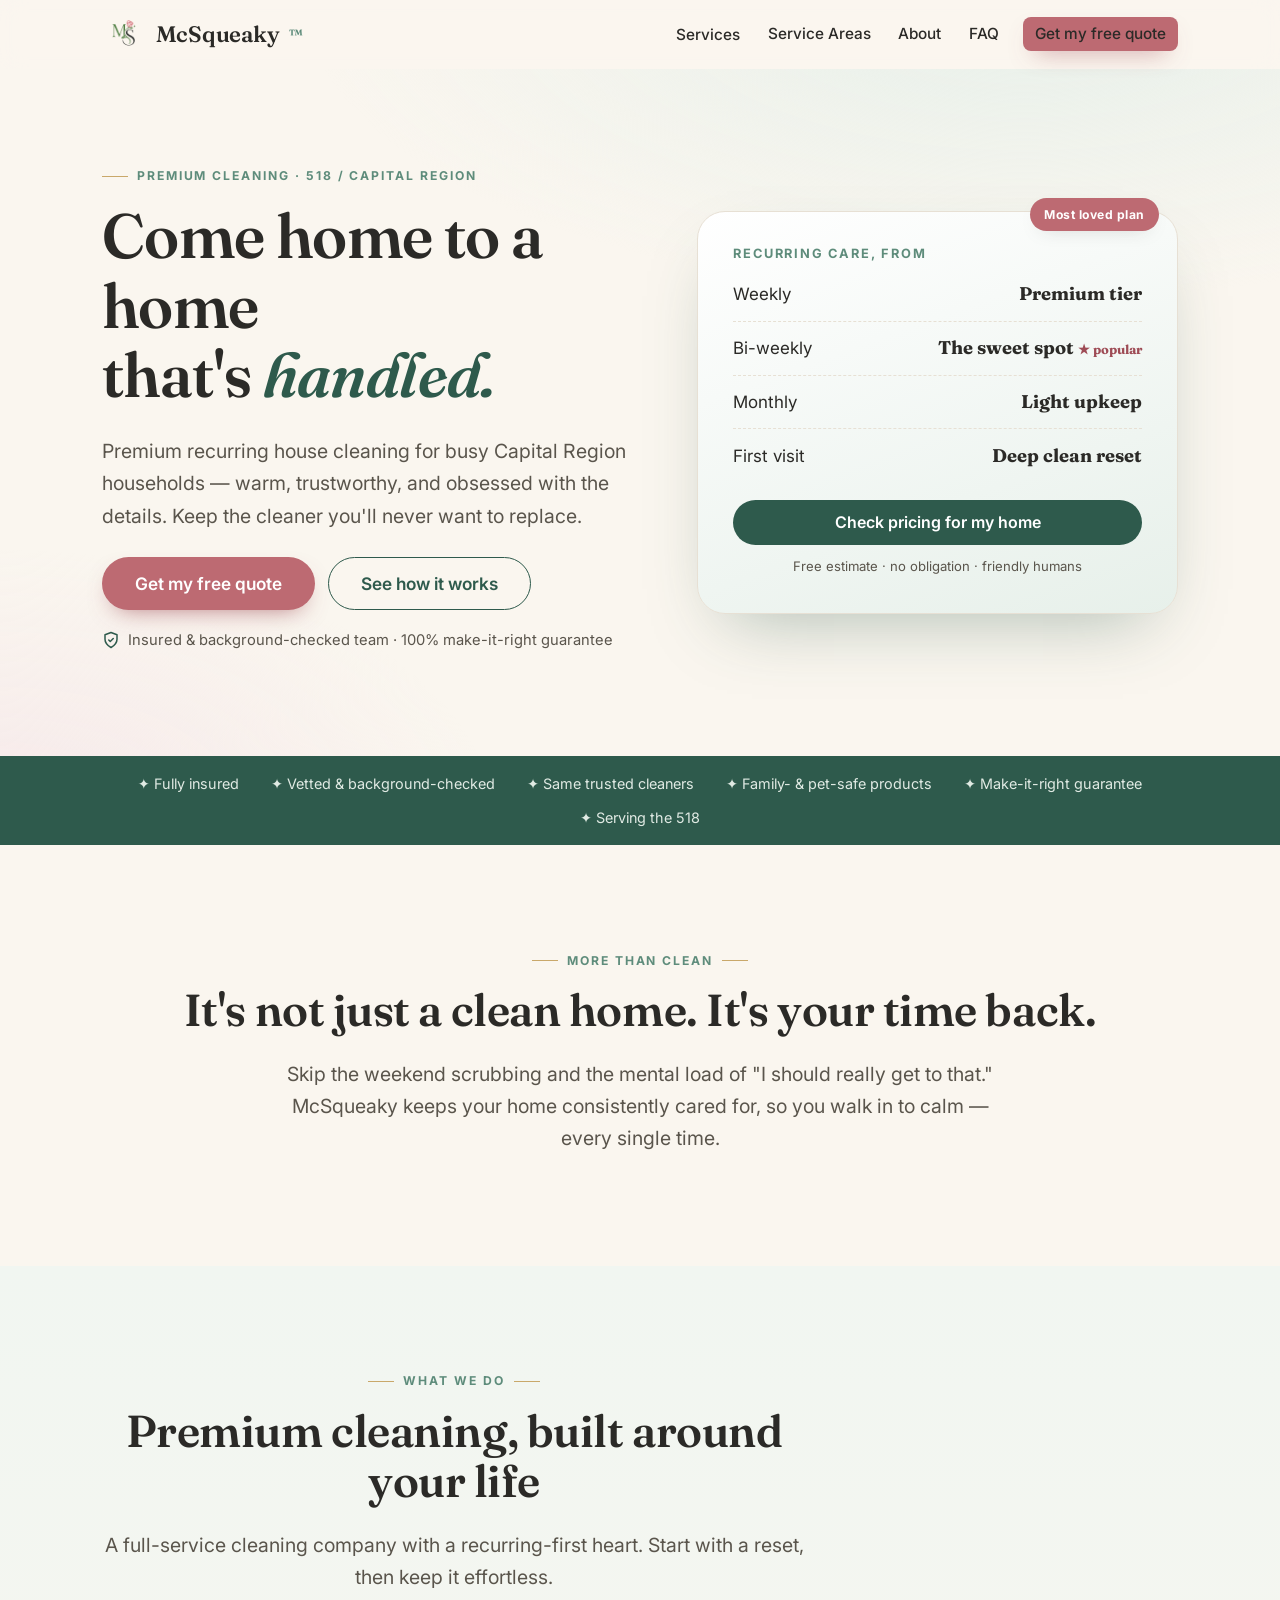
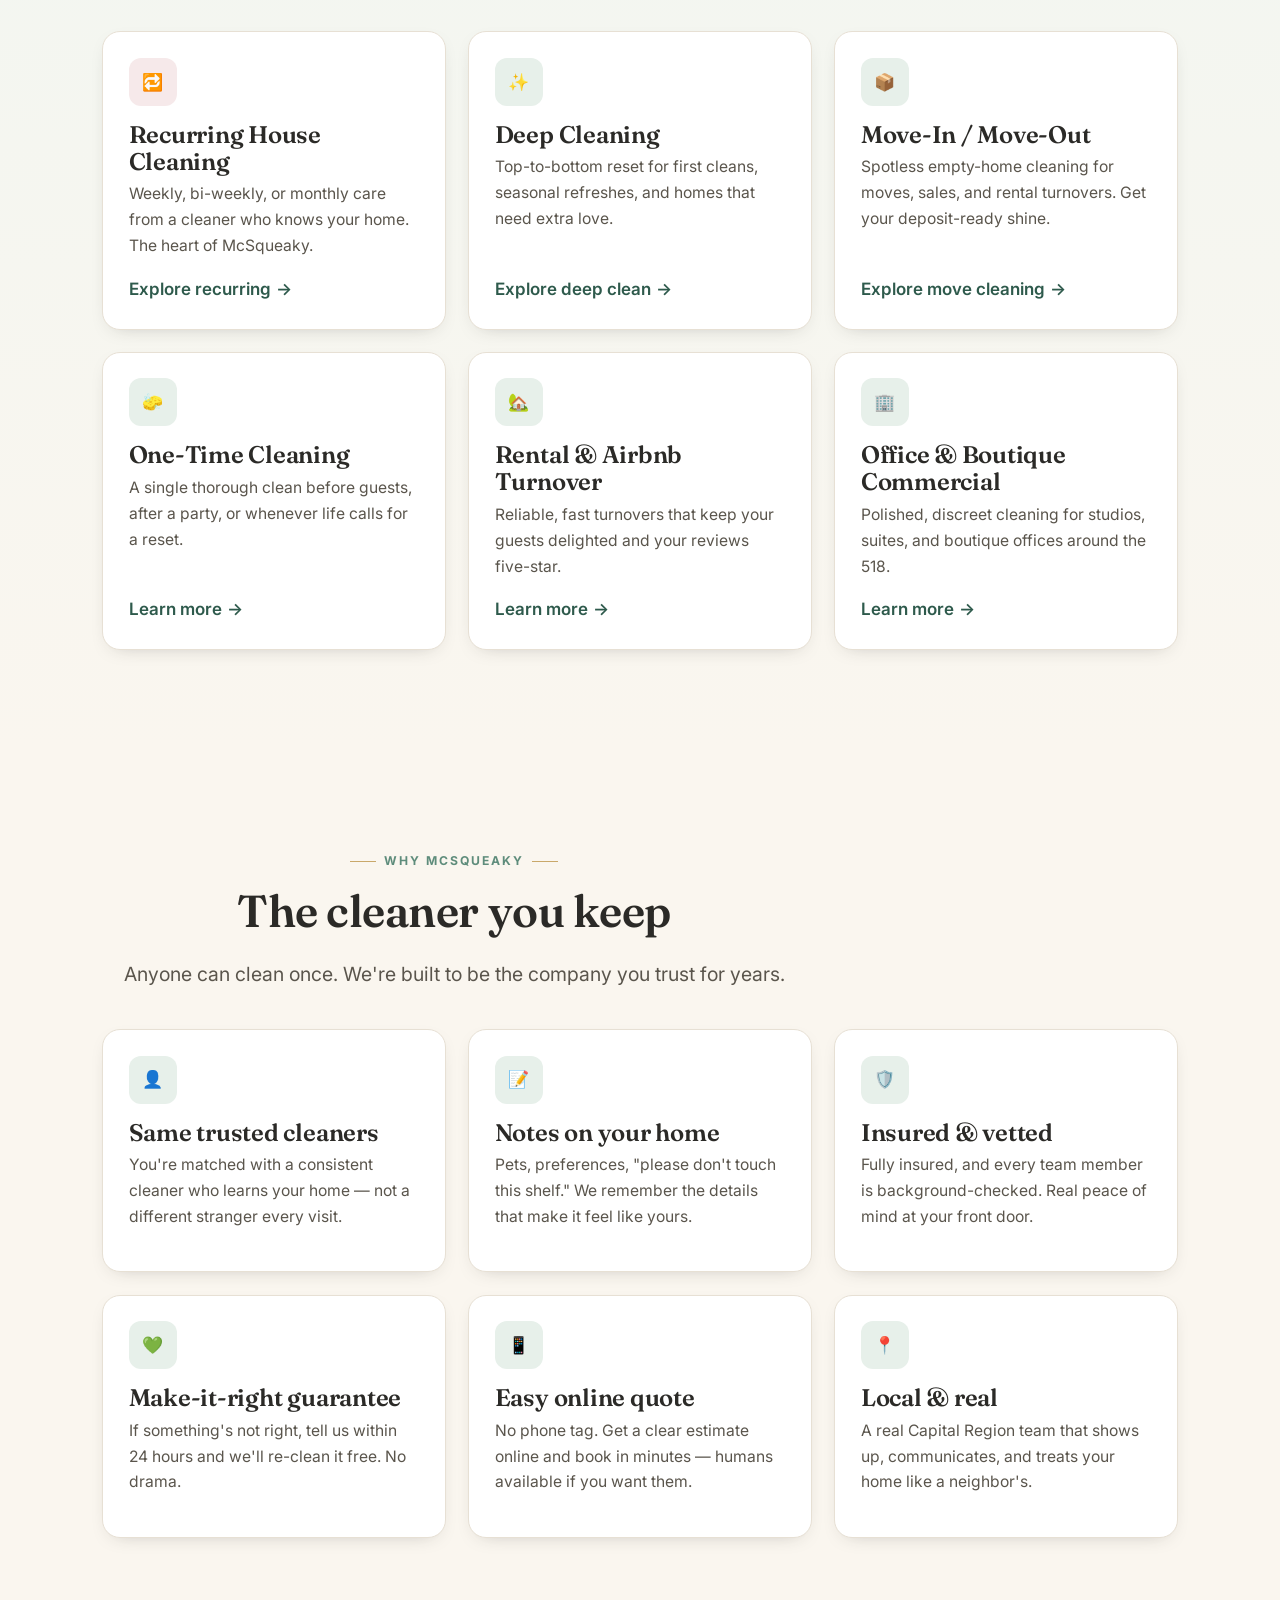
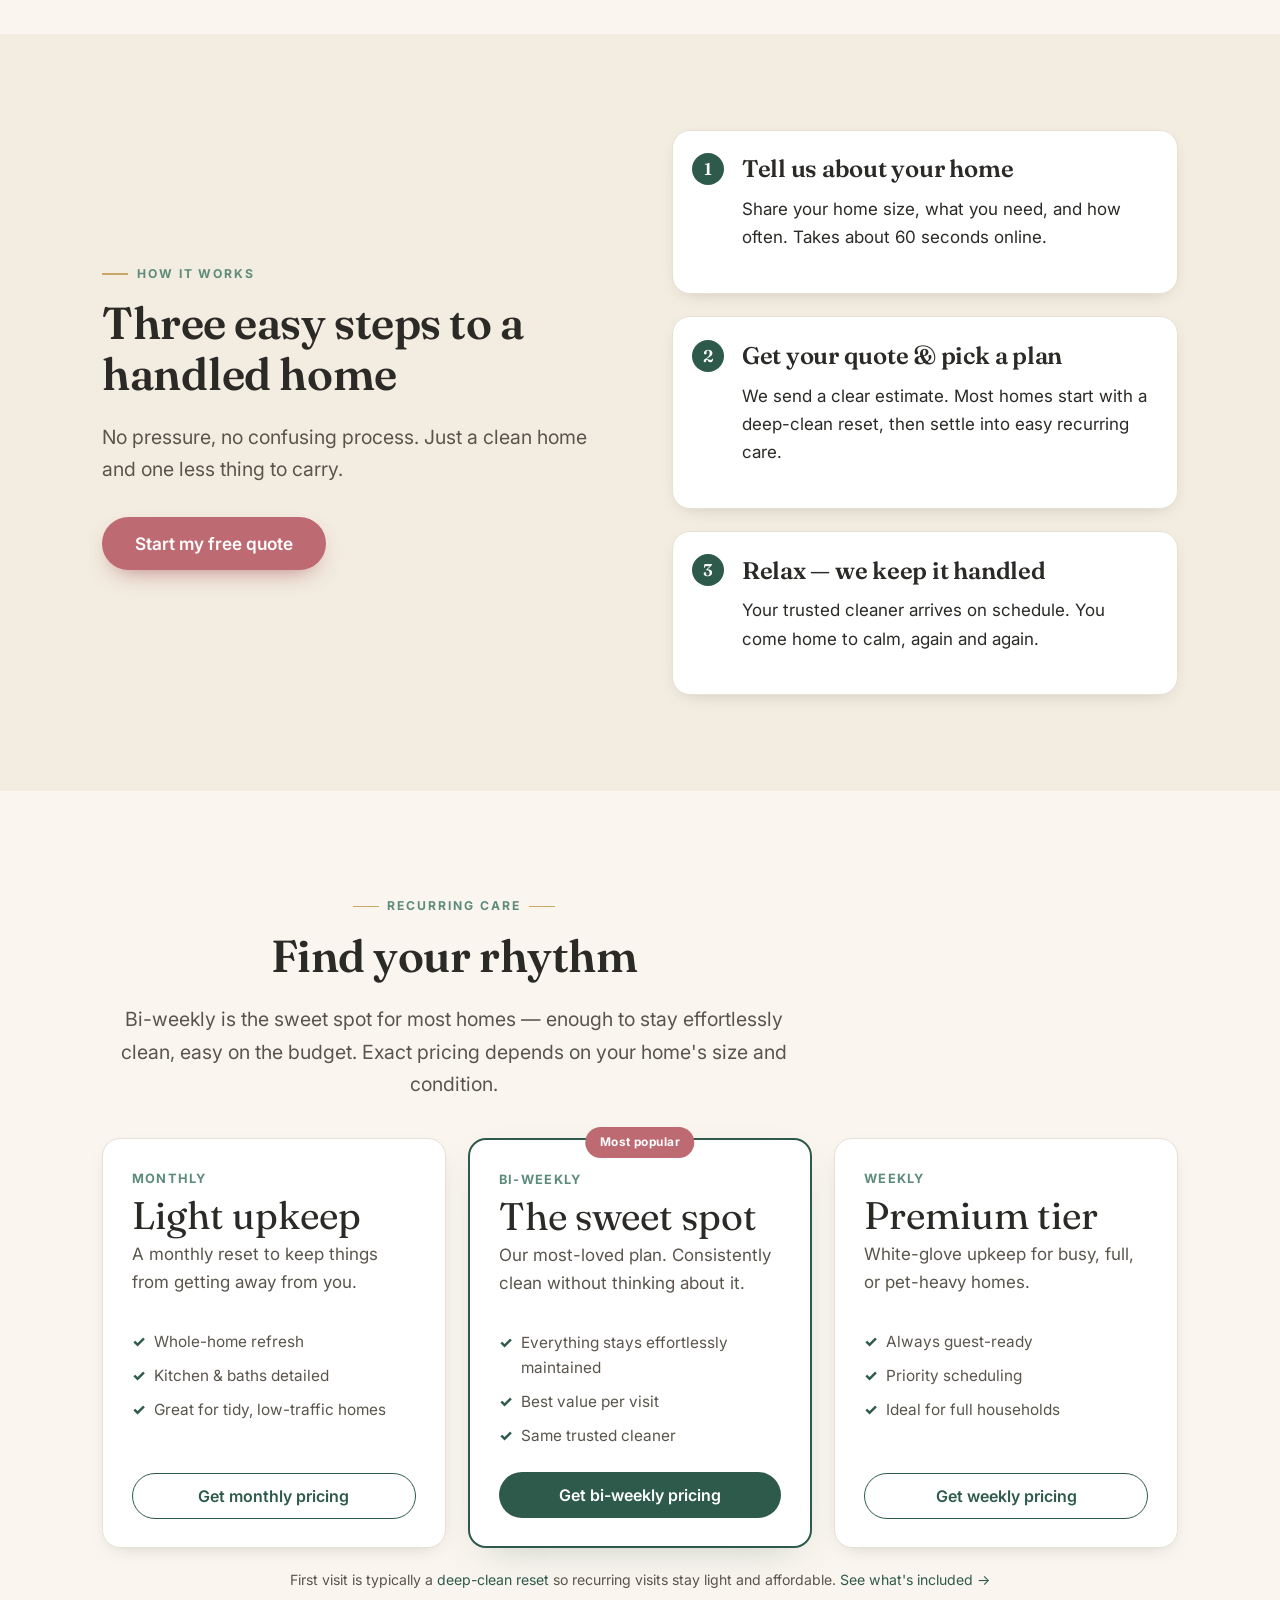
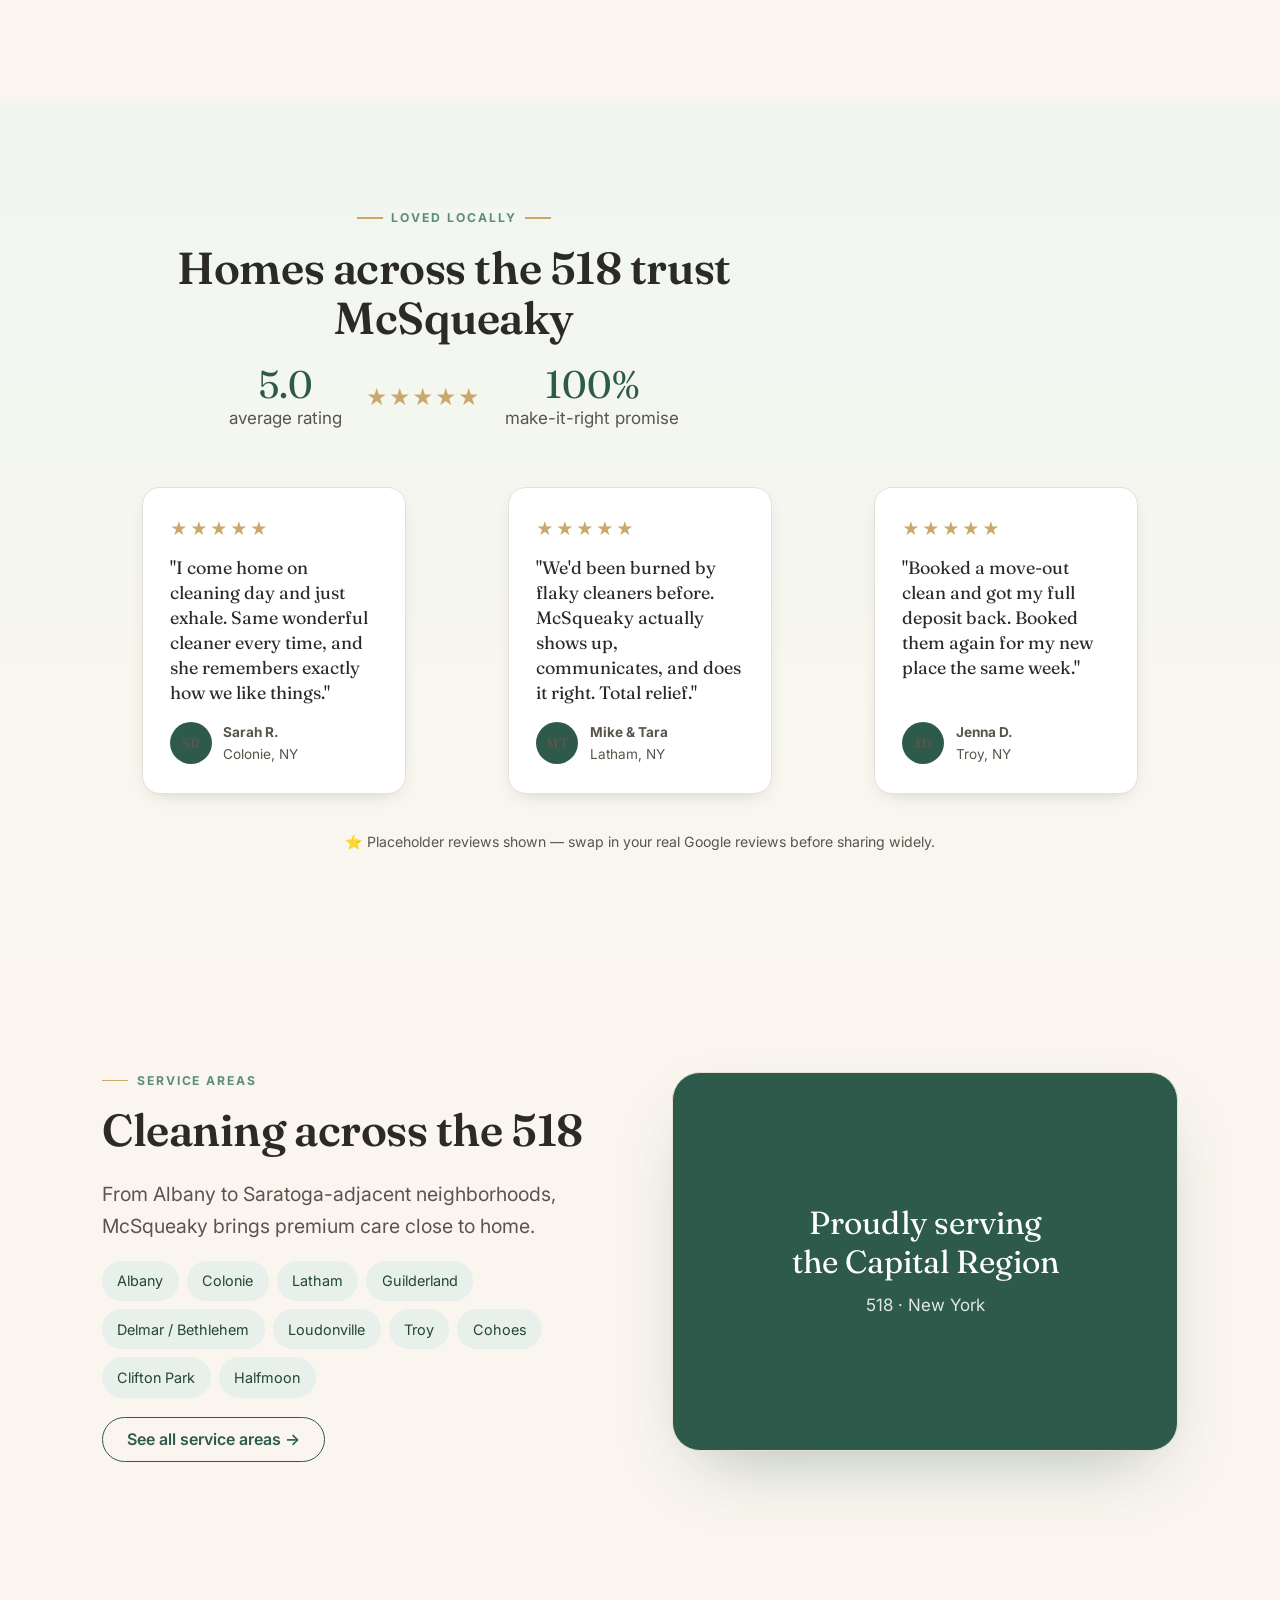
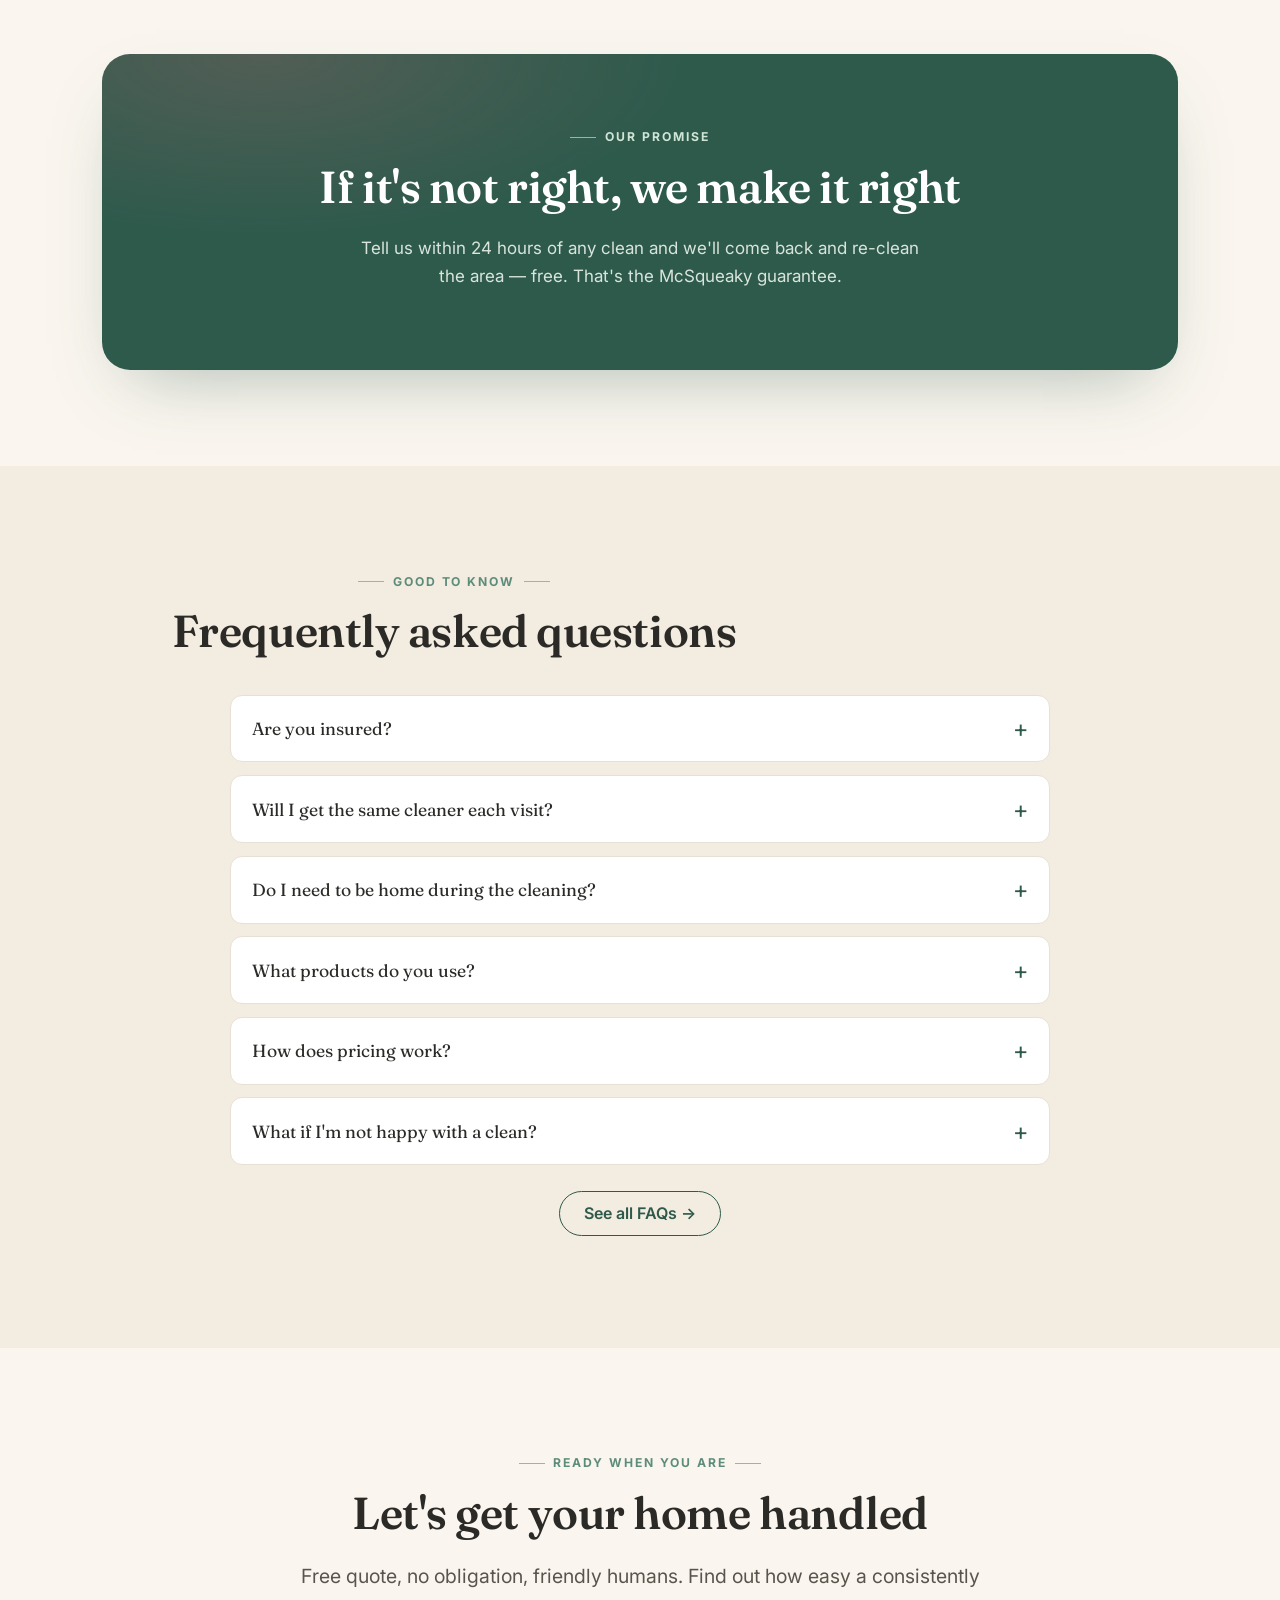
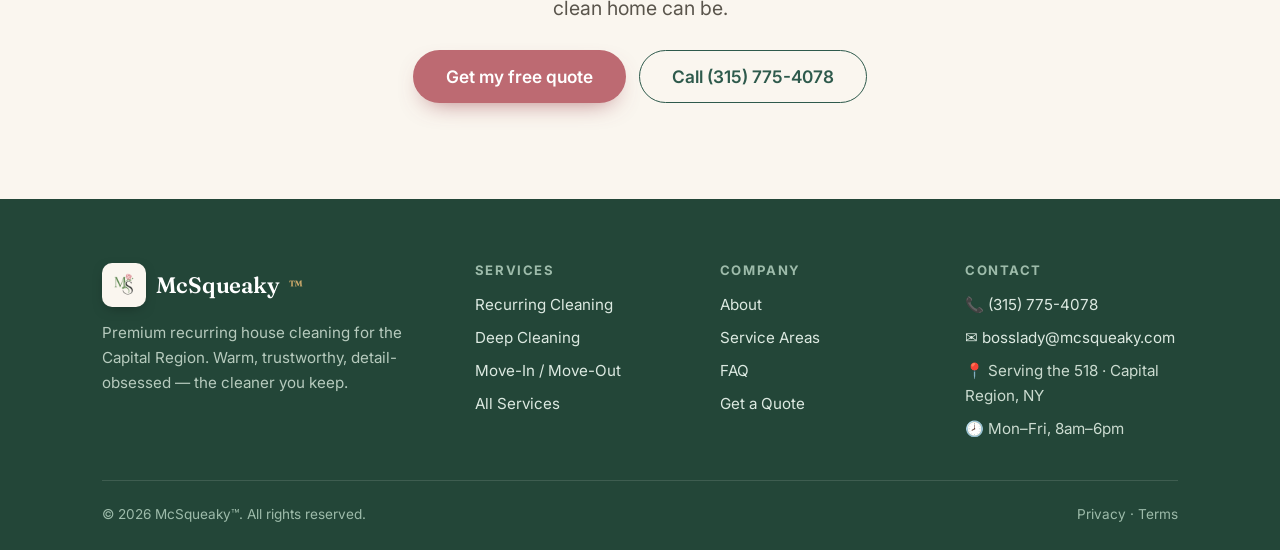
<file: index.html>
<!DOCTYPE html>
<html lang="en">
<head>
  <meta charset="UTF-8" />
  <meta name="viewport" content="width=device-width, initial-scale=1" />
  <title>McSqueaky™ — Premium Recurring House Cleaning in the Capital Region (518)</title>
  <meta name="description" content="Premium recurring house cleaning for busy Capital Region households. Warm, trustworthy, detail-obsessed cleaning in Albany, Colonie, Latham, Troy & the 518. Insured, vetted team. Get your free quote." />
  <link rel="canonical" href="https://mcsqueaky.com/" />
  <meta name="theme-color" content="#2E5A4C" />

  <!-- Open Graph / Twitter -->
  <meta property="og:type" content="website" />
  <meta property="og:title" content="McSqueaky™ — Premium Recurring House Cleaning · 518 Capital Region" />
  <meta property="og:description" content="The cleaner you keep. Warm, trustworthy, detail-obsessed home cleaning across Albany, Colonie, Latham, Troy & the Capital Region." />
  <meta property="og:url" content="https://mcsqueaky.com/" />
  <meta property="og:image" content="https://mcsqueaky.com/assets/logo.png" />
  <meta name="twitter:card" content="summary_large_image" />

  <link rel="icon" href="/assets/favicon.png" sizes="any" />
  <link rel="apple-touch-icon" href="/assets/apple-touch-icon.png" />
  <link rel="manifest" href="/site.webmanifest" />

  <!-- Fonts -->
  <link rel="preconnect" href="https://fonts.googleapis.com" />
  <link rel="preconnect" href="https://fonts.gstatic.com" crossorigin />
  <link href="https://fonts.googleapis.com/css2?family=Fraunces:opsz,wght@9..144,500;9..144,600&family=Inter:wght@400;500;600;700&display=swap" rel="stylesheet" />
  <link rel="stylesheet" href="/styles.css" />

  <!-- Structured data: LocalBusiness -->
  <script type="application/ld+json">
  {
    "@context": "https://schema.org",
    "@type": "HouseCleaningService",
    "name": "McSqueaky",
    "image": "https://mcsqueaky.com/assets/logo.png",
    "url": "https://mcsqueaky.com/",
    "telephone": "+1-315-775-4078",
    "email": "bosslady@mcsqueaky.com",
    "priceRange": "$$",
    "description": "Premium recurring residential cleaning for the Capital Region — recurring house cleaning, deep cleaning, and move-in/move-out cleaning.",
    "areaServed": ["Albany NY","Colonie NY","Latham NY","Guilderland NY","Delmar NY","Bethlehem NY","Loudonville NY","Troy NY","Cohoes NY","Clifton Park NY"],
    "address": { "@type": "PostalAddress", "addressRegion": "NY", "addressLocality": "Capital Region", "addressCountry": "US" },
    "openingHoursSpecification": [{ "@type": "OpeningHoursSpecification", "dayOfWeek": ["Monday","Tuesday","Wednesday","Thursday","Friday"], "opens": "08:00", "closes": "18:00" }],
    "aggregateRating": { "@type": "AggregateRating", "ratingValue": "5.0", "reviewCount": "—" },
    "makesOffer": [
      { "@type": "Offer", "itemOffered": { "@type": "Service", "name": "Recurring House Cleaning" } },
      { "@type": "Offer", "itemOffered": { "@type": "Service", "name": "Deep Cleaning" } },
      { "@type": "Offer", "itemOffered": { "@type": "Service", "name": "Move-In / Move-Out Cleaning" } }
    ]
  }
  </script>
  <!-- Structured data: FAQ -->
  <script type="application/ld+json">
  {
    "@context": "https://schema.org",
    "@type": "FAQPage",
    "mainEntity": [
      { "@type": "Question", "name": "Are you insured?", "acceptedAnswer": { "@type": "Answer", "text": "Yes. McSqueaky is fully insured and every cleaner on our team is vetted and background-checked before they ever set foot in your home." } },
      { "@type": "Question", "name": "Will I get the same cleaner each visit?", "acceptedAnswer": { "@type": "Answer", "text": "Whenever possible, yes. Recurring clients are matched with a consistent cleaner who learns your home and your preferences, with backup coverage so your schedule is never dropped." } },
      { "@type": "Question", "name": "Do I need to be home during the cleaning?", "acceptedAnswer": { "@type": "Answer", "text": "No. Most of our recurring clients give us secure access instructions and come home to a finished, reset home. You're always welcome to be there if you prefer." } },
      { "@type": "Question", "name": "What products do you use?", "acceptedAnswer": { "@type": "Answer", "text": "We use professional, eco-conscious products that are safe for families and pets. Have sensitivities or preferences? We note them on your home profile." } },
      { "@type": "Question", "name": "How does pricing work?", "acceptedAnswer": { "@type": "Answer", "text": "Pricing is based on the size and condition of your home and how often we clean. Recurring plans are priced below one-time cleans. Request a free quote and we'll send a clear estimate — no pressure." } },
      { "@type": "Question", "name": "What if I'm not happy with a clean?", "acceptedAnswer": { "@type": "Answer", "text": "Our make-it-right guarantee means if something isn't right, tell us within 24 hours and we'll come back and re-clean the area free." } }
    ]
  }
  </script>
</head>
<body>
  <a class="skip-link" href="#main">Skip to content</a>

  <!-- ===== Header ===== -->
  <header class="site-header">
    <div class="wrap nav">
      <a class="brand" href="/" aria-label="McSqueaky home">
        <img class="brand-mark" src="/assets/logo.png" alt="McSqueaky logo" width="44" height="44" />
        McSqueaky<span class="tm">™</span>
      </a>
      <button class="nav-toggle" aria-label="Open menu" aria-controls="primary-nav" aria-expanded="false"><span></span></button>
      <nav id="primary-nav" aria-label="Primary">
        <span class="has-sub">
          <a href="/services.html">Services</a>
          <span class="submenu">
            <a href="/recurring-cleaning.html">Recurring Cleaning</a>
            <a href="/deep-cleaning.html">Deep Cleaning</a>
            <a href="/move-in-move-out.html">Move-In / Move-Out</a>
            <a href="/services.html">All services →</a>
          </span>
        </span>
        <a href="/service-areas.html">Service Areas</a>
        <a href="/about.html">About</a>
        <a href="/faq.html">FAQ</a>
        <a class="btn btn-primary nav-cta" href="/quote.html">Get my free quote</a>
      </nav>
    </div>
  </header>

  <main id="main">
    <!-- ===== Hero ===== -->
    <section class="hero">
      <div class="wrap">
        <div class="hero-copy">
          <span class="eyebrow">Premium cleaning · 518 / Capital Region</span>
          <h1>Come home to a home that's&nbsp;<span class="accent">handled.</span></h1>
          <p class="lede">Premium recurring house cleaning for busy Capital Region households — warm, trustworthy, and obsessed with the details. Keep the cleaner you'll never want to replace.</p>
          <div class="hero-actions">
            <a class="btn btn-primary btn-lg" href="/quote.html">Get my free quote</a>
            <a class="btn btn-ghost btn-lg" href="#how">See how it works</a>
          </div>
          <p class="hero-note">
            <svg width="18" height="18" viewBox="0 0 24 24" fill="none" stroke="#2E5A4C" stroke-width="2" stroke-linecap="round" stroke-linejoin="round"><path d="M12 2 4 5v6c0 5 3.4 8.4 8 11 4.6-2.6 8-6 8-11V5z"/><path d="M9 12l2 2 4-4"/></svg>
            Insured &amp; background-checked team · 100% make-it-right guarantee
          </p>
        </div>
        <div class="hero-media">
          <div class="hero-card">
            <span class="ribbon">Most loved plan</span>
            <h3>Recurring care, from</h3>
            <div class="plan-row"><span>Weekly</span> <b>Premium tier</b></div>
            <div class="plan-row"><span>Bi-weekly</span> <b>The sweet spot <span class="tag">★ popular</span></b></div>
            <div class="plan-row"><span>Monthly</span> <b>Light upkeep</b></div>
            <div class="plan-row"><span>First visit</span> <b>Deep clean reset</b></div>
            <a class="btn btn-green btn-block" href="/quote.html" style="margin-top:1.1rem">Check pricing for my home</a>
            <p class="muted" style="font-size:.82rem;text-align:center;margin:.7rem 0 0">Free estimate · no obligation · friendly humans</p>
          </div>
        </div>
      </div>
    </section>

    <!-- ===== Trust bar ===== -->
    <div class="trustbar">
      <div class="wrap">
        <span>✦ Fully insured</span>
        <span>✦ Vetted &amp; background-checked</span>
        <span>✦ Same trusted cleaners</span>
        <span>✦ Family- &amp; pet-safe products</span>
        <span>✦ Make-it-right guarantee</span>
        <span>✦ Serving the 518</span>
      </div>
    </div>

    <!-- ===== Emotional intro ===== -->
    <section class="section center">
      <div class="wrap">
        <span class="eyebrow">More than clean</span>
        <h2>It's not just a clean home. It's your time&nbsp;back.</h2>
        <p class="lede center">Skip the weekend scrubbing and the mental load of "I should really get to that." McSqueaky keeps your home consistently cared for, so you walk in to calm — every single time.</p>
      </div>
    </section>

    <!-- ===== Services ===== -->
    <section class="section band-tint" id="services">
      <div class="wrap">
        <div class="section-head center">
          <span class="eyebrow">What we do</span>
          <h2>Premium cleaning, built around your life</h2>
          <p class="lede center">A full-service cleaning company with a recurring-first heart. Start with a reset, then keep it effortless.</p>
        </div>
        <div class="grid grid-3">
          <article class="card card--feature">
            <div class="ico" aria-hidden="true">🔁</div>
            <h3>Recurring House Cleaning</h3>
            <p>Weekly, bi-weekly, or monthly care from a cleaner who knows your home. The heart of McSqueaky.</p>
            <a class="card-link" href="/recurring-cleaning.html">Explore recurring</a>
          </article>
          <article class="card">
            <div class="ico" aria-hidden="true">✨</div>
            <h3>Deep Cleaning</h3>
            <p>Top-to-bottom reset for first cleans, seasonal refreshes, and homes that need extra love.</p>
            <a class="card-link" href="/deep-cleaning.html">Explore deep clean</a>
          </article>
          <article class="card">
            <div class="ico" aria-hidden="true">📦</div>
            <h3>Move-In / Move-Out</h3>
            <p>Spotless empty-home cleaning for moves, sales, and rental turnovers. Get your deposit-ready shine.</p>
            <a class="card-link" href="/move-in-move-out.html">Explore move cleaning</a>
          </article>
          <article class="card">
            <div class="ico" aria-hidden="true">🧽</div>
            <h3>One-Time Cleaning</h3>
            <p>A single thorough clean before guests, after a party, or whenever life calls for a reset.</p>
            <a class="card-link" href="/services.html#one-time">Learn more</a>
          </article>
          <article class="card">
            <div class="ico" aria-hidden="true">🏡</div>
            <h3>Rental &amp; Airbnb Turnover</h3>
            <p>Reliable, fast turnovers that keep your guests delighted and your reviews five-star.</p>
            <a class="card-link" href="/services.html#turnover">Learn more</a>
          </article>
          <article class="card">
            <div class="ico" aria-hidden="true">🏢</div>
            <h3>Office &amp; Boutique Commercial</h3>
            <p>Polished, discreet cleaning for studios, suites, and boutique offices around the 518.</p>
            <a class="card-link" href="/services.html#commercial">Learn more</a>
          </article>
        </div>
      </div>
    </section>

    <!-- ===== Why McSqueaky ===== -->
    <section class="section">
      <div class="wrap">
        <div class="section-head center">
          <span class="eyebrow">Why McSqueaky</span>
          <h2>The cleaner you keep</h2>
          <p class="lede center">Anyone can clean once. We're built to be the company you trust for years.</p>
        </div>
        <div class="grid grid-3">
          <div class="card"><div class="ico" aria-hidden="true">👤</div><h3>Same trusted cleaners</h3><p>You're matched with a consistent cleaner who learns your home — not a different stranger every visit.</p></div>
          <div class="card"><div class="ico" aria-hidden="true">📝</div><h3>Notes on your home</h3><p>Pets, preferences, "please don't touch this shelf." We remember the details that make it feel like yours.</p></div>
          <div class="card"><div class="ico" aria-hidden="true">🛡️</div><h3>Insured &amp; vetted</h3><p>Fully insured, and every team member is background-checked. Real peace of mind at your front door.</p></div>
          <div class="card"><div class="ico" aria-hidden="true">💚</div><h3>Make-it-right guarantee</h3><p>If something's not right, tell us within 24 hours and we'll re-clean it free. No drama.</p></div>
          <div class="card"><div class="ico" aria-hidden="true">📱</div><h3>Easy online quote</h3><p>No phone tag. Get a clear estimate online and book in minutes — humans available if you want them.</p></div>
          <div class="card"><div class="ico" aria-hidden="true">📍</div><h3>Local &amp; real</h3><p>A real Capital Region team that shows up, communicates, and treats your home like a neighbor's.</p></div>
        </div>
      </div>
    </section>

    <!-- ===== How it works ===== -->
    <section class="section band-cream" id="how">
      <div class="wrap">
        <div class="split">
          <div>
            <span class="eyebrow">How it works</span>
            <h2>Three easy steps to a handled home</h2>
            <p class="lede">No pressure, no confusing process. Just a clean home and one less thing to carry.</p>
            <a class="btn btn-primary btn-lg" href="/quote.html" style="margin-top:1rem">Start my free quote</a>
          </div>
          <div class="steps">
            <div class="step"><h3>Tell us about your home</h3><p>Share your home size, what you need, and how often. Takes about 60 seconds online.</p></div>
            <div class="step"><h3>Get your quote &amp; pick a plan</h3><p>We send a clear estimate. Most homes start with a deep-clean reset, then settle into easy recurring care.</p></div>
            <div class="step"><h3>Relax — we keep it handled</h3><p>Your trusted cleaner arrives on schedule. You come home to calm, again and again.</p></div>
          </div>
        </div>
      </div>
    </section>

    <!-- ===== Recurring spotlight ===== -->
    <section class="section">
      <div class="wrap">
        <div class="section-head center">
          <span class="eyebrow">Recurring care</span>
          <h2>Find your rhythm</h2>
          <p class="lede center">Bi-weekly is the sweet spot for most homes — enough to stay effortlessly clean, easy on the budget. Exact pricing depends on your home's size and condition.</p>
        </div>
        <div class="price-grid">
          <div class="price-card">
            <span class="cadence">Monthly</span>
            <div class="amt">Light upkeep</div>
            <p class="muted">A monthly reset to keep things from getting away from you.</p>
            <ul><li>Whole-home refresh</li><li>Kitchen &amp; baths detailed</li><li>Great for tidy, low-traffic homes</li></ul>
            <a class="btn btn-ghost btn-block" href="/quote.html">Get monthly pricing</a>
          </div>
          <div class="price-card is-featured">
            <span class="cadence">Bi-weekly</span>
            <div class="amt">The sweet spot</div>
            <p class="muted">Our most-loved plan. Consistently clean without thinking about it.</p>
            <ul><li>Everything stays effortlessly maintained</li><li>Best value per visit</li><li>Same trusted cleaner</li></ul>
            <a class="btn btn-green btn-block" href="/quote.html">Get bi-weekly pricing</a>
          </div>
          <div class="price-card">
            <span class="cadence">Weekly</span>
            <div class="amt">Premium tier</div>
            <p class="muted">White-glove upkeep for busy, full, or pet-heavy homes.</p>
            <ul><li>Always guest-ready</li><li>Priority scheduling</li><li>Ideal for full households</li></ul>
            <a class="btn btn-ghost btn-block" href="/quote.html">Get weekly pricing</a>
          </div>
        </div>
        <p class="price-note">First visit is typically a <a href="/deep-cleaning.html">deep-clean reset</a> so recurring visits stay light and affordable. <a href="/recurring-cleaning.html">See what's included →</a></p>
      </div>
    </section>

    <!-- ===== Reviews ===== -->
    <section class="section band-tint" id="reviews">
      <div class="wrap">
        <div class="section-head center">
          <span class="eyebrow">Loved locally</span>
          <h2>Homes across the 518 trust McSqueaky</h2>
          <div class="rating-strip" style="margin-top:1rem">
            <div><div class="num">5.0</div><div class="muted">average rating</div></div>
            <div class="stars">★★★★★</div>
            <div><div class="num">100%</div><div class="muted">make-it-right promise</div></div>
          </div>
        </div>
        <div class="grid grid-3">
          <figure class="quote-card"><div class="stars">★★★★★</div><blockquote>"I come home on cleaning day and just exhale. Same wonderful cleaner every time, and she remembers exactly how we like things."</blockquote><figcaption class="who"><span class="avatar">SR</span><span><b>Sarah R.</b><span>Colonie, NY</span></span></figcaption></figure>
          <figure class="quote-card"><div class="stars">★★★★★</div><blockquote>"We'd been burned by flaky cleaners before. McSqueaky actually shows up, communicates, and does it right. Total relief."</blockquote><figcaption class="who"><span class="avatar">MT</span><span><b>Mike &amp; Tara</b><span>Latham, NY</span></span></figcaption></figure>
          <figure class="quote-card"><div class="stars">★★★★★</div><blockquote>"Booked a move-out clean and got my full deposit back. Booked them again for my new place the same week."</blockquote><figcaption class="who"><span class="avatar">JD</span><span><b>Jenna D.</b><span>Troy, NY</span></span></figcaption></figure>
        </div>
        <p class="price-note">⭐ Placeholder reviews shown — swap in your real Google reviews before sharing widely.</p>
      </div>
    </section>

    <!-- ===== Service area ===== -->
    <section class="section">
      <div class="wrap">
        <div class="split reverse">
          <div class="split-media">
            <div class="media-frame" style="display:grid;place-items:center;background:var(--green);color:#fff;text-align:center;padding:2rem">
              <div>
                <div style="font-family:var(--serif);font-size:2rem;line-height:1.2">Proudly serving<br>the Capital Region</div>
                <div style="margin-top:.6rem;opacity:.85">518 · New York</div>
              </div>
            </div>
          </div>
          <div>
            <span class="eyebrow">Service areas</span>
            <h2>Cleaning across the 518</h2>
            <p class="lede">From Albany to Saratoga-adjacent neighborhoods, McSqueaky brings premium care close to home.</p>
            <ul class="pills pills--green" style="margin:1.2rem 0">
              <li>Albany</li><li>Colonie</li><li>Latham</li><li>Guilderland</li><li>Delmar / Bethlehem</li><li>Loudonville</li><li>Troy</li><li>Cohoes</li><li>Clifton Park</li><li>Halfmoon</li>
            </ul>
            <a class="btn btn-ghost" href="/service-areas.html">See all service areas →</a>
          </div>
        </div>
      </div>
    </section>

    <!-- ===== Guarantee band ===== -->
    <section class="section">
      <div class="wrap">
        <div class="cta-band">
          <span class="eyebrow" style="color:#CFE6D7">Our promise</span>
          <h2>If it's not right, we make it right</h2>
          <p>Tell us within 24 hours of any clean and we'll come back and re-clean the area — free. That's the McSqueaky guarantee.</p>
        </div>
      </div>
    </section>

    <!-- ===== FAQ ===== -->
    <section class="section band-cream" id="faq">
      <div class="wrap">
        <div class="section-head center">
          <span class="eyebrow">Good to know</span>
          <h2>Frequently asked questions</h2>
        </div>
        <div class="faq-list">
          <div class="faq-item"><button aria-expanded="false">Are you insured?</button><div class="answer"><p>Yes. McSqueaky is fully insured and every cleaner on our team is vetted and background-checked before they ever set foot in your home.</p></div></div>
          <div class="faq-item"><button aria-expanded="false">Will I get the same cleaner each visit?</button><div class="answer"><p>Whenever possible, yes. Recurring clients are matched with a consistent cleaner who learns your home and preferences, with backup coverage so your schedule is never dropped.</p></div></div>
          <div class="faq-item"><button aria-expanded="false">Do I need to be home during the cleaning?</button><div class="answer"><p>No. Most recurring clients give us secure access instructions and come home to a finished, reset home. You're always welcome to be there if you prefer.</p></div></div>
          <div class="faq-item"><button aria-expanded="false">What products do you use?</button><div class="answer"><p>Professional, eco-conscious products that are safe for families and pets. Have sensitivities or preferences? We note them on your home profile.</p></div></div>
          <div class="faq-item"><button aria-expanded="false">How does pricing work?</button><div class="answer"><p>Pricing is based on the size and condition of your home and how often we clean. Recurring plans are priced below one-time cleans. Request a free quote and we'll send a clear estimate — no pressure.</p></div></div>
          <div class="faq-item"><button aria-expanded="false">What if I'm not happy with a clean?</button><div class="answer"><p>Our make-it-right guarantee: tell us within 24 hours and we'll come back and re-clean the area free.</p></div></div>
        </div>
        <p class="center" style="margin-top:1.6rem"><a class="btn btn-ghost" href="/faq.html">See all FAQs →</a></p>
      </div>
    </section>

    <!-- ===== Final CTA ===== -->
    <section class="section">
      <div class="wrap center">
        <span class="eyebrow">Ready when you are</span>
        <h2>Let's get your home handled</h2>
        <p class="lede center">Free quote, no obligation, friendly humans. Find out how easy a consistently clean home can be.</p>
        <div class="hero-actions" style="justify-content:center">
          <a class="btn btn-primary btn-lg" href="/quote.html">Get my free quote</a>
          <a class="btn btn-ghost btn-lg" href="tel:+13157754078">Call (315) 775-4078</a>
        </div>
      </div>
    </section>
  </main>

  <!-- ===== Footer ===== -->
  <footer class="site-footer">
    <div class="wrap">
      <div class="footer-grid">
        <div class="footer-about">
          <a class="brand" href="/"><img class="brand-mark brand-mark--chip" src="/assets/logo.png" alt="" width="40" height="40" />McSqueaky<span class="tm">™</span></a>
          <p>Premium recurring house cleaning for the Capital Region. Warm, trustworthy, detail-obsessed — the cleaner you keep.</p>
        </div>
        <div>
          <h4>Services</h4>
          <ul>
            <li><a href="/recurring-cleaning.html">Recurring Cleaning</a></li>
            <li><a href="/deep-cleaning.html">Deep Cleaning</a></li>
            <li><a href="/move-in-move-out.html">Move-In / Move-Out</a></li>
            <li><a href="/services.html">All Services</a></li>
          </ul>
        </div>
        <div>
          <h4>Company</h4>
          <ul>
            <li><a href="/about.html">About</a></li>
            <li><a href="/service-areas.html">Service Areas</a></li>
            <li><a href="/faq.html">FAQ</a></li>
            <li><a href="/quote.html">Get a Quote</a></li>
          </ul>
        </div>
        <div class="footer-contact">
          <h4>Contact</h4>
          <ul>
            <li><a href="tel:+13157754078">📞 (315) 775-4078</a></li>
            <li><a href="mailto:bosslady@mcsqueaky.com">✉️ bosslady@mcsqueaky.com</a></li>
            <li>📍 Serving the 518 · Capital Region, NY</li>
            <li>🕗 Mon–Fri, 8am–6pm</li>
          </ul>
        </div>
      </div>
      <div class="footer-bottom">
        <span>© <span id="year">2026</span> McSqueaky™. All rights reserved.</span>
        <span><a href="/privacy.html">Privacy</a> · <a href="/terms.html">Terms</a></span>
      </div>
    </div>
  </footer>

  <script src="/script.js" defer></script>
</body>
</html>
</file>
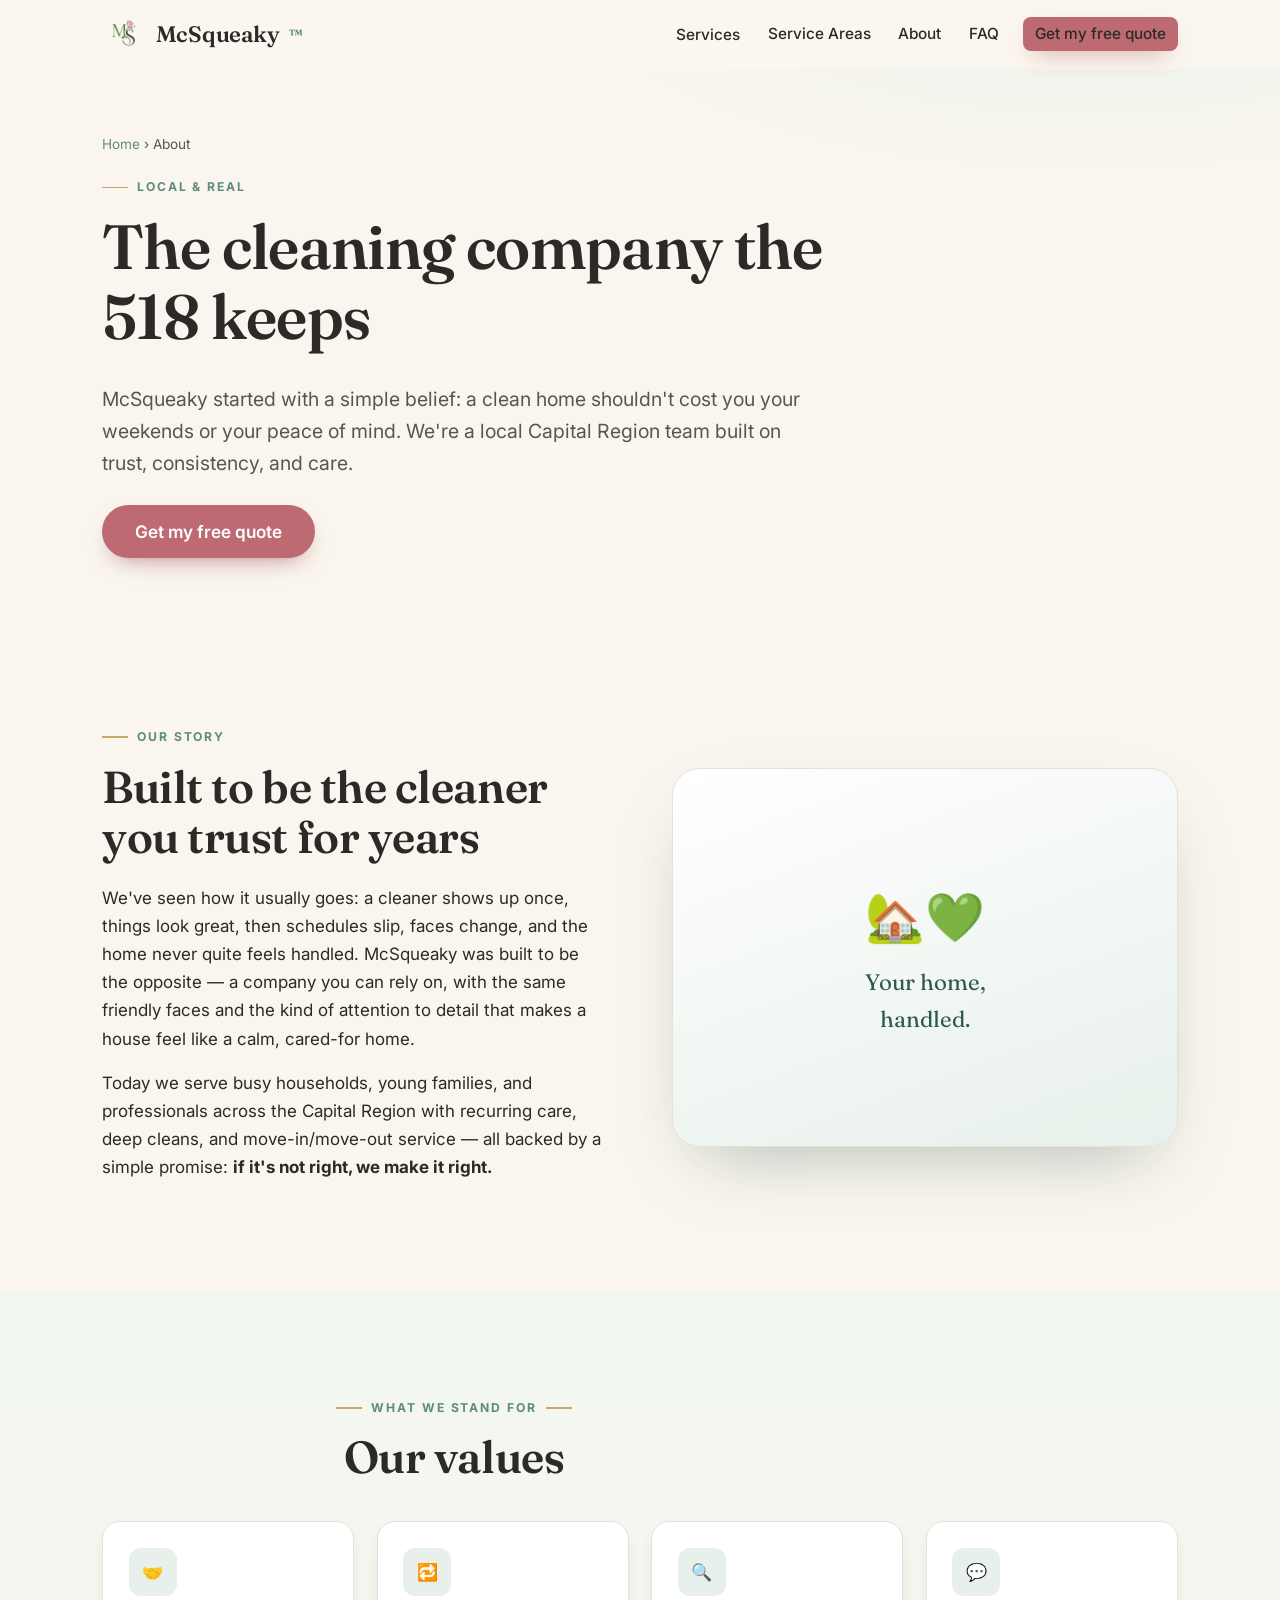
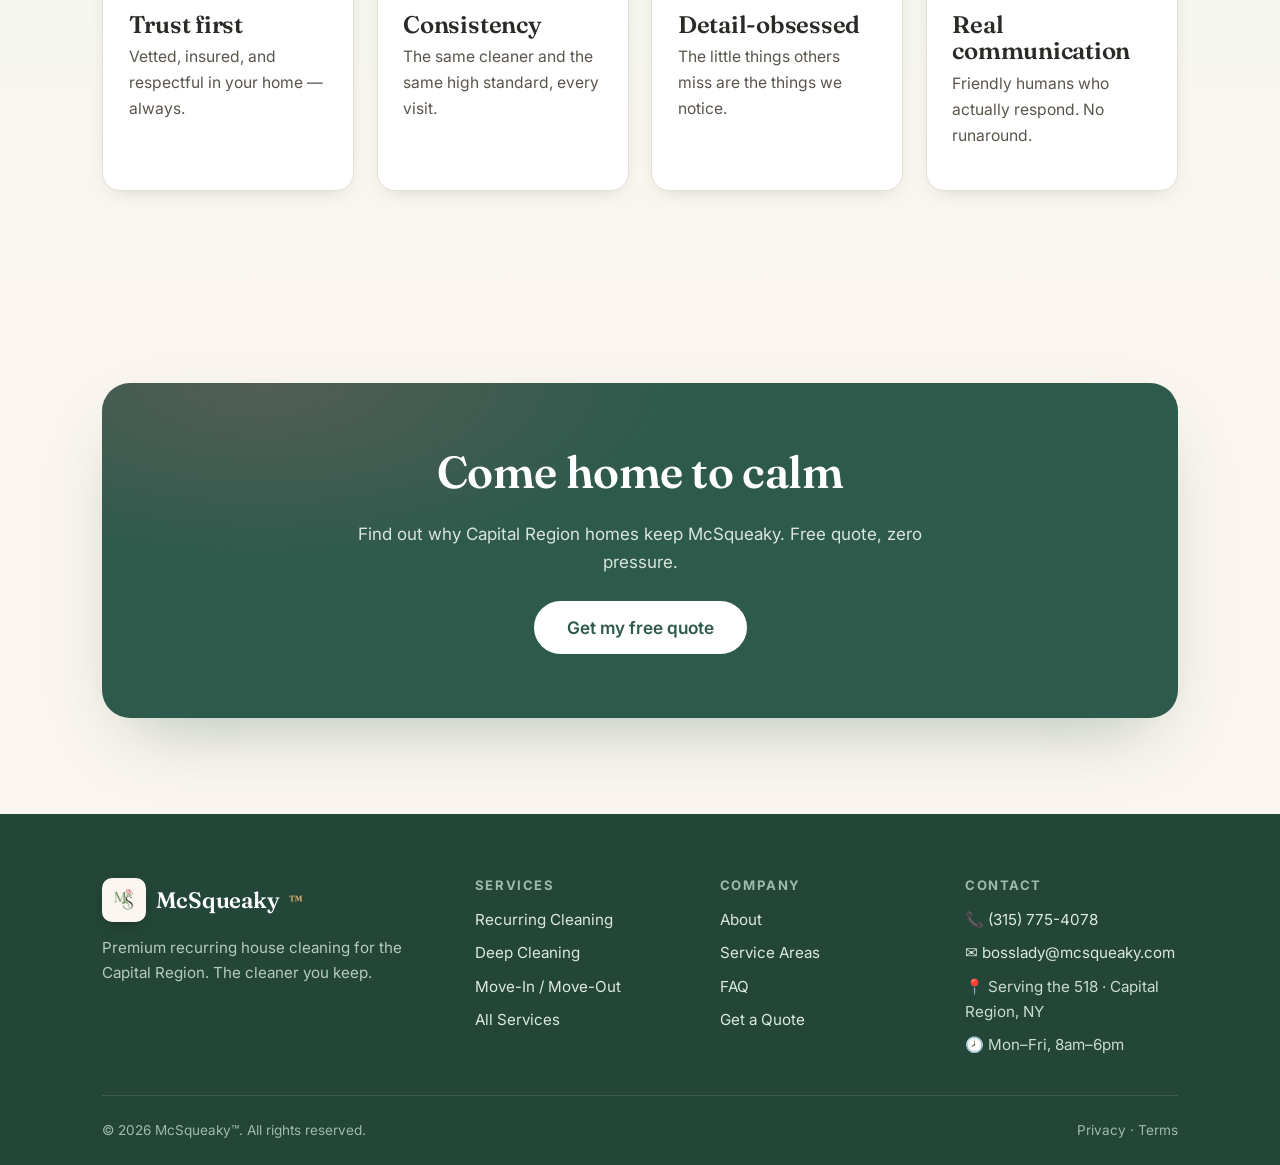
<file: about.html>
<!DOCTYPE html>
<html lang="en">
<head>
  <meta charset="UTF-8" />
  <meta name="viewport" content="width=device-width, initial-scale=1" />
  <title>About McSqueaky™ — A Trusted Local Cleaning Company in the 518</title>
  <meta name="description" content="McSqueaky is a premium local cleaning company serving the Capital Region. Meet the team behind the warm, trustworthy, detail-obsessed cleaning the 518 keeps coming back to." />
  <link rel="canonical" href="https://mcsqueaky.com/about.html" />
  <meta name="theme-color" content="#2E5A4C" />
  <meta property="og:title" content="About McSqueaky™" />
  <meta property="og:description" content="A real Capital Region team that treats your home like a neighbor's." />
  <meta property="og:type" content="website" />
  <meta property="og:url" content="https://mcsqueaky.com/about.html" />
  <link rel="icon" href="/assets/favicon.png" sizes="any" />
  <link rel="apple-touch-icon" href="/assets/apple-touch-icon.png" />
  <link rel="manifest" href="/site.webmanifest" />
  <link rel="preconnect" href="https://fonts.googleapis.com" />
  <link rel="preconnect" href="https://fonts.gstatic.com" crossorigin />
  <link href="https://fonts.googleapis.com/css2?family=Fraunces:opsz,wght@9..144,500;9..144,600&family=Inter:wght@400;500;600;700&display=swap" rel="stylesheet" />
  <link rel="stylesheet" href="/styles.css" />
</head>
<body>
  <a class="skip-link" href="#main">Skip to content</a>
  <header class="site-header">
    <div class="wrap nav">
      <a class="brand" href="/" aria-label="McSqueaky home"><img class="brand-mark" src="/assets/logo.png" alt="McSqueaky logo" width="44" height="44" />McSqueaky<span class="tm">™</span></a>
      <button class="nav-toggle" aria-label="Open menu" aria-controls="primary-nav" aria-expanded="false"><span></span></button>
      <nav id="primary-nav" aria-label="Primary">
        <span class="has-sub"><a href="/services.html">Services</a><span class="submenu"><a href="/recurring-cleaning.html">Recurring Cleaning</a><a href="/deep-cleaning.html">Deep Cleaning</a><a href="/move-in-move-out.html">Move-In / Move-Out</a><a href="/services.html">All services →</a></span></span>
        <a href="/service-areas.html">Service Areas</a>
        <a href="/about.html">About</a>
        <a href="/faq.html">FAQ</a>
        <a class="btn btn-primary nav-cta" href="/quote.html">Get my free quote</a>
      </nav>
    </div>
  </header>

  <main id="main">
    <section class="page-hero">
      <div class="wrap">
        <p class="breadcrumb"><a href="/">Home</a> › About</p>
        <span class="eyebrow">Local &amp; real</span>
        <h1>The cleaning company the 518 keeps</h1>
        <p class="lede">McSqueaky started with a simple belief: a clean home shouldn't cost you your weekends or your peace of mind. We're a local Capital Region team built on trust, consistency, and care.</p>
        <div class="hero-actions"><a class="btn btn-primary btn-lg" href="/quote.html">Get my free quote</a></div>
      </div>
    </section>

    <section class="section">
      <div class="wrap split">
        <div>
          <span class="eyebrow">Our story</span>
          <h2>Built to be the cleaner you trust for years</h2>
          <p>We've seen how it usually goes: a cleaner shows up once, things look great, then schedules slip, faces change, and the home never quite feels handled. McSqueaky was built to be the opposite — a company you can rely on, with the same friendly faces and the kind of attention to detail that makes a house feel like a calm, cared-for home.</p>
          <p>Today we serve busy households, young families, and professionals across the Capital Region with recurring care, deep cleans, and move-in/move-out service — all backed by a simple promise: <strong>if it's not right, we make it right.</strong></p>
        </div>
        <div class="split-media"><div class="media-frame" style="display:grid;place-items:center;background:linear-gradient(160deg,#fff,var(--green-tint));color:var(--green);text-align:center;padding:2rem"><div><div style="font-size:3rem">🏡💚</div><div style="font-family:var(--serif);font-size:1.4rem;margin-top:.5rem">Your home,<br>handled.</div></div></div></div>
      </div>
    </section>

    <section class="section band-tint">
      <div class="wrap">
        <div class="section-head center"><span class="eyebrow">What we stand for</span><h2>Our values</h2></div>
        <div class="grid grid-4">
          <div class="card"><div class="ico">🤝</div><h3>Trust first</h3><p>Vetted, insured, and respectful in your home — always.</p></div>
          <div class="card"><div class="ico">🔁</div><h3>Consistency</h3><p>The same cleaner and the same high standard, every visit.</p></div>
          <div class="card"><div class="ico">🔍</div><h3>Detail-obsessed</h3><p>The little things others miss are the things we notice.</p></div>
          <div class="card"><div class="ico">💬</div><h3>Real communication</h3><p>Friendly humans who actually respond. No runaround.</p></div>
        </div>
      </div>
    </section>

    <section class="section"><div class="wrap"><div class="cta-band"><h2>Come home to calm</h2><p>Find out why Capital Region homes keep McSqueaky. Free quote, zero pressure.</p><div class="hero-actions"><a class="btn btn-light btn-lg" href="/quote.html">Get my free quote</a></div></div></div></section>
  </main>

  <footer class="site-footer">
    <div class="wrap">
      <div class="footer-grid">
        <div class="footer-about"><a class="brand" href="/"><img class="brand-mark brand-mark--chip" src="/assets/logo.png" alt="" width="40" height="40" />McSqueaky<span class="tm">™</span></a><p>Premium recurring house cleaning for the Capital Region. The cleaner you keep.</p></div>
        <div><h4>Services</h4><ul><li><a href="/recurring-cleaning.html">Recurring Cleaning</a></li><li><a href="/deep-cleaning.html">Deep Cleaning</a></li><li><a href="/move-in-move-out.html">Move-In / Move-Out</a></li><li><a href="/services.html">All Services</a></li></ul></div>
        <div><h4>Company</h4><ul><li><a href="/about.html">About</a></li><li><a href="/service-areas.html">Service Areas</a></li><li><a href="/faq.html">FAQ</a></li><li><a href="/quote.html">Get a Quote</a></li></ul></div>
        <div class="footer-contact"><h4>Contact</h4><ul><li><a href="tel:+13157754078">📞 (315) 775-4078</a></li><li><a href="mailto:bosslady@mcsqueaky.com">✉️ bosslady@mcsqueaky.com</a></li><li>📍 Serving the 518 · Capital Region, NY</li><li>🕗 Mon–Fri, 8am–6pm</li></ul></div>
      </div>
      <div class="footer-bottom"><span>© <span id="year">2026</span> McSqueaky™. All rights reserved.</span><span><a href="/privacy.html">Privacy</a> · <a href="/terms.html">Terms</a></span></div>
    </div>
  </footer>
  <script src="/script.js" defer></script>
</body>
</html>
</file>
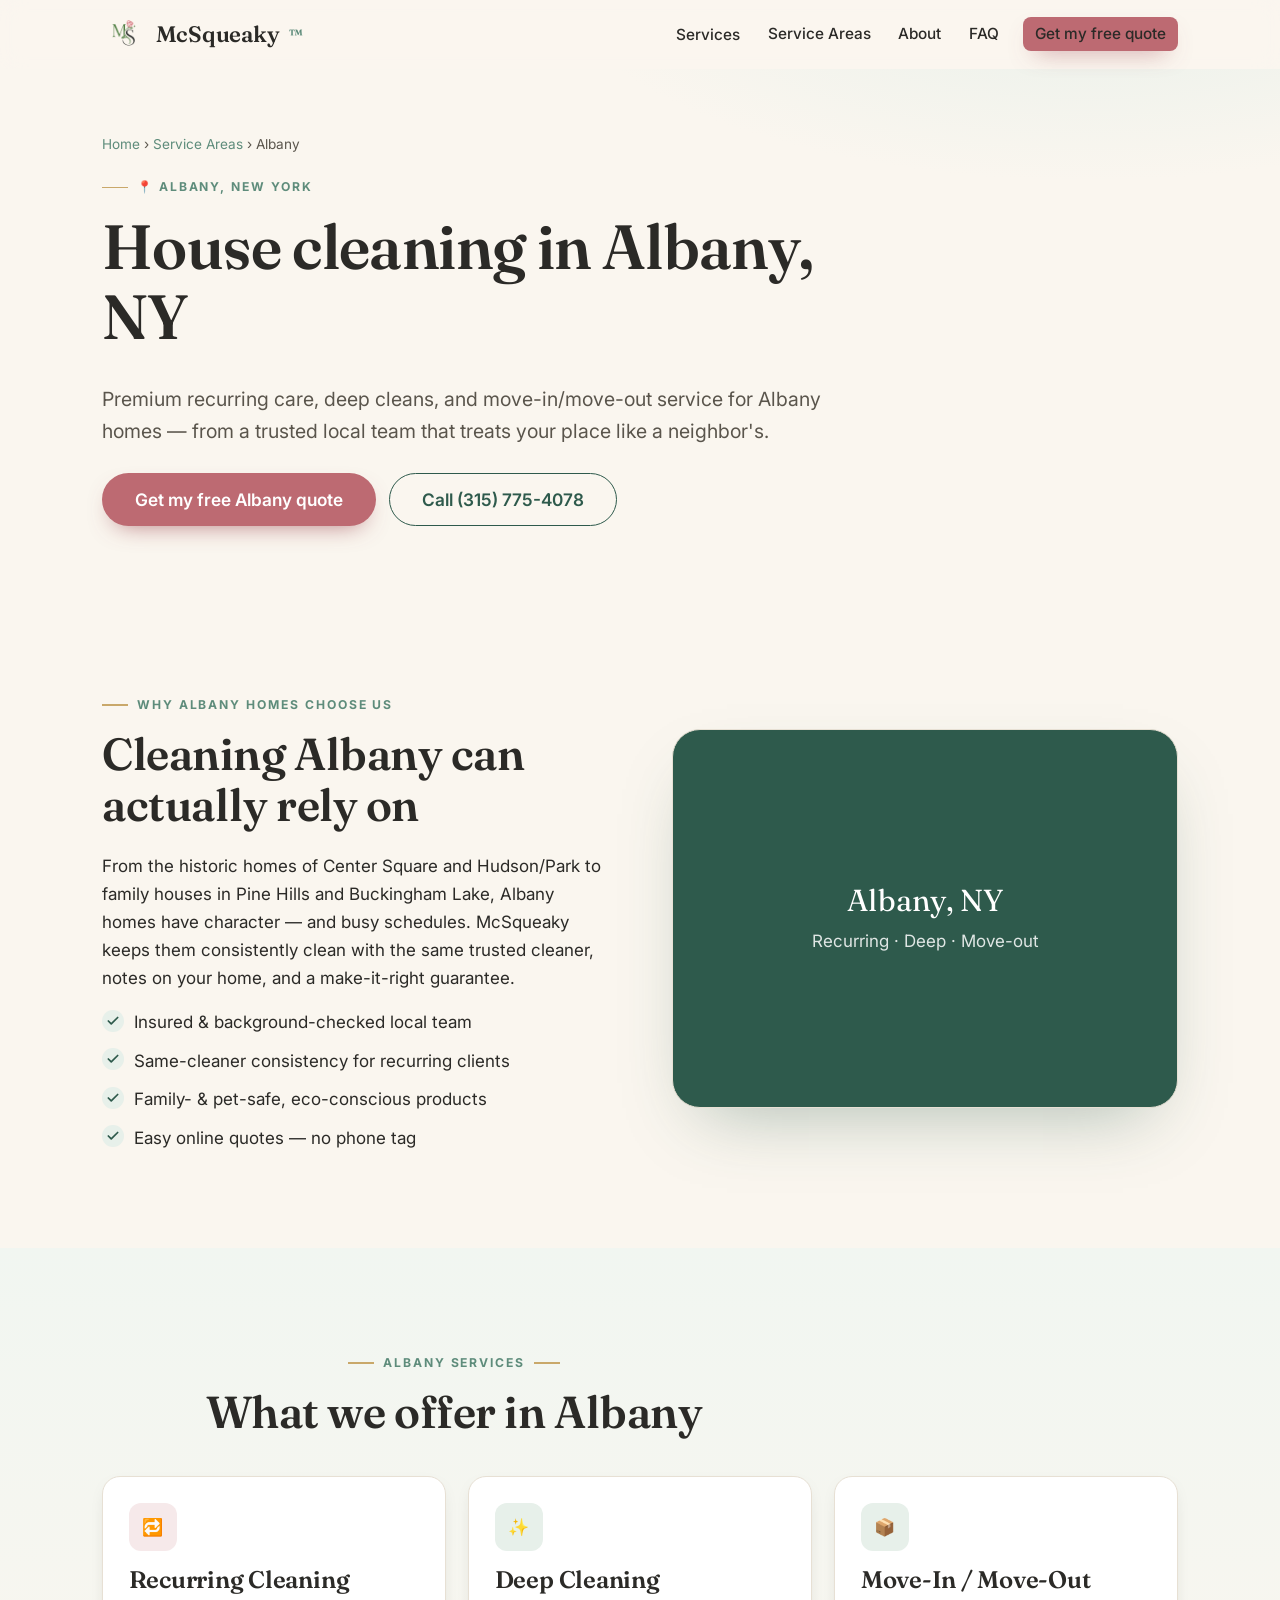
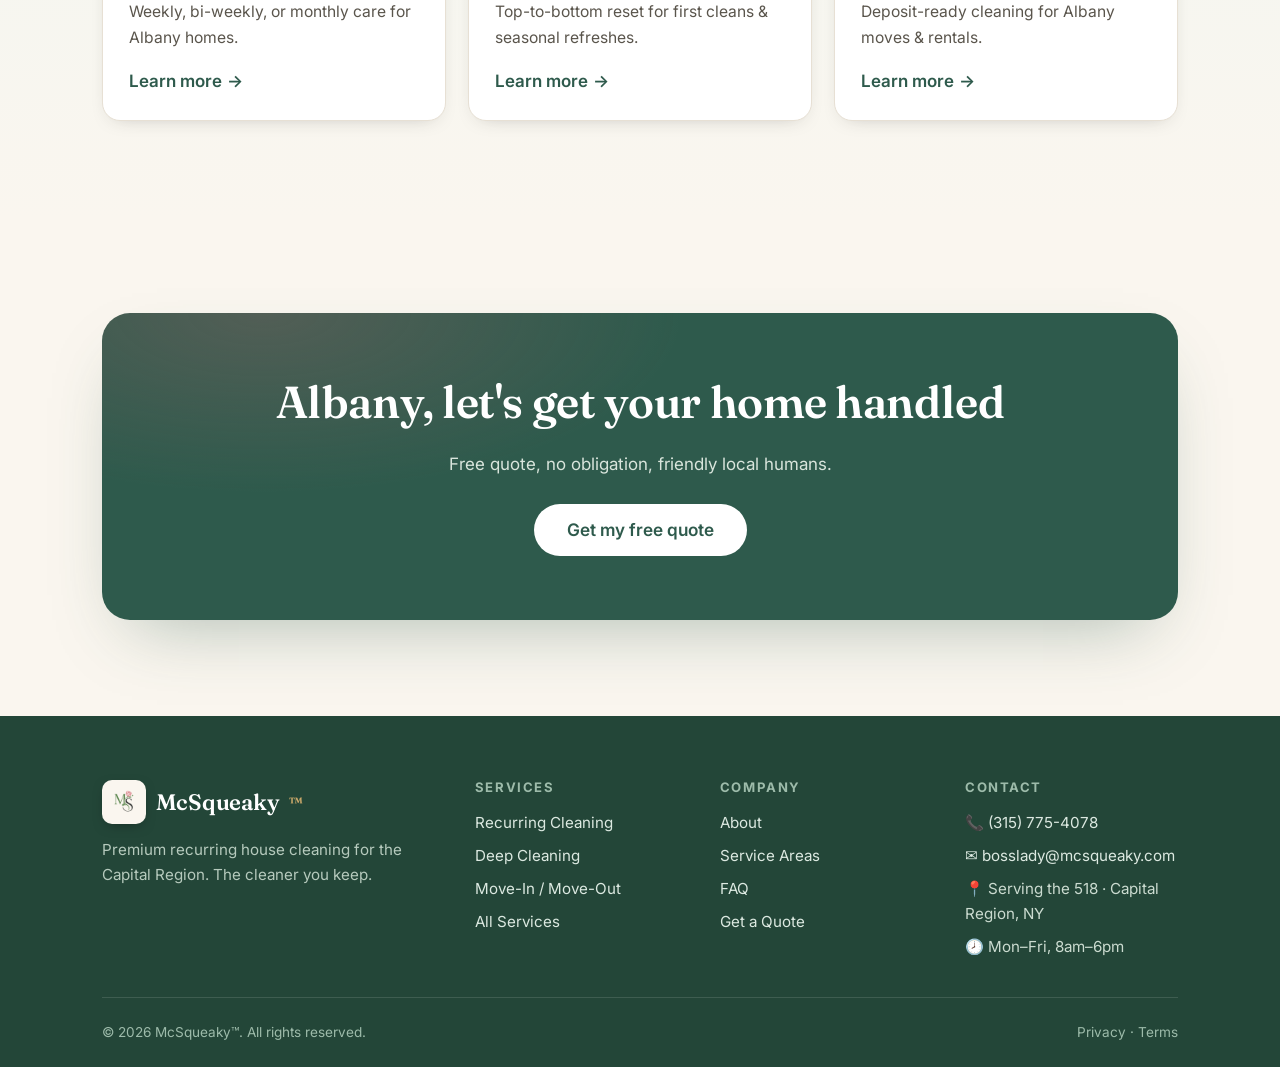
<file: cleaning-albany-ny.html>
<!DOCTYPE html>
<html lang="en">
<head>
  <meta charset="UTF-8" />
  <meta name="viewport" content="width=device-width, initial-scale=1" />
  <title>House Cleaning in Albany, NY — Recurring, Deep & Move-Out | McSqueaky™</title>
  <meta name="description" content="Premium house cleaning in Albany, NY. Recurring, deep cleaning & move-in/move-out from a trusted local team. Insured, same-cleaner consistency, make-it-right guarantee. Free quote." />
  <link rel="canonical" href="https://mcsqueaky.com/cleaning-albany-ny.html" />
  <meta name="theme-color" content="#2E5A4C" />
  <meta property="og:title" content="House Cleaning in Albany, NY · McSqueaky™" />
  <meta property="og:description" content="Premium recurring, deep & move-out cleaning for Albany homes. Get a free quote." />
  <meta property="og:type" content="website" />
  <meta property="og:url" content="https://mcsqueaky.com/cleaning-albany-ny.html" />
  <link rel="icon" href="/assets/favicon.png" sizes="any" />
  <link rel="apple-touch-icon" href="/assets/apple-touch-icon.png" />
  <link rel="manifest" href="/site.webmanifest" />
  <link rel="preconnect" href="https://fonts.googleapis.com" />
  <link rel="preconnect" href="https://fonts.gstatic.com" crossorigin />
  <link href="https://fonts.googleapis.com/css2?family=Fraunces:opsz,wght@9..144,500;9..144,600&family=Inter:wght@400;500;600;700&display=swap" rel="stylesheet" />
  <link rel="stylesheet" href="/styles.css" />
  <script type="application/ld+json">
  { "@context":"https://schema.org","@type":"HouseCleaningService","name":"McSqueaky — House Cleaning in Albany, NY","url":"https://mcsqueaky.com/cleaning-albany-ny.html","telephone":"+1-315-775-4078","email":"bosslady@mcsqueaky.com","priceRange":"$$","areaServed":{"@type":"City","name":"Albany","containedInPlace":{"@type":"State","name":"New York"}},"description":"Premium recurring, deep, and move-in/move-out house cleaning for Albany, NY." }
  </script>
</head>
<body>
  <a class="skip-link" href="#main">Skip to content</a>
  <header class="site-header">
    <div class="wrap nav">
      <a class="brand" href="/" aria-label="McSqueaky home"><img class="brand-mark" src="/assets/logo.png" alt="McSqueaky logo" width="44" height="44" />McSqueaky<span class="tm">™</span></a>
      <button class="nav-toggle" aria-label="Open menu" aria-controls="primary-nav" aria-expanded="false"><span></span></button>
      <nav id="primary-nav" aria-label="Primary">
        <span class="has-sub"><a href="/services.html">Services</a><span class="submenu"><a href="/recurring-cleaning.html">Recurring Cleaning</a><a href="/deep-cleaning.html">Deep Cleaning</a><a href="/move-in-move-out.html">Move-In / Move-Out</a><a href="/services.html">All services →</a></span></span>
        <a href="/service-areas.html">Service Areas</a>
        <a href="/about.html">About</a>
        <a href="/faq.html">FAQ</a>
        <a class="btn btn-primary nav-cta" href="/quote.html">Get my free quote</a>
      </nav>
    </div>
  </header>

  <main id="main">
    <section class="page-hero">
      <div class="wrap">
        <p class="breadcrumb"><a href="/">Home</a> › <a href="/service-areas.html">Service Areas</a> › Albany</p>
        <span class="eyebrow">📍 Albany, New York</span>
        <h1>House cleaning in Albany, NY</h1>
        <p class="lede">Premium recurring care, deep cleans, and move-in/move-out service for Albany homes — from a trusted local team that treats your place like a neighbor's.</p>
        <div class="hero-actions"><a class="btn btn-primary btn-lg" href="/quote.html">Get my free Albany quote</a><a class="btn btn-ghost btn-lg" href="tel:+13157754078">Call (315) 775-4078</a></div>
      </div>
    </section>

    <section class="section">
      <div class="wrap split">
        <div>
          <span class="eyebrow">Why Albany homes choose us</span>
          <h2>Cleaning Albany can actually rely on</h2>
          <p>From the historic homes of Center Square and Hudson/Park to family houses in Pine Hills and Buckingham Lake, Albany homes have character — and busy schedules. McSqueaky keeps them consistently clean with the same trusted cleaner, notes on your home, and a make-it-right guarantee.</p>
          <ul class="checks" style="margin-top:1rem">
            <li>Insured &amp; background-checked local team</li>
            <li>Same-cleaner consistency for recurring clients</li>
            <li>Family- &amp; pet-safe, eco-conscious products</li>
            <li>Easy online quotes — no phone tag</li>
          </ul>
        </div>
        <div class="split-media"><div class="media-frame" style="display:grid;place-items:center;background:var(--green);color:#fff;text-align:center;padding:2rem"><div><div style="font-family:var(--serif);font-size:1.9rem;line-height:1.2">Albany, NY</div><div style="margin-top:.5rem;opacity:.85">Recurring · Deep · Move-out</div></div></div></div>
      </div>
    </section>

    <section class="section band-tint">
      <div class="wrap">
        <div class="section-head center"><span class="eyebrow">Albany services</span><h2>What we offer in Albany</h2></div>
        <div class="grid grid-3">
          <article class="card card--feature"><div class="ico">🔁</div><h3>Recurring Cleaning</h3><p>Weekly, bi-weekly, or monthly care for Albany homes.</p><a class="card-link" href="/recurring-cleaning.html">Learn more</a></article>
          <article class="card"><div class="ico">✨</div><h3>Deep Cleaning</h3><p>Top-to-bottom reset for first cleans &amp; seasonal refreshes.</p><a class="card-link" href="/deep-cleaning.html">Learn more</a></article>
          <article class="card"><div class="ico">📦</div><h3>Move-In / Move-Out</h3><p>Deposit-ready cleaning for Albany moves &amp; rentals.</p><a class="card-link" href="/move-in-move-out.html">Learn more</a></article>
        </div>
      </div>
    </section>

    <section class="section"><div class="wrap"><div class="cta-band"><h2>Albany, let's get your home handled</h2><p>Free quote, no obligation, friendly local humans.</p><div class="hero-actions"><a class="btn btn-light btn-lg" href="/quote.html">Get my free quote</a></div></div></div></section>
  </main>

  <footer class="site-footer">
    <div class="wrap">
      <div class="footer-grid">
        <div class="footer-about"><a class="brand" href="/"><img class="brand-mark brand-mark--chip" src="/assets/logo.png" alt="" width="40" height="40" />McSqueaky<span class="tm">™</span></a><p>Premium recurring house cleaning for the Capital Region. The cleaner you keep.</p></div>
        <div><h4>Services</h4><ul><li><a href="/recurring-cleaning.html">Recurring Cleaning</a></li><li><a href="/deep-cleaning.html">Deep Cleaning</a></li><li><a href="/move-in-move-out.html">Move-In / Move-Out</a></li><li><a href="/services.html">All Services</a></li></ul></div>
        <div><h4>Company</h4><ul><li><a href="/about.html">About</a></li><li><a href="/service-areas.html">Service Areas</a></li><li><a href="/faq.html">FAQ</a></li><li><a href="/quote.html">Get a Quote</a></li></ul></div>
        <div class="footer-contact"><h4>Contact</h4><ul><li><a href="tel:+13157754078">📞 (315) 775-4078</a></li><li><a href="mailto:bosslady@mcsqueaky.com">✉️ bosslady@mcsqueaky.com</a></li><li>📍 Serving the 518 · Capital Region, NY</li><li>🕗 Mon–Fri, 8am–6pm</li></ul></div>
      </div>
      <div class="footer-bottom"><span>© <span id="year">2026</span> McSqueaky™. All rights reserved.</span><span><a href="/privacy.html">Privacy</a> · <a href="/terms.html">Terms</a></span></div>
    </div>
  </footer>
  <script src="/script.js" defer></script>
</body>
</html>
</file>
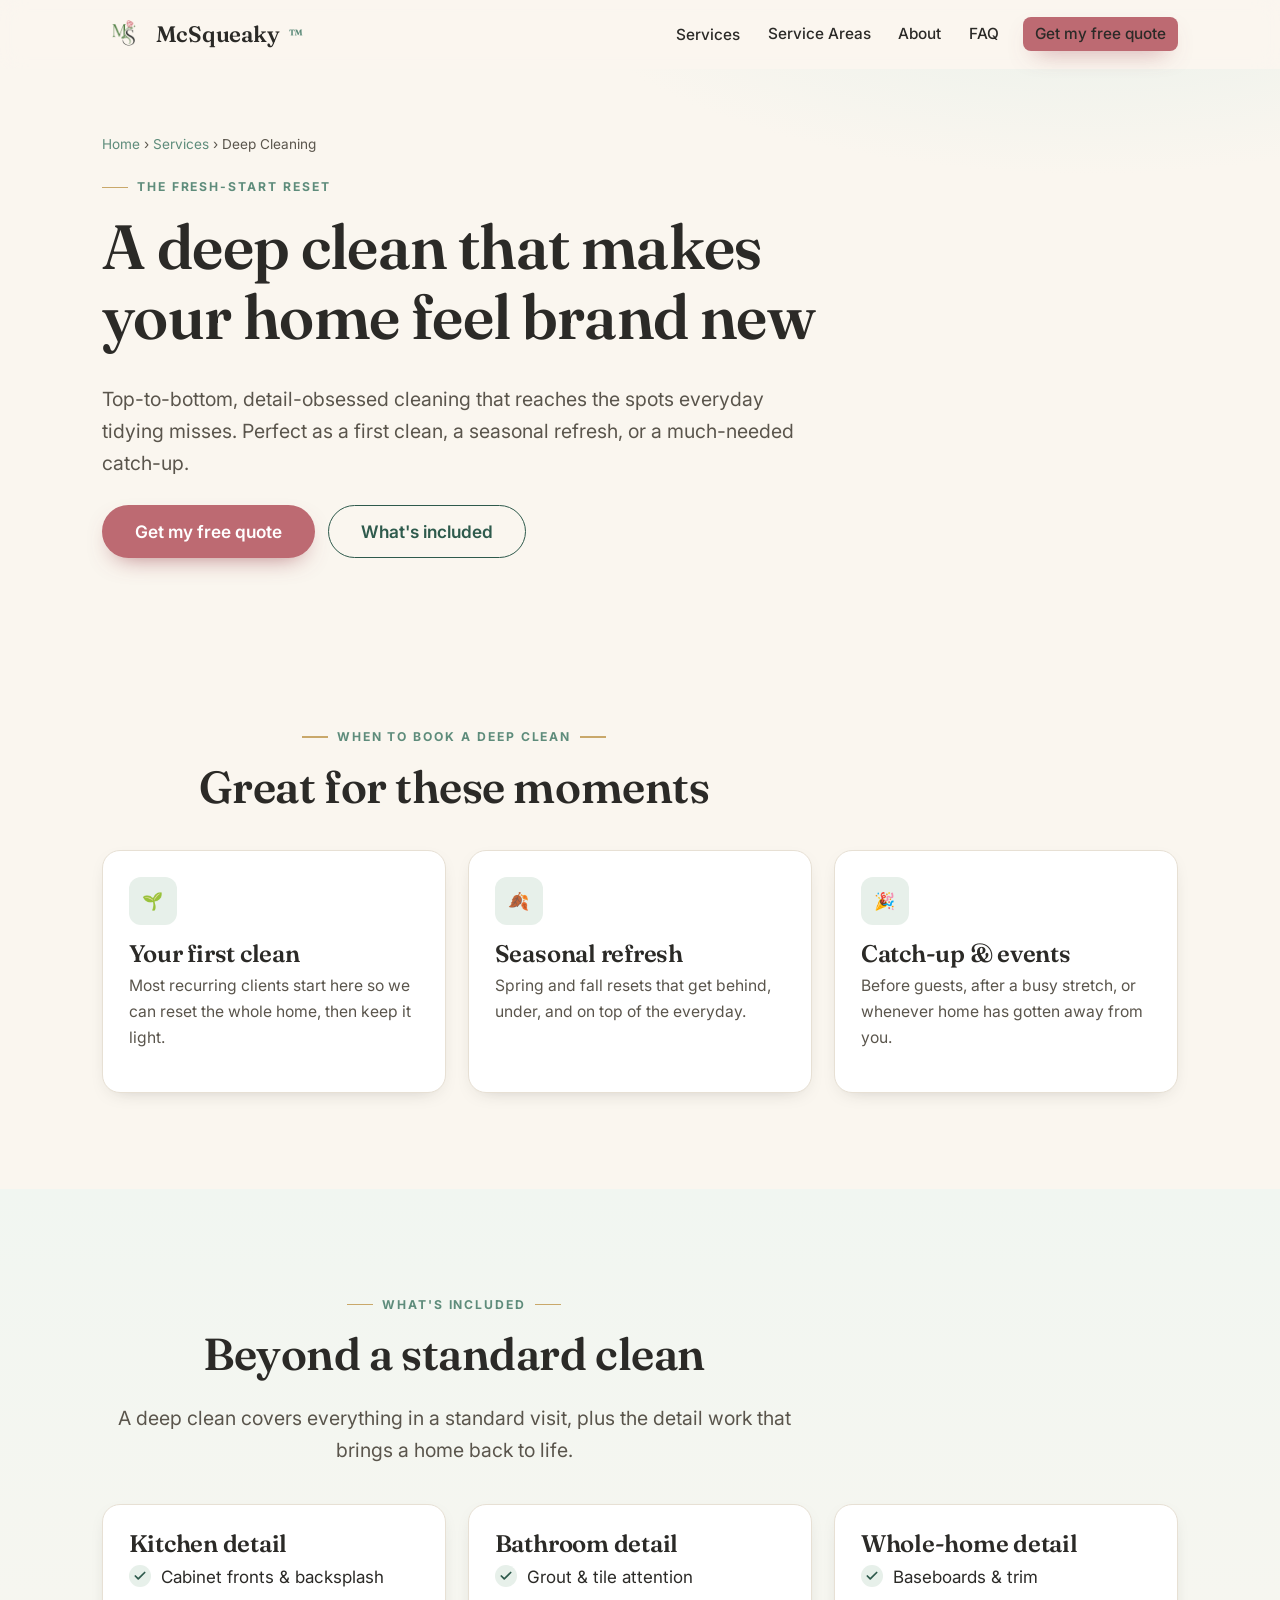
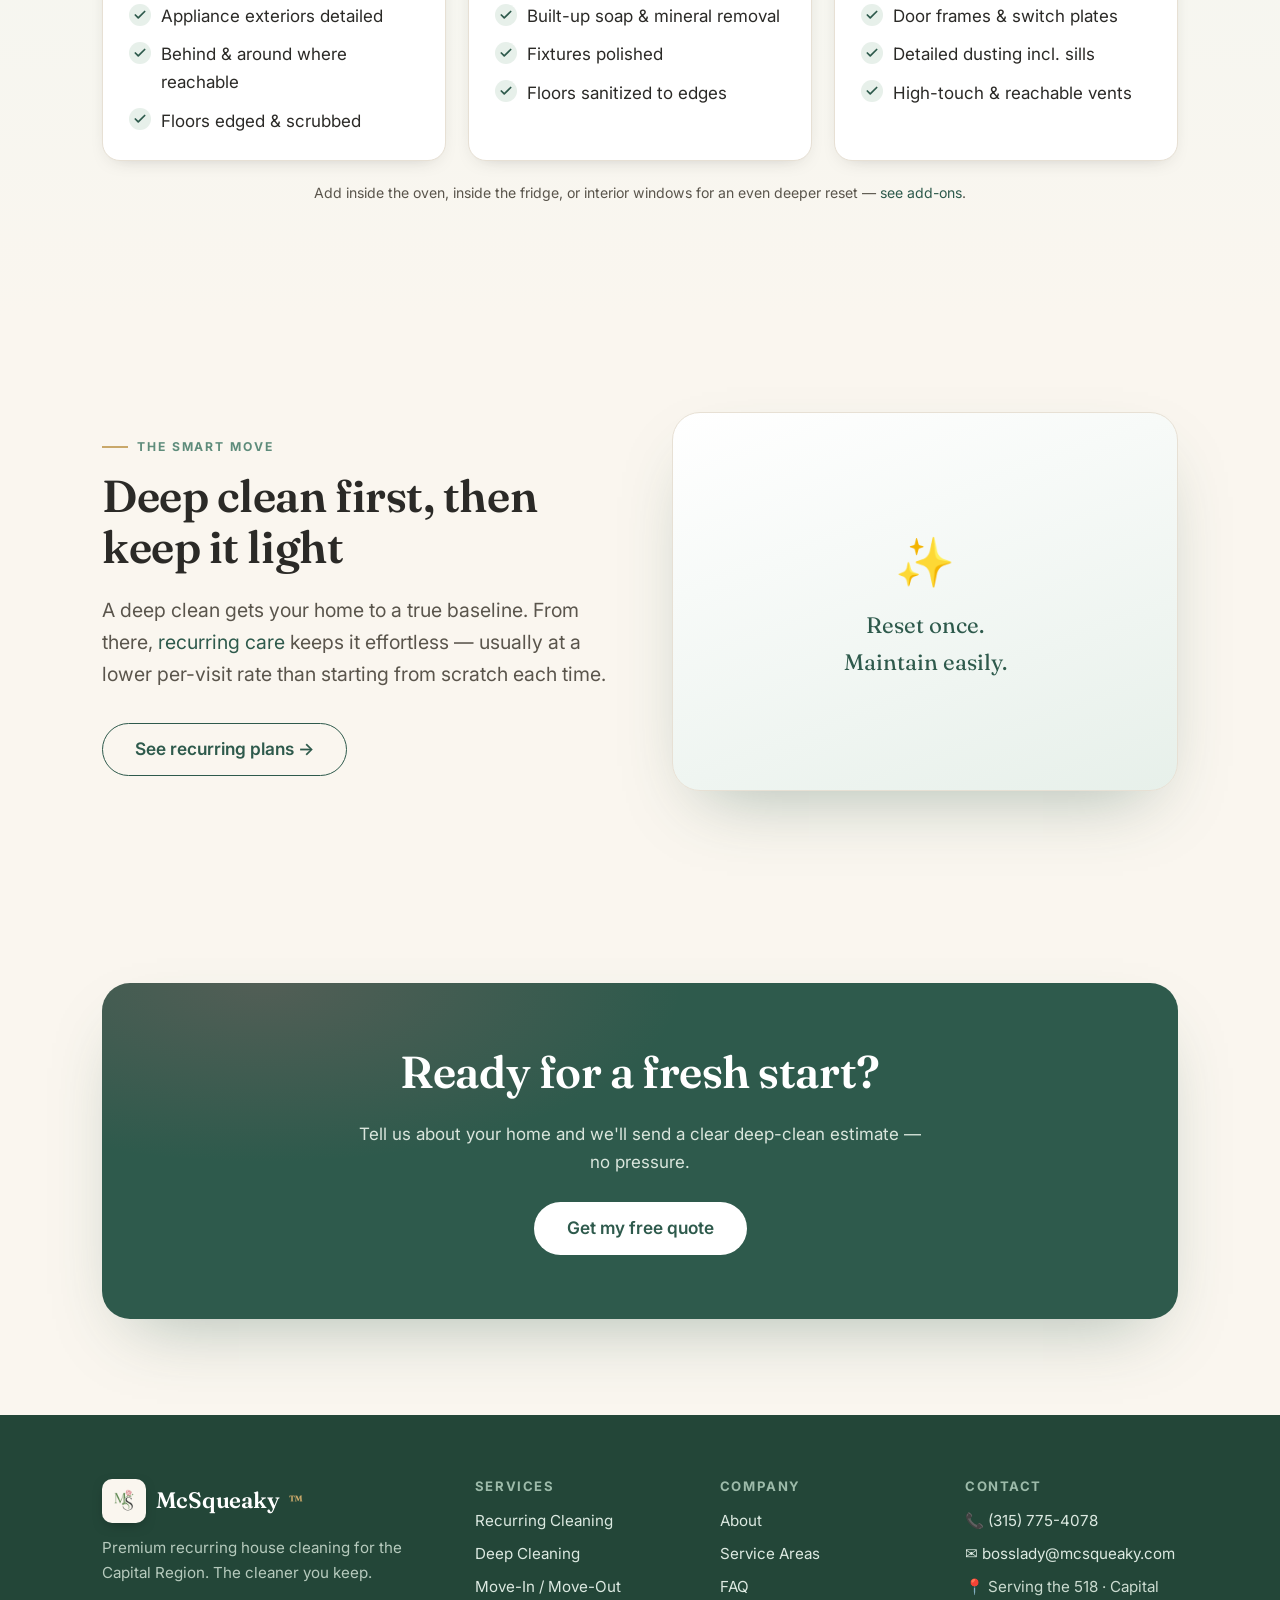
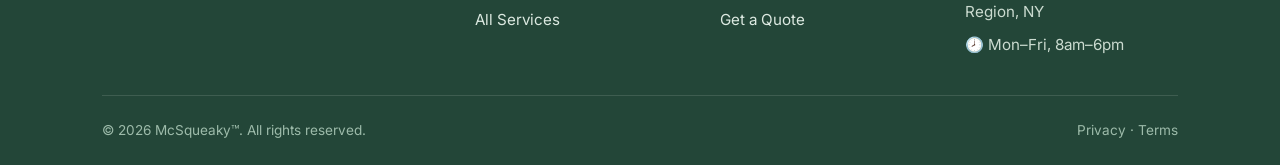
<file: deep-cleaning.html>
<!DOCTYPE html>
<html lang="en">
<head>
  <meta charset="UTF-8" />
  <meta name="viewport" content="width=device-width, initial-scale=1" />
  <title>Deep Cleaning Services in the Capital Region | McSqueaky™</title>
  <meta name="description" content="Top-to-bottom deep cleaning across Albany, Colonie, Latham, Troy & the 518. Perfect first clean, seasonal reset, or catch-up for homes that need extra love. Get a free quote." />
  <link rel="canonical" href="https://mcsqueaky.com/deep-cleaning.html" />
  <meta name="theme-color" content="#2E5A4C" />
  <meta property="og:title" content="Deep Cleaning · McSqueaky™ (518 Capital Region)" />
  <meta property="og:description" content="A top-to-bottom reset for first cleans, seasonal refreshes, and homes that need extra love." />
  <meta property="og:type" content="website" />
  <meta property="og:url" content="https://mcsqueaky.com/deep-cleaning.html" />
  <link rel="icon" href="/assets/favicon.png" sizes="any" />
  <link rel="apple-touch-icon" href="/assets/apple-touch-icon.png" />
  <link rel="manifest" href="/site.webmanifest" />
  <link rel="preconnect" href="https://fonts.googleapis.com" />
  <link rel="preconnect" href="https://fonts.gstatic.com" crossorigin />
  <link href="https://fonts.googleapis.com/css2?family=Fraunces:opsz,wght@9..144,500;9..144,600&family=Inter:wght@400;500;600;700&display=swap" rel="stylesheet" />
  <link rel="stylesheet" href="/styles.css" />
  <script type="application/ld+json">
  { "@context":"https://schema.org","@type":"Service","name":"Deep Cleaning","serviceType":"Residential deep cleaning","provider":{"@type":"HouseCleaningService","name":"McSqueaky","url":"https://mcsqueaky.com/"},"areaServed":["Albany NY","Colonie NY","Latham NY","Troy NY"],"description":"Top-to-bottom deep cleaning for first cleans, seasonal resets, and catch-up homes." }
  </script>
</head>
<body>
  <a class="skip-link" href="#main">Skip to content</a>
  <header class="site-header">
    <div class="wrap nav">
      <a class="brand" href="/" aria-label="McSqueaky home"><img class="brand-mark" src="/assets/logo.png" alt="McSqueaky logo" width="44" height="44" />McSqueaky<span class="tm">™</span></a>
      <button class="nav-toggle" aria-label="Open menu" aria-controls="primary-nav" aria-expanded="false"><span></span></button>
      <nav id="primary-nav" aria-label="Primary">
        <span class="has-sub"><a href="/services.html">Services</a><span class="submenu"><a href="/recurring-cleaning.html">Recurring Cleaning</a><a href="/deep-cleaning.html">Deep Cleaning</a><a href="/move-in-move-out.html">Move-In / Move-Out</a><a href="/services.html">All services →</a></span></span>
        <a href="/service-areas.html">Service Areas</a>
        <a href="/about.html">About</a>
        <a href="/faq.html">FAQ</a>
        <a class="btn btn-primary nav-cta" href="/quote.html">Get my free quote</a>
      </nav>
    </div>
  </header>

  <main id="main">
    <section class="page-hero">
      <div class="wrap">
        <p class="breadcrumb"><a href="/">Home</a> › <a href="/services.html">Services</a> › Deep Cleaning</p>
        <span class="eyebrow">The fresh-start reset</span>
        <h1>A deep clean that makes your home feel brand new</h1>
        <p class="lede">Top-to-bottom, detail-obsessed cleaning that reaches the spots everyday tidying misses. Perfect as a first clean, a seasonal refresh, or a much-needed catch-up.</p>
        <div class="hero-actions"><a class="btn btn-primary btn-lg" href="/quote.html">Get my free quote</a><a class="btn btn-ghost btn-lg" href="#whats-included">What's included</a></div>
      </div>
    </section>

    <section class="section">
      <div class="wrap">
        <div class="section-head center"><span class="eyebrow">When to book a deep clean</span><h2>Great for these moments</h2></div>
        <div class="grid grid-3">
          <div class="card"><div class="ico">🌱</div><h3>Your first clean</h3><p>Most recurring clients start here so we can reset the whole home, then keep it light.</p></div>
          <div class="card"><div class="ico">🍂</div><h3>Seasonal refresh</h3><p>Spring and fall resets that get behind, under, and on top of the everyday.</p></div>
          <div class="card"><div class="ico">🎉</div><h3>Catch-up &amp; events</h3><p>Before guests, after a busy stretch, or whenever home has gotten away from you.</p></div>
        </div>
      </div>
    </section>

    <section class="section band-tint" id="whats-included">
      <div class="wrap">
        <div class="section-head center"><span class="eyebrow">What's included</span><h2>Beyond a standard clean</h2><p class="lede center">A deep clean covers everything in a standard visit, plus the detail work that brings a home back to life.</p></div>
        <div class="grid grid-3">
          <div class="card"><h3>Kitchen detail</h3><ul class="checks"><li>Cabinet fronts &amp; backsplash</li><li>Appliance exteriors detailed</li><li>Behind &amp; around where reachable</li><li>Floors edged &amp; scrubbed</li></ul></div>
          <div class="card"><h3>Bathroom detail</h3><ul class="checks"><li>Grout &amp; tile attention</li><li>Built-up soap &amp; mineral removal</li><li>Fixtures polished</li><li>Floors sanitized to edges</li></ul></div>
          <div class="card"><h3>Whole-home detail</h3><ul class="checks"><li>Baseboards &amp; trim</li><li>Door frames &amp; switch plates</li><li>Detailed dusting incl. sills</li><li>High-touch &amp; reachable vents</li></ul></div>
        </div>
        <p class="price-note">Add inside the oven, inside the fridge, or interior windows for an even deeper reset — <a href="/services.html#addons">see add-ons</a>.</p>
      </div>
    </section>

    <section class="section">
      <div class="wrap split reverse">
        <div class="split-media"><div class="media-frame" style="display:grid;place-items:center;background:linear-gradient(160deg,#fff,var(--green-tint));color:var(--green);text-align:center;padding:2rem"><div><div style="font-size:3rem">✨</div><div style="font-family:var(--serif);font-size:1.4rem;margin-top:.4rem">Reset once.<br>Maintain easily.</div></div></div></div>
        <div>
          <span class="eyebrow">The smart move</span>
          <h2>Deep clean first, then keep it light</h2>
          <p class="lede">A deep clean gets your home to a true baseline. From there, <a href="/recurring-cleaning.html">recurring care</a> keeps it effortless — usually at a lower per-visit rate than starting from scratch each time.</p>
          <a class="btn btn-ghost btn-lg" href="/recurring-cleaning.html" style="margin-top:1rem">See recurring plans →</a>
        </div>
      </div>
    </section>

    <section class="section"><div class="wrap"><div class="cta-band"><h2>Ready for a fresh start?</h2><p>Tell us about your home and we'll send a clear deep-clean estimate — no pressure.</p><div class="hero-actions"><a class="btn btn-light btn-lg" href="/quote.html">Get my free quote</a></div></div></div></section>
  </main>

  <footer class="site-footer">
    <div class="wrap">
      <div class="footer-grid">
        <div class="footer-about"><a class="brand" href="/"><img class="brand-mark brand-mark--chip" src="/assets/logo.png" alt="" width="40" height="40" />McSqueaky<span class="tm">™</span></a><p>Premium recurring house cleaning for the Capital Region. The cleaner you keep.</p></div>
        <div><h4>Services</h4><ul><li><a href="/recurring-cleaning.html">Recurring Cleaning</a></li><li><a href="/deep-cleaning.html">Deep Cleaning</a></li><li><a href="/move-in-move-out.html">Move-In / Move-Out</a></li><li><a href="/services.html">All Services</a></li></ul></div>
        <div><h4>Company</h4><ul><li><a href="/about.html">About</a></li><li><a href="/service-areas.html">Service Areas</a></li><li><a href="/faq.html">FAQ</a></li><li><a href="/quote.html">Get a Quote</a></li></ul></div>
        <div class="footer-contact"><h4>Contact</h4><ul><li><a href="tel:+13157754078">📞 (315) 775-4078</a></li><li><a href="mailto:bosslady@mcsqueaky.com">✉️ bosslady@mcsqueaky.com</a></li><li>📍 Serving the 518 · Capital Region, NY</li><li>🕗 Mon–Fri, 8am–6pm</li></ul></div>
      </div>
      <div class="footer-bottom"><span>© <span id="year">2026</span> McSqueaky™. All rights reserved.</span><span><a href="/privacy.html">Privacy</a> · <a href="/terms.html">Terms</a></span></div>
    </div>
  </footer>
  <script src="/script.js" defer></script>
</body>
</html>
</file>
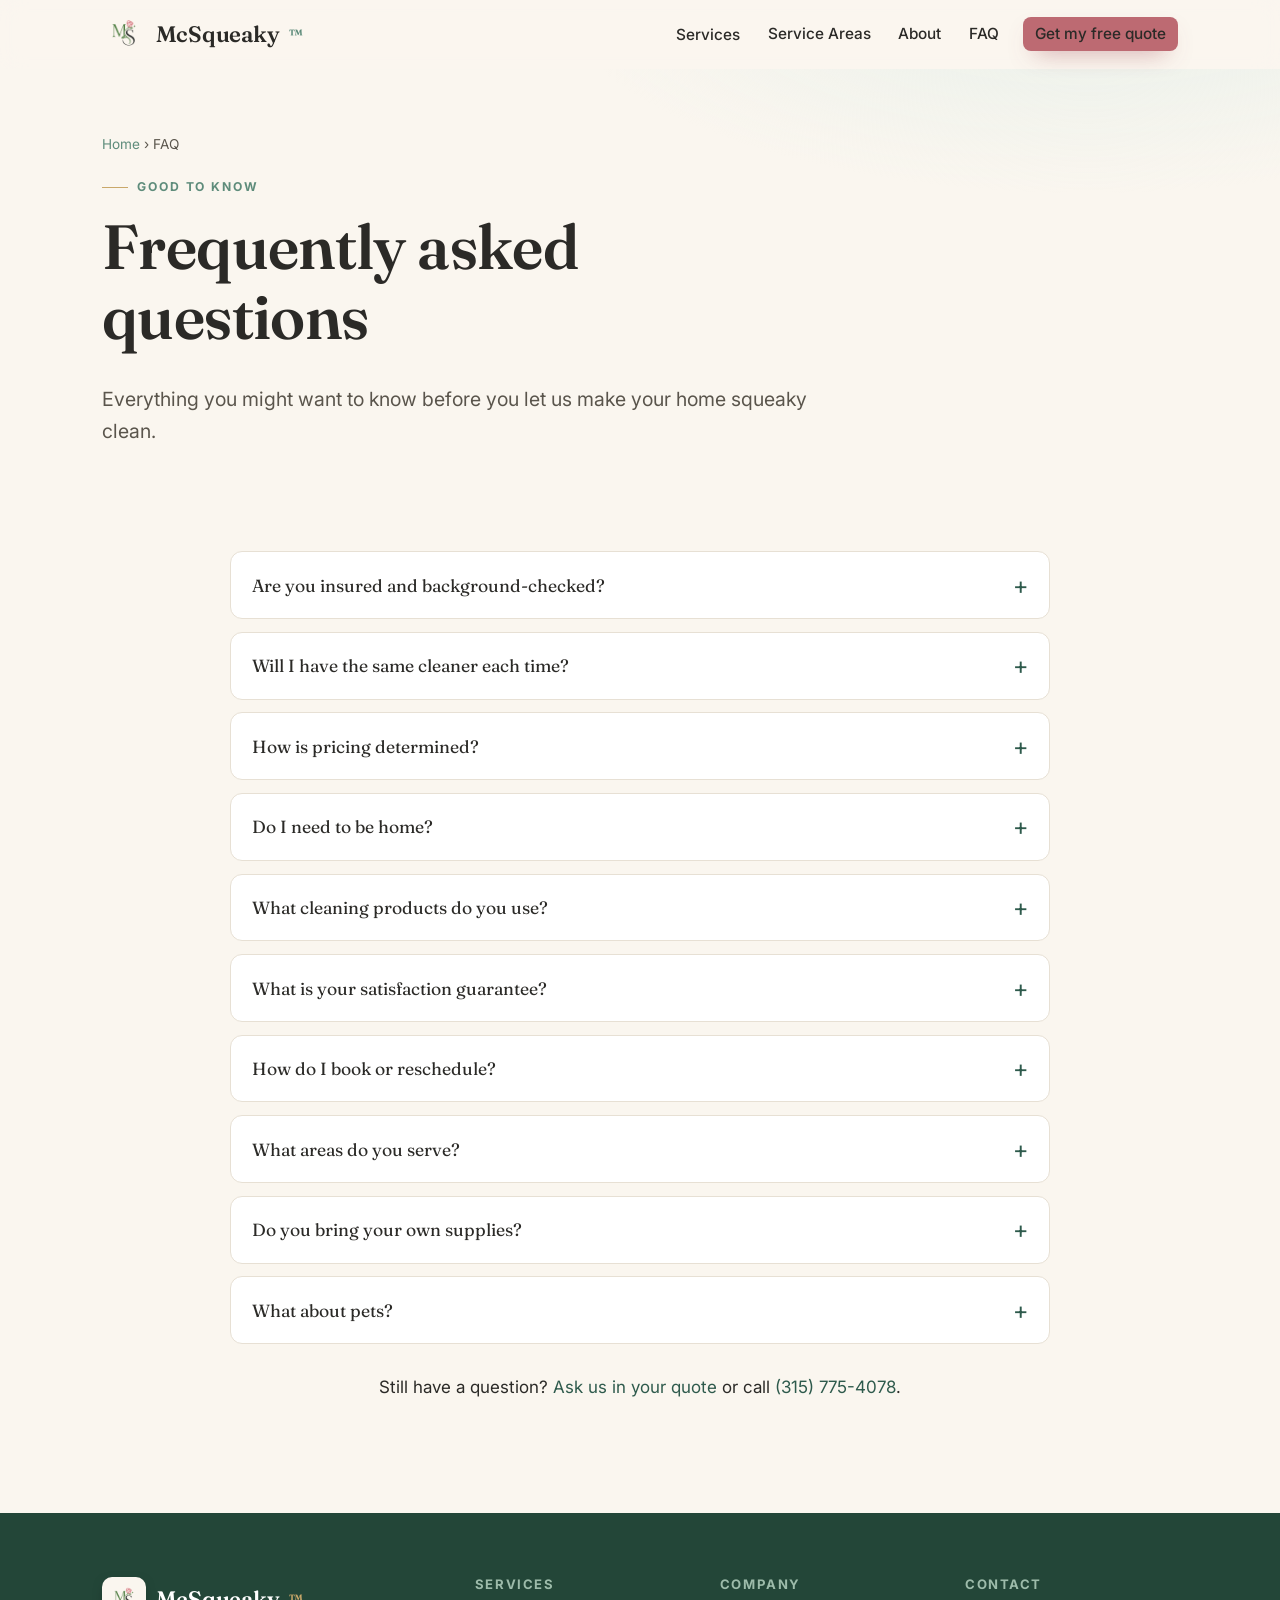
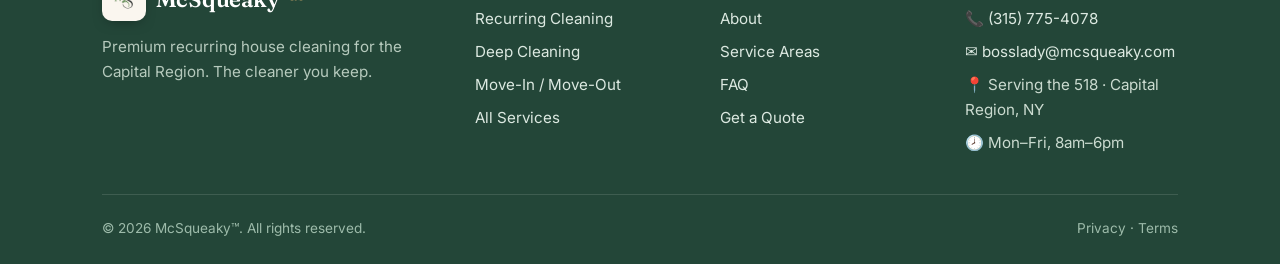
<file: faq.html>
<!DOCTYPE html>
<html lang="en">
<head>
  <meta charset="UTF-8" />
  <meta name="viewport" content="width=device-width, initial-scale=1" />
  <title>Cleaning FAQ — Trust, Pricing & Booking | McSqueaky™ (518)</title>
  <meta name="description" content="Answers to common questions about McSqueaky cleaning: insurance, same-cleaner consistency, pricing, products, access, guarantee, and booking in the Capital Region." />
  <link rel="canonical" href="https://mcsqueaky.com/faq.html" />
  <meta name="theme-color" content="#2E5A4C" />
  <meta property="og:title" content="Cleaning FAQ · McSqueaky™" />
  <meta property="og:description" content="Insurance, pricing, products, access, guarantee, booking — answered." />
  <meta property="og:type" content="website" />
  <meta property="og:url" content="https://mcsqueaky.com/faq.html" />
  <link rel="icon" href="/assets/favicon.png" sizes="any" />
  <link rel="apple-touch-icon" href="/assets/apple-touch-icon.png" />
  <link rel="manifest" href="/site.webmanifest" />
  <link rel="preconnect" href="https://fonts.googleapis.com" />
  <link rel="preconnect" href="https://fonts.gstatic.com" crossorigin />
  <link href="https://fonts.googleapis.com/css2?family=Fraunces:opsz,wght@9..144,500;9..144,600&family=Inter:wght@400;500;600;700&display=swap" rel="stylesheet" />
  <link rel="stylesheet" href="/styles.css" />
  <script type="application/ld+json">
  {
    "@context": "https://schema.org",
    "@type": "FAQPage",
    "mainEntity": [
      { "@type": "Question", "name": "Are you insured and background-checked?", "acceptedAnswer": { "@type": "Answer", "text": "Yes. McSqueaky is fully insured, and every cleaner is vetted and background-checked before working in any home." } },
      { "@type": "Question", "name": "Will I have the same cleaner each time?", "acceptedAnswer": { "@type": "Answer", "text": "Whenever possible, yes. Recurring clients are matched with a consistent cleaner who learns your home, with backup coverage so your schedule is never dropped." } },
      { "@type": "Question", "name": "How is pricing determined?", "acceptedAnswer": { "@type": "Answer", "text": "Pricing is based on your home's size and condition and how often we clean. Recurring plans cost less per visit than one-time cleans. Request a free quote for a clear estimate." } },
      { "@type": "Question", "name": "Do I need to be home?", "acceptedAnswer": { "@type": "Answer", "text": "No. Most recurring clients provide secure access instructions and come home to a finished home. You're welcome to be present if you prefer." } },
      { "@type": "Question", "name": "What cleaning products do you use?", "acceptedAnswer": { "@type": "Answer", "text": "Professional, eco-conscious products that are safe for families and pets. We note any sensitivities or preferences on your home profile." } },
      { "@type": "Question", "name": "What is your satisfaction guarantee?", "acceptedAnswer": { "@type": "Answer", "text": "Our make-it-right guarantee: if something isn't right, tell us within 24 hours and we'll re-clean the area free." } },
      { "@type": "Question", "name": "How do I book or reschedule?", "acceptedAnswer": { "@type": "Answer", "text": "Request a free quote online, and we'll guide you to a time that works. Recurring clients can reschedule easily by phone, text, or email." } },
      { "@type": "Question", "name": "What areas do you serve?", "acceptedAnswer": { "@type": "Answer", "text": "We serve Albany, Colonie, Latham, Guilderland, Delmar/Bethlehem, Loudonville, Troy, Cohoes, and the Clifton Park/Halfmoon corridor across the 518 Capital Region." } },
      { "@type": "Question", "name": "Do you bring your own supplies?", "acceptedAnswer": { "@type": "Answer", "text": "Yes, our team arrives fully equipped. If you'd prefer we use specific products you provide, just let us know." } },
      { "@type": "Question", "name": "What about pets?", "acceptedAnswer": { "@type": "Answer", "text": "We love them. Tell us about your pets in your quote and we'll note any handling preferences. Extra pet-hair attention is available as an add-on." } }
    ]
  }
  </script>
</head>
<body>
  <a class="skip-link" href="#main">Skip to content</a>
  <header class="site-header">
    <div class="wrap nav">
      <a class="brand" href="/" aria-label="McSqueaky home"><img class="brand-mark" src="/assets/logo.png" alt="McSqueaky logo" width="44" height="44" />McSqueaky<span class="tm">™</span></a>
      <button class="nav-toggle" aria-label="Open menu" aria-controls="primary-nav" aria-expanded="false"><span></span></button>
      <nav id="primary-nav" aria-label="Primary">
        <span class="has-sub"><a href="/services.html">Services</a><span class="submenu"><a href="/recurring-cleaning.html">Recurring Cleaning</a><a href="/deep-cleaning.html">Deep Cleaning</a><a href="/move-in-move-out.html">Move-In / Move-Out</a><a href="/services.html">All services →</a></span></span>
        <a href="/service-areas.html">Service Areas</a>
        <a href="/about.html">About</a>
        <a href="/faq.html">FAQ</a>
        <a class="btn btn-primary nav-cta" href="/quote.html">Get my free quote</a>
      </nav>
    </div>
  </header>

  <main id="main">
    <section class="page-hero">
      <div class="wrap">
        <p class="breadcrumb"><a href="/">Home</a> › FAQ</p>
        <span class="eyebrow">Good to know</span>
        <h1>Frequently asked questions</h1>
        <p class="lede">Everything you might want to know before you let us make your home squeaky clean.</p>
      </div>
    </section>

    <section class="section" style="padding-top:1.5rem">
      <div class="wrap">
        <div class="faq-list">
          <div class="faq-item"><button aria-expanded="false">Are you insured and background-checked?</button><div class="answer"><p>Yes. McSqueaky is fully insured, and every cleaner is vetted and background-checked before working in any home.</p></div></div>
          <div class="faq-item"><button aria-expanded="false">Will I have the same cleaner each time?</button><div class="answer"><p>Whenever possible, yes. Recurring clients are matched with a consistent cleaner who learns your home, with backup coverage so your schedule is never dropped.</p></div></div>
          <div class="faq-item"><button aria-expanded="false">How is pricing determined?</button><div class="answer"><p>Pricing is based on your home's size and condition and how often we clean. Recurring plans cost less per visit than one-time cleans. Request a free quote for a clear estimate.</p></div></div>
          <div class="faq-item"><button aria-expanded="false">Do I need to be home?</button><div class="answer"><p>No. Most recurring clients provide secure access instructions and come home to a finished home. You're welcome to be present if you prefer.</p></div></div>
          <div class="faq-item"><button aria-expanded="false">What cleaning products do you use?</button><div class="answer"><p>Professional, eco-conscious products that are safe for families and pets. We note any sensitivities or preferences on your home profile.</p></div></div>
          <div class="faq-item"><button aria-expanded="false">What is your satisfaction guarantee?</button><div class="answer"><p>Our make-it-right guarantee: if something isn't right, tell us within 24 hours and we'll re-clean the area free.</p></div></div>
          <div class="faq-item"><button aria-expanded="false">How do I book or reschedule?</button><div class="answer"><p>Request a free quote online, and we'll guide you to a time that works. Recurring clients can reschedule easily by phone, text, or email.</p></div></div>
          <div class="faq-item"><button aria-expanded="false">What areas do you serve?</button><div class="answer"><p>We serve Albany, Colonie, Latham, Guilderland, Delmar/Bethlehem, Loudonville, Troy, Cohoes, and the Clifton Park/Halfmoon corridor across the 518 Capital Region. <a href="/service-areas.html">See all areas →</a></p></div></div>
          <div class="faq-item"><button aria-expanded="false">Do you bring your own supplies?</button><div class="answer"><p>Yes, our team arrives fully equipped. If you'd prefer we use specific products you provide, just let us know.</p></div></div>
          <div class="faq-item"><button aria-expanded="false">What about pets?</button><div class="answer"><p>We love them. Tell us about your pets in your quote and we'll note any handling preferences. Extra pet-hair attention is available as an add-on.</p></div></div>
        </div>
        <p class="center" style="margin-top:1.8rem">Still have a question? <a href="/quote.html">Ask us in your quote</a> or call <a href="tel:+13157754078">(315) 775-4078</a>.</p>
      </div>
    </section>
  </main>

  <footer class="site-footer">
    <div class="wrap">
      <div class="footer-grid">
        <div class="footer-about"><a class="brand" href="/"><img class="brand-mark brand-mark--chip" src="/assets/logo.png" alt="" width="40" height="40" />McSqueaky<span class="tm">™</span></a><p>Premium recurring house cleaning for the Capital Region. The cleaner you keep.</p></div>
        <div><h4>Services</h4><ul><li><a href="/recurring-cleaning.html">Recurring Cleaning</a></li><li><a href="/deep-cleaning.html">Deep Cleaning</a></li><li><a href="/move-in-move-out.html">Move-In / Move-Out</a></li><li><a href="/services.html">All Services</a></li></ul></div>
        <div><h4>Company</h4><ul><li><a href="/about.html">About</a></li><li><a href="/service-areas.html">Service Areas</a></li><li><a href="/faq.html">FAQ</a></li><li><a href="/quote.html">Get a Quote</a></li></ul></div>
        <div class="footer-contact"><h4>Contact</h4><ul><li><a href="tel:+13157754078">📞 (315) 775-4078</a></li><li><a href="mailto:bosslady@mcsqueaky.com">✉️ bosslady@mcsqueaky.com</a></li><li>📍 Serving the 518 · Capital Region, NY</li><li>🕗 Mon–Fri, 8am–6pm</li></ul></div>
      </div>
      <div class="footer-bottom"><span>© <span id="year">2026</span> McSqueaky™. All rights reserved.</span><span><a href="/privacy.html">Privacy</a> · <a href="/terms.html">Terms</a></span></div>
    </div>
  </footer>
  <script src="/script.js" defer></script>
</body>
</html>
</file>
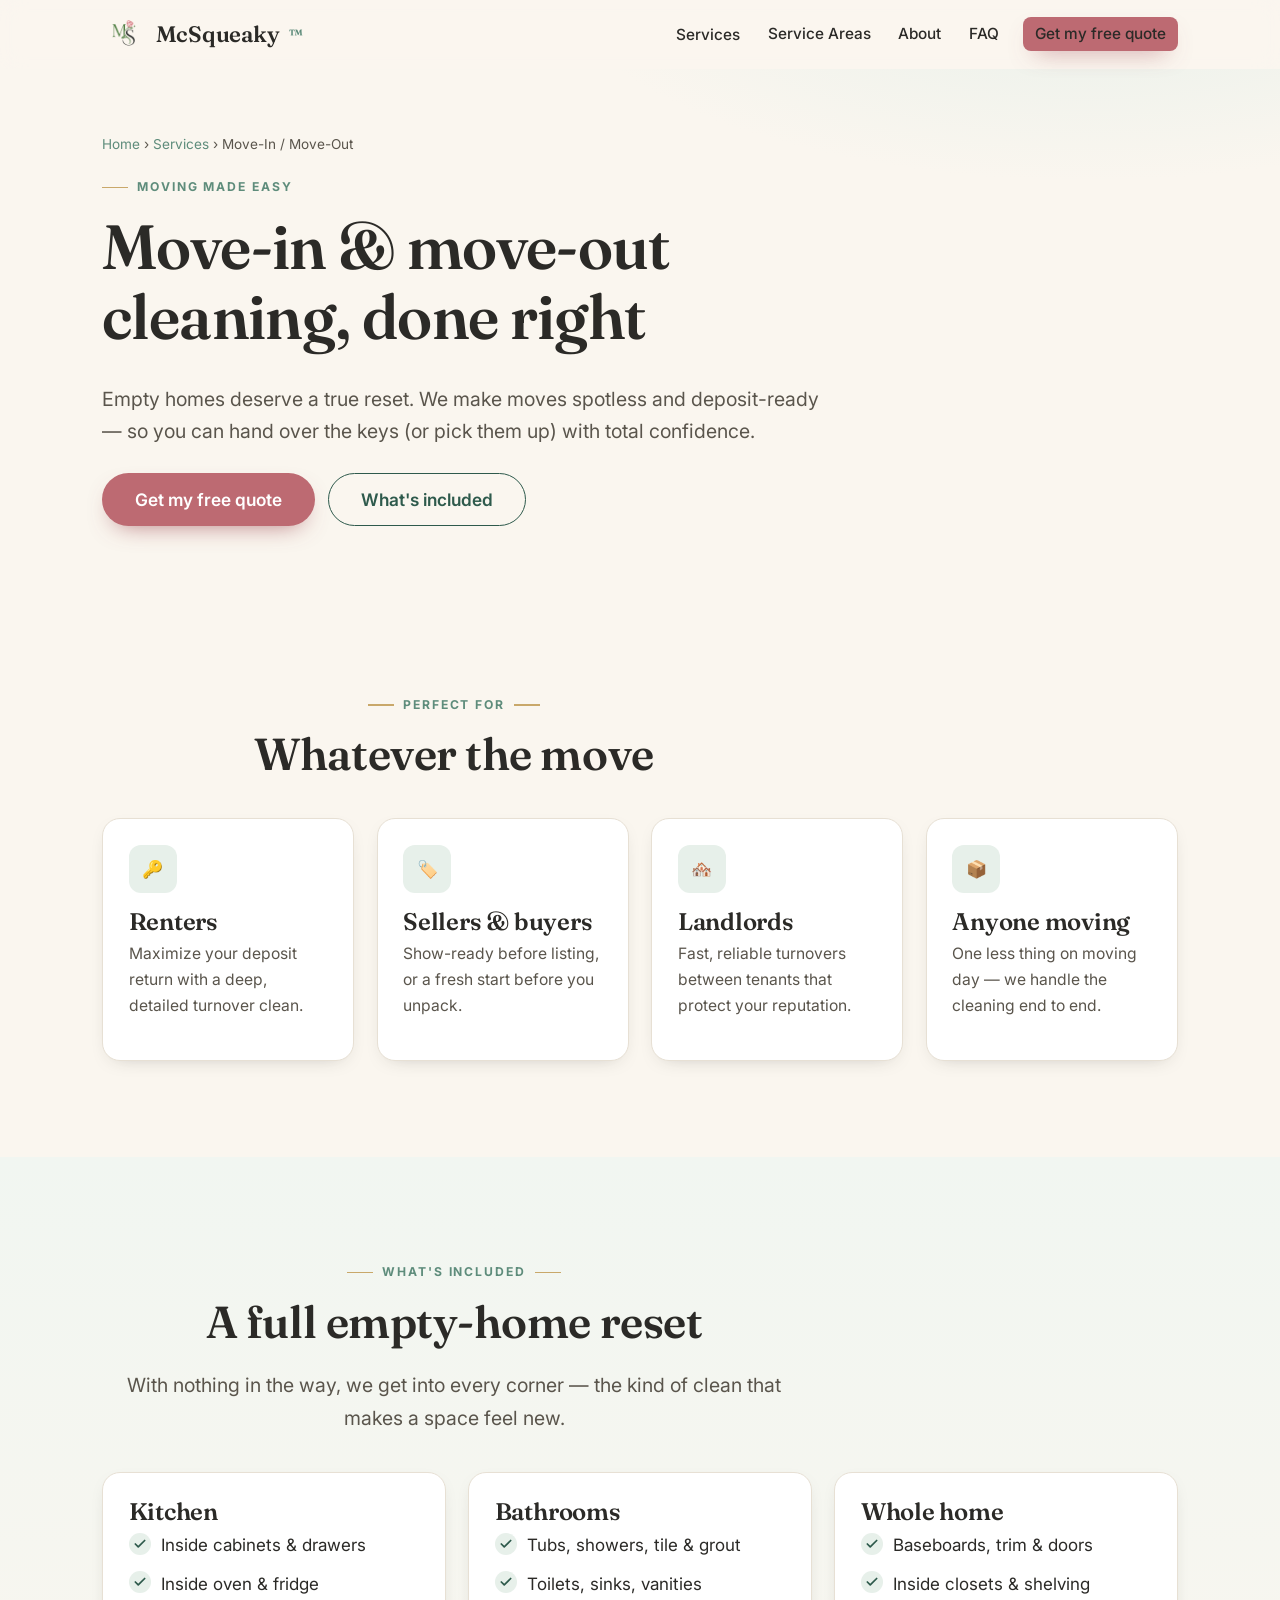
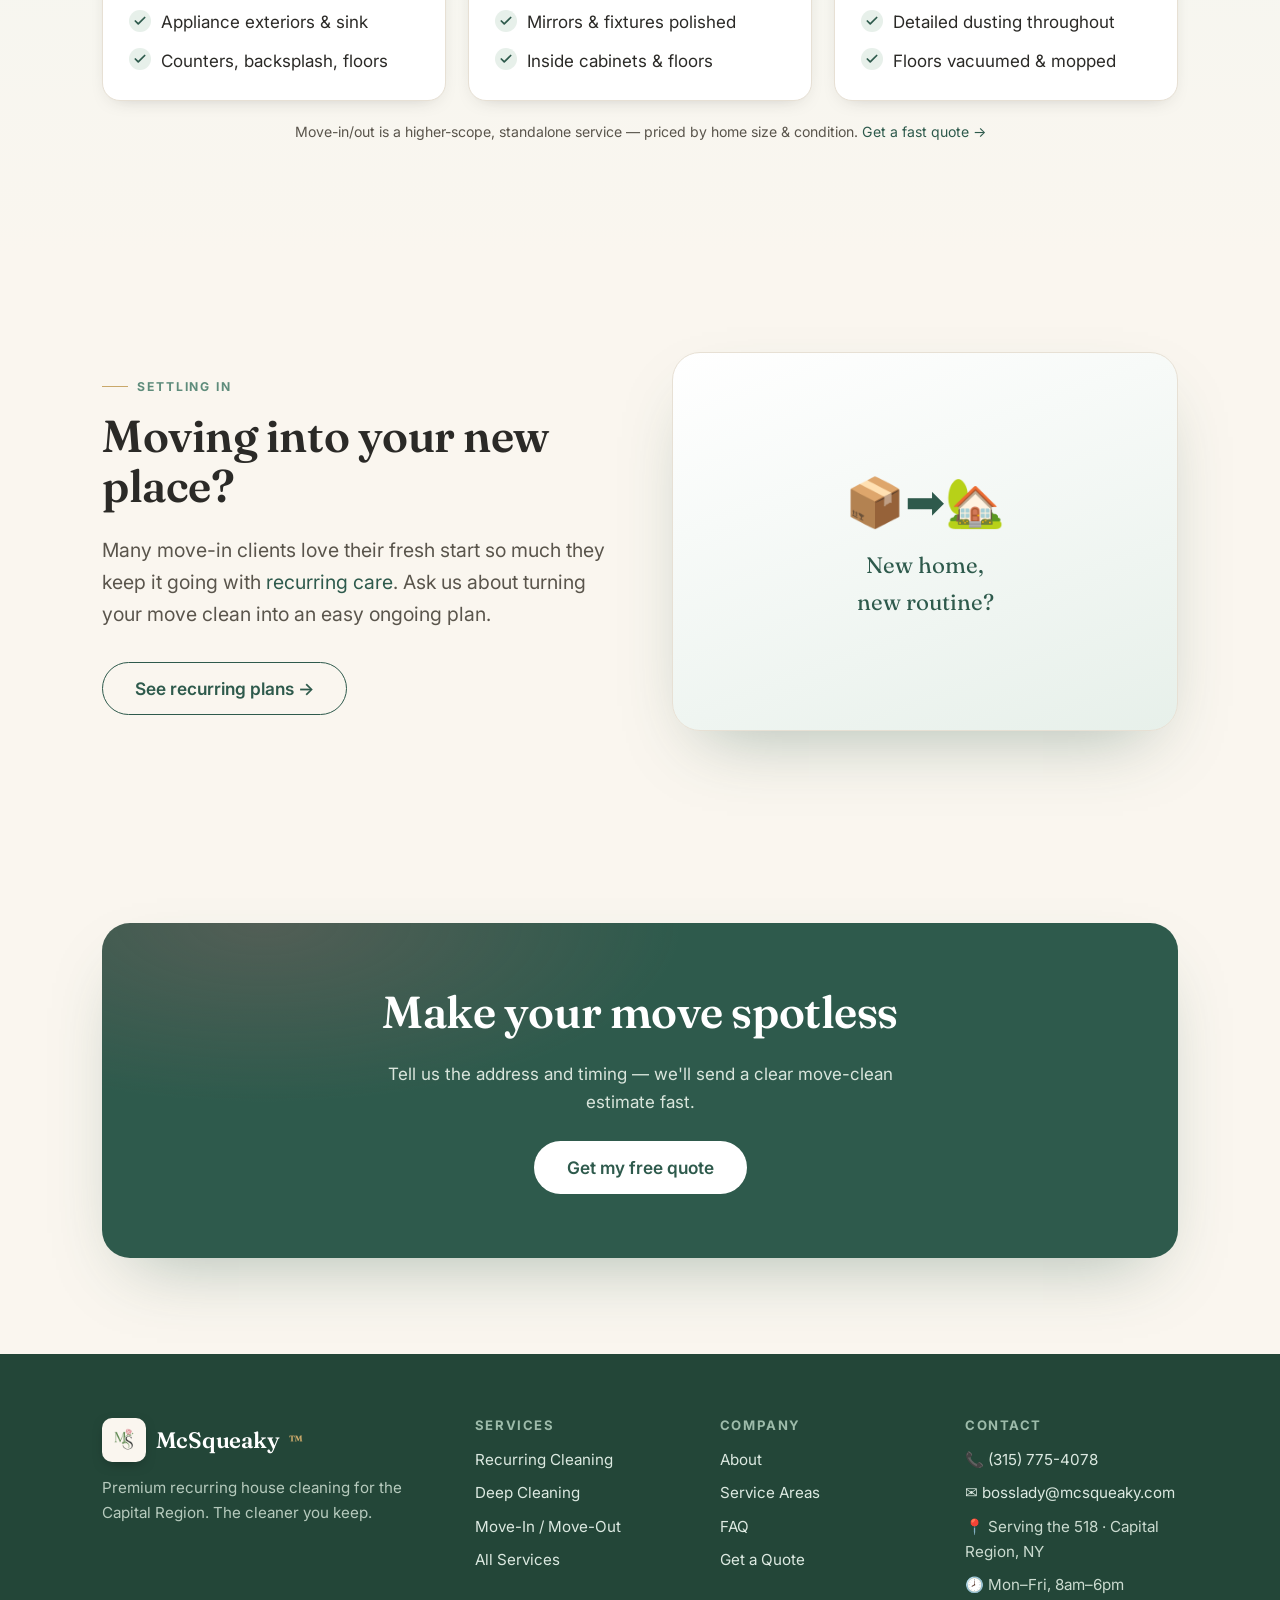
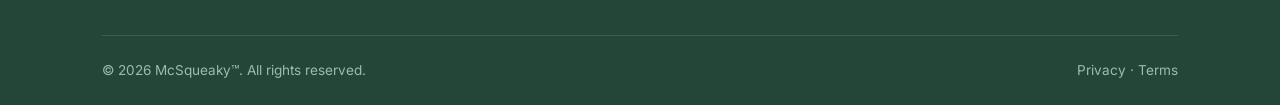
<file: move-in-move-out.html>
<!DOCTYPE html>
<html lang="en">
<head>
  <meta charset="UTF-8" />
  <meta name="viewport" content="width=device-width, initial-scale=1" />
  <title>Move-In / Move-Out Cleaning in the Capital Region | McSqueaky™</title>
  <meta name="description" content="Move-in & move-out cleaning across Albany, Colonie, Latham, Troy & the 518. Deposit-ready, spotless empty-home cleaning for moves, sales & rental turnovers. Get a free quote." />
  <link rel="canonical" href="https://mcsqueaky.com/move-in-move-out.html" />
  <meta name="theme-color" content="#2E5A4C" />
  <meta property="og:title" content="Move-In / Move-Out Cleaning · McSqueaky™ (518)" />
  <meta property="og:description" content="Spotless, deposit-ready cleaning for moves, sales, and rental turnovers across the Capital Region." />
  <meta property="og:type" content="website" />
  <meta property="og:url" content="https://mcsqueaky.com/move-in-move-out.html" />
  <link rel="icon" href="/assets/favicon.png" sizes="any" />
  <link rel="apple-touch-icon" href="/assets/apple-touch-icon.png" />
  <link rel="manifest" href="/site.webmanifest" />
  <link rel="preconnect" href="https://fonts.googleapis.com" />
  <link rel="preconnect" href="https://fonts.gstatic.com" crossorigin />
  <link href="https://fonts.googleapis.com/css2?family=Fraunces:opsz,wght@9..144,500;9..144,600&family=Inter:wght@400;500;600;700&display=swap" rel="stylesheet" />
  <link rel="stylesheet" href="/styles.css" />
  <script type="application/ld+json">
  { "@context":"https://schema.org","@type":"Service","name":"Move-In / Move-Out Cleaning","serviceType":"Move-in move-out cleaning","provider":{"@type":"HouseCleaningService","name":"McSqueaky","url":"https://mcsqueaky.com/"},"areaServed":["Albany NY","Colonie NY","Latham NY","Troy NY"],"description":"Spotless empty-home cleaning for moves, sales, and rental turnovers." }
  </script>
</head>
<body>
  <a class="skip-link" href="#main">Skip to content</a>
  <header class="site-header">
    <div class="wrap nav">
      <a class="brand" href="/" aria-label="McSqueaky home"><img class="brand-mark" src="/assets/logo.png" alt="McSqueaky logo" width="44" height="44" />McSqueaky<span class="tm">™</span></a>
      <button class="nav-toggle" aria-label="Open menu" aria-controls="primary-nav" aria-expanded="false"><span></span></button>
      <nav id="primary-nav" aria-label="Primary">
        <span class="has-sub"><a href="/services.html">Services</a><span class="submenu"><a href="/recurring-cleaning.html">Recurring Cleaning</a><a href="/deep-cleaning.html">Deep Cleaning</a><a href="/move-in-move-out.html">Move-In / Move-Out</a><a href="/services.html">All services →</a></span></span>
        <a href="/service-areas.html">Service Areas</a>
        <a href="/about.html">About</a>
        <a href="/faq.html">FAQ</a>
        <a class="btn btn-primary nav-cta" href="/quote.html">Get my free quote</a>
      </nav>
    </div>
  </header>

  <main id="main">
    <section class="page-hero">
      <div class="wrap">
        <p class="breadcrumb"><a href="/">Home</a> › <a href="/services.html">Services</a> › Move-In / Move-Out</p>
        <span class="eyebrow">Moving made easy</span>
        <h1>Move-in &amp; move-out cleaning, done right</h1>
        <p class="lede">Empty homes deserve a true reset. We make moves spotless and deposit-ready — so you can hand over the keys (or pick them up) with total confidence.</p>
        <div class="hero-actions"><a class="btn btn-primary btn-lg" href="/quote.html">Get my free quote</a><a class="btn btn-ghost btn-lg" href="#whats-included">What's included</a></div>
      </div>
    </section>

    <section class="section">
      <div class="wrap">
        <div class="section-head center"><span class="eyebrow">Perfect for</span><h2>Whatever the move</h2></div>
        <div class="grid grid-4">
          <div class="card"><div class="ico">🔑</div><h3>Renters</h3><p>Maximize your deposit return with a deep, detailed turnover clean.</p></div>
          <div class="card"><div class="ico">🏷️</div><h3>Sellers &amp; buyers</h3><p>Show-ready before listing, or a fresh start before you unpack.</p></div>
          <div class="card"><div class="ico">🏘️</div><h3>Landlords</h3><p>Fast, reliable turnovers between tenants that protect your reputation.</p></div>
          <div class="card"><div class="ico">📦</div><h3>Anyone moving</h3><p>One less thing on moving day — we handle the cleaning end to end.</p></div>
        </div>
      </div>
    </section>

    <section class="section band-tint" id="whats-included">
      <div class="wrap">
        <div class="section-head center"><span class="eyebrow">What's included</span><h2>A full empty-home reset</h2><p class="lede center">With nothing in the way, we get into every corner — the kind of clean that makes a space feel new.</p></div>
        <div class="grid grid-3">
          <div class="card"><h3>Kitchen</h3><ul class="checks"><li>Inside cabinets &amp; drawers</li><li>Inside oven &amp; fridge</li><li>Appliance exteriors &amp; sink</li><li>Counters, backsplash, floors</li></ul></div>
          <div class="card"><h3>Bathrooms</h3><ul class="checks"><li>Tubs, showers, tile &amp; grout</li><li>Toilets, sinks, vanities</li><li>Mirrors &amp; fixtures polished</li><li>Inside cabinets &amp; floors</li></ul></div>
          <div class="card"><h3>Whole home</h3><ul class="checks"><li>Baseboards, trim &amp; doors</li><li>Inside closets &amp; shelving</li><li>Detailed dusting throughout</li><li>Floors vacuumed &amp; mopped</li></ul></div>
        </div>
        <p class="price-note">Move-in/out is a higher-scope, standalone service — priced by home size &amp; condition. <a href="/quote.html">Get a fast quote →</a></p>
      </div>
    </section>

    <section class="section">
      <div class="wrap split reverse">
        <div class="split-media"><div class="media-frame" style="display:grid;place-items:center;background:linear-gradient(160deg,#fff,var(--green-tint));color:var(--green);text-align:center;padding:2rem"><div><div style="font-size:3rem">📦➡️🏡</div><div style="font-family:var(--serif);font-size:1.4rem;margin-top:.4rem">New home,<br>new routine?</div></div></div></div>
        <div>
          <span class="eyebrow">Settling in</span>
          <h2>Moving into your new place?</h2>
          <p class="lede">Many move-in clients love their fresh start so much they keep it going with <a href="/recurring-cleaning.html">recurring care</a>. Ask us about turning your move clean into an easy ongoing plan.</p>
          <a class="btn btn-ghost btn-lg" href="/recurring-cleaning.html" style="margin-top:1rem">See recurring plans →</a>
        </div>
      </div>
    </section>

    <section class="section"><div class="wrap"><div class="cta-band"><h2>Make your move spotless</h2><p>Tell us the address and timing — we'll send a clear move-clean estimate fast.</p><div class="hero-actions"><a class="btn btn-light btn-lg" href="/quote.html">Get my free quote</a></div></div></div></section>
  </main>

  <footer class="site-footer">
    <div class="wrap">
      <div class="footer-grid">
        <div class="footer-about"><a class="brand" href="/"><img class="brand-mark brand-mark--chip" src="/assets/logo.png" alt="" width="40" height="40" />McSqueaky<span class="tm">™</span></a><p>Premium recurring house cleaning for the Capital Region. The cleaner you keep.</p></div>
        <div><h4>Services</h4><ul><li><a href="/recurring-cleaning.html">Recurring Cleaning</a></li><li><a href="/deep-cleaning.html">Deep Cleaning</a></li><li><a href="/move-in-move-out.html">Move-In / Move-Out</a></li><li><a href="/services.html">All Services</a></li></ul></div>
        <div><h4>Company</h4><ul><li><a href="/about.html">About</a></li><li><a href="/service-areas.html">Service Areas</a></li><li><a href="/faq.html">FAQ</a></li><li><a href="/quote.html">Get a Quote</a></li></ul></div>
        <div class="footer-contact"><h4>Contact</h4><ul><li><a href="tel:+13157754078">📞 (315) 775-4078</a></li><li><a href="mailto:bosslady@mcsqueaky.com">✉️ bosslady@mcsqueaky.com</a></li><li>📍 Serving the 518 · Capital Region, NY</li><li>🕗 Mon–Fri, 8am–6pm</li></ul></div>
      </div>
      <div class="footer-bottom"><span>© <span id="year">2026</span> McSqueaky™. All rights reserved.</span><span><a href="/privacy.html">Privacy</a> · <a href="/terms.html">Terms</a></span></div>
    </div>
  </footer>
  <script src="/script.js" defer></script>
</body>
</html>
</file>
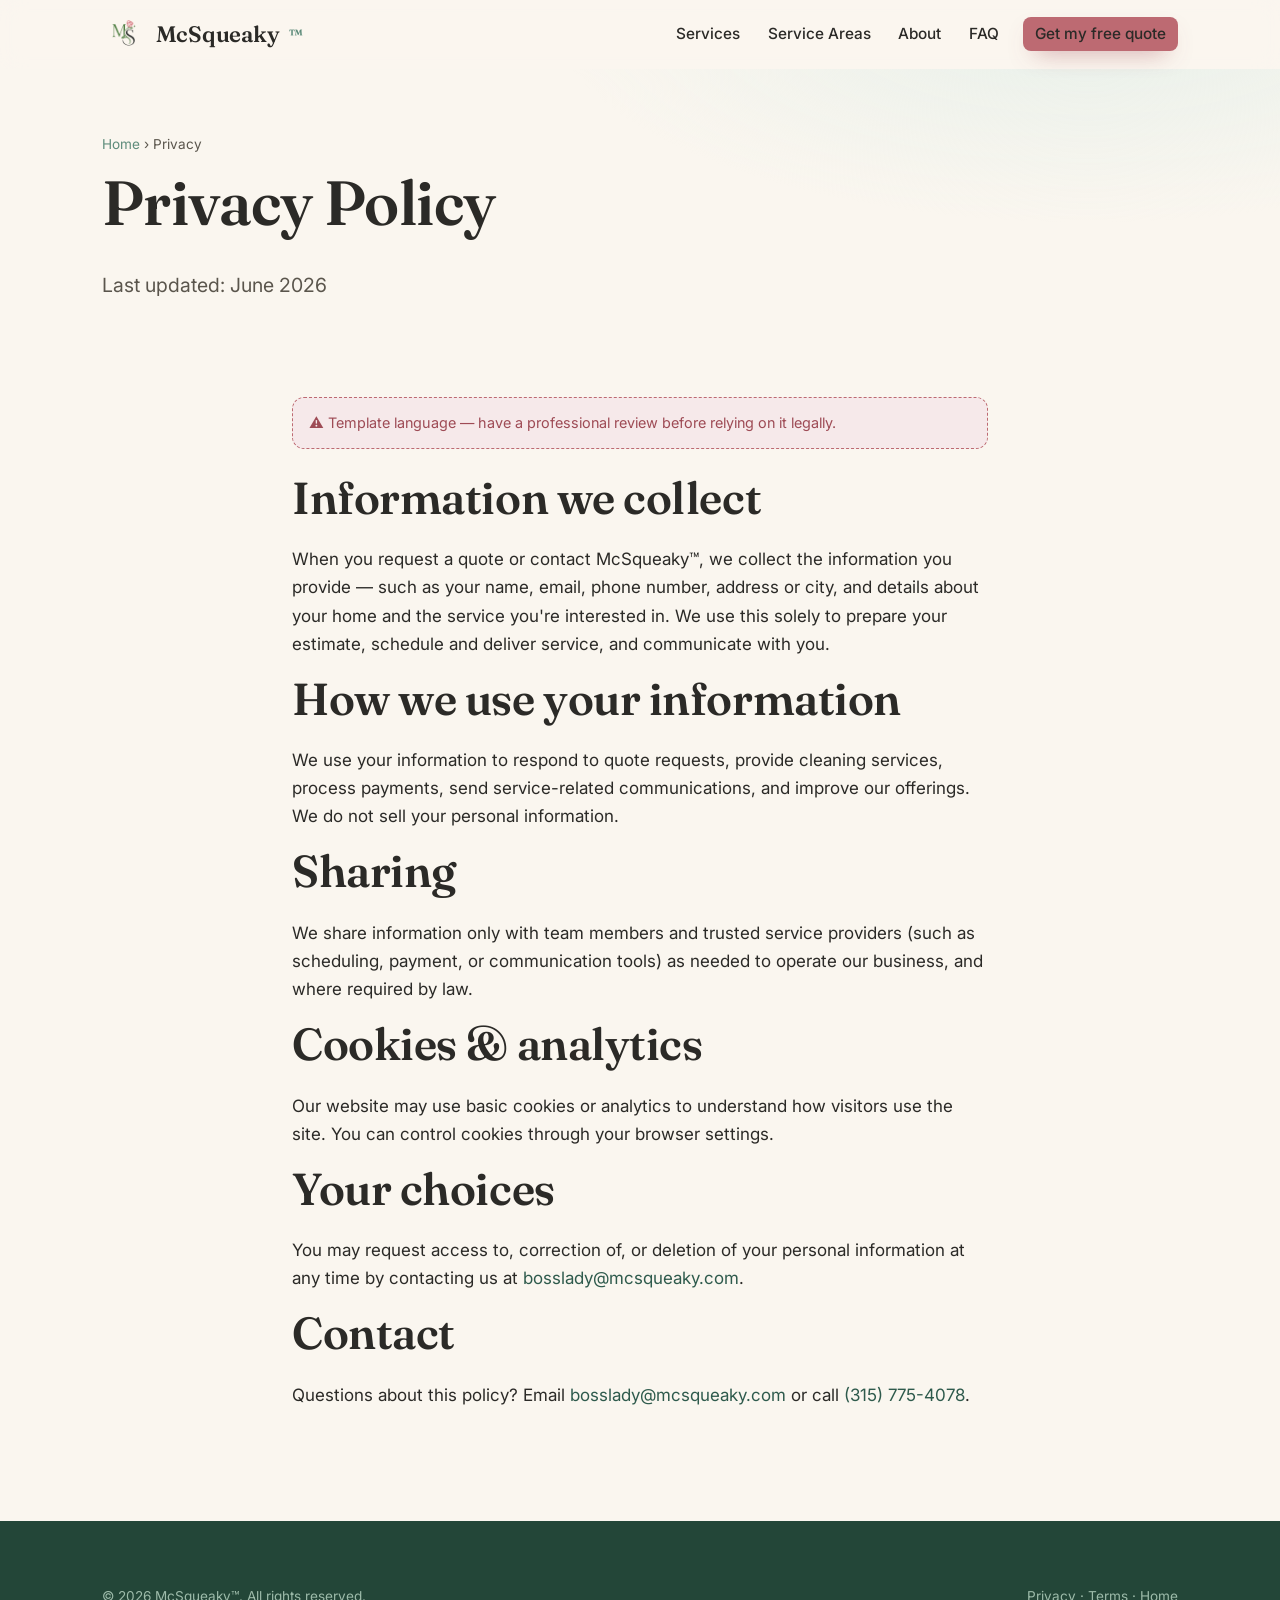
<file: privacy.html>
<!DOCTYPE html>
<html lang="en">
<head>
  <meta charset="UTF-8" />
  <meta name="viewport" content="width=device-width, initial-scale=1" />
  <title>Privacy Policy | McSqueaky™</title>
  <meta name="description" content="How McSqueaky collects, uses, and protects your information." />
  <link rel="canonical" href="https://mcsqueaky.com/privacy.html" />
  <meta name="robots" content="noindex, follow" />
  <meta name="theme-color" content="#2E5A4C" />
  <link rel="icon" href="/assets/favicon.png" sizes="any" />
  <link rel="apple-touch-icon" href="/assets/apple-touch-icon.png" />
  <link rel="preconnect" href="https://fonts.googleapis.com" />
  <link rel="preconnect" href="https://fonts.gstatic.com" crossorigin />
  <link href="https://fonts.googleapis.com/css2?family=Fraunces:opsz,wght@9..144,500;9..144,600&family=Inter:wght@400;500;600;700&display=swap" rel="stylesheet" />
  <link rel="stylesheet" href="/styles.css" />
</head>
<body>
  <a class="skip-link" href="#main">Skip to content</a>
  <header class="site-header">
    <div class="wrap nav">
      <a class="brand" href="/" aria-label="McSqueaky home"><img class="brand-mark" src="/assets/logo.png" alt="McSqueaky logo" width="44" height="44" />McSqueaky<span class="tm">™</span></a>
      <button class="nav-toggle" aria-label="Open menu" aria-controls="primary-nav" aria-expanded="false"><span></span></button>
      <nav id="primary-nav" aria-label="Primary">
        <a href="/services.html">Services</a>
        <a href="/service-areas.html">Service Areas</a>
        <a href="/about.html">About</a>
        <a href="/faq.html">FAQ</a>
        <a class="btn btn-primary nav-cta" href="/quote.html">Get my free quote</a>
      </nav>
    </div>
  </header>

  <main id="main">
    <section class="page-hero"><div class="wrap"><p class="breadcrumb"><a href="/">Home</a> › Privacy</p><h1>Privacy Policy</h1><p class="lede">Last updated: June 2026</p></div></section>
    <section class="section" style="padding-top:1rem"><div class="wrap" style="max-width:760px">
      <div class="note-banner" style="margin-bottom:1.5rem">⚠️ Template language — have a professional review before relying on it legally.</div>
      <h2>Information we collect</h2>
      <p>When you request a quote or contact McSqueaky™, we collect the information you provide — such as your name, email, phone number, address or city, and details about your home and the service you're interested in. We use this solely to prepare your estimate, schedule and deliver service, and communicate with you.</p>
      <h2>How we use your information</h2>
      <p>We use your information to respond to quote requests, provide cleaning services, process payments, send service-related communications, and improve our offerings. We do not sell your personal information.</p>
      <h2>Sharing</h2>
      <p>We share information only with team members and trusted service providers (such as scheduling, payment, or communication tools) as needed to operate our business, and where required by law.</p>
      <h2>Cookies &amp; analytics</h2>
      <p>Our website may use basic cookies or analytics to understand how visitors use the site. You can control cookies through your browser settings.</p>
      <h2>Your choices</h2>
      <p>You may request access to, correction of, or deletion of your personal information at any time by contacting us at <a href="mailto:bosslady@mcsqueaky.com">bosslady@mcsqueaky.com</a>.</p>
      <h2>Contact</h2>
      <p>Questions about this policy? Email <a href="mailto:bosslady@mcsqueaky.com">bosslady@mcsqueaky.com</a> or call <a href="tel:+13157754078">(315) 775-4078</a>.</p>
    </div></section>
  </main>

  <footer class="site-footer"><div class="wrap"><div class="footer-bottom" style="border:none;margin:0;padding:0"><span>© <span id="year">2026</span> McSqueaky™. All rights reserved.</span><span><a href="/privacy.html">Privacy</a> · <a href="/terms.html">Terms</a> · <a href="/">Home</a></span></div></div></footer>
  <script src="/script.js" defer></script>
</body>
</html>
</file>
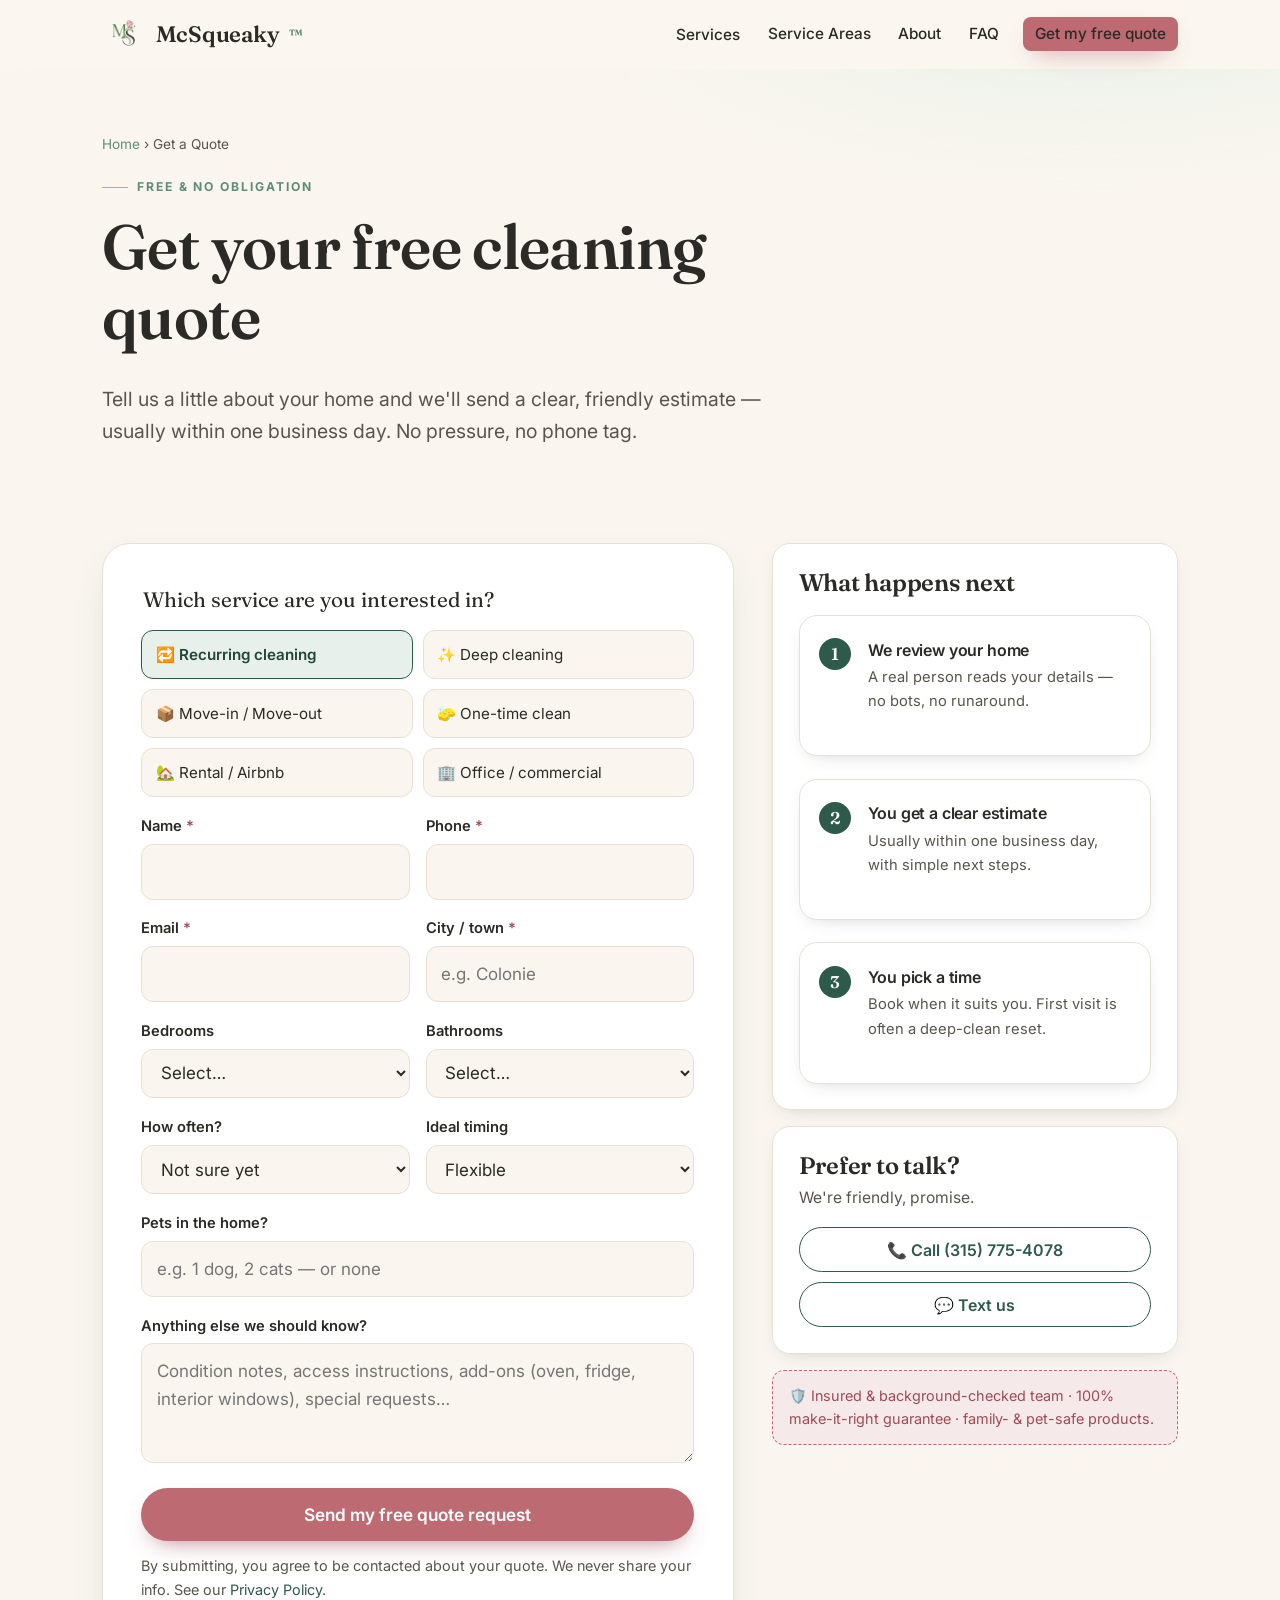
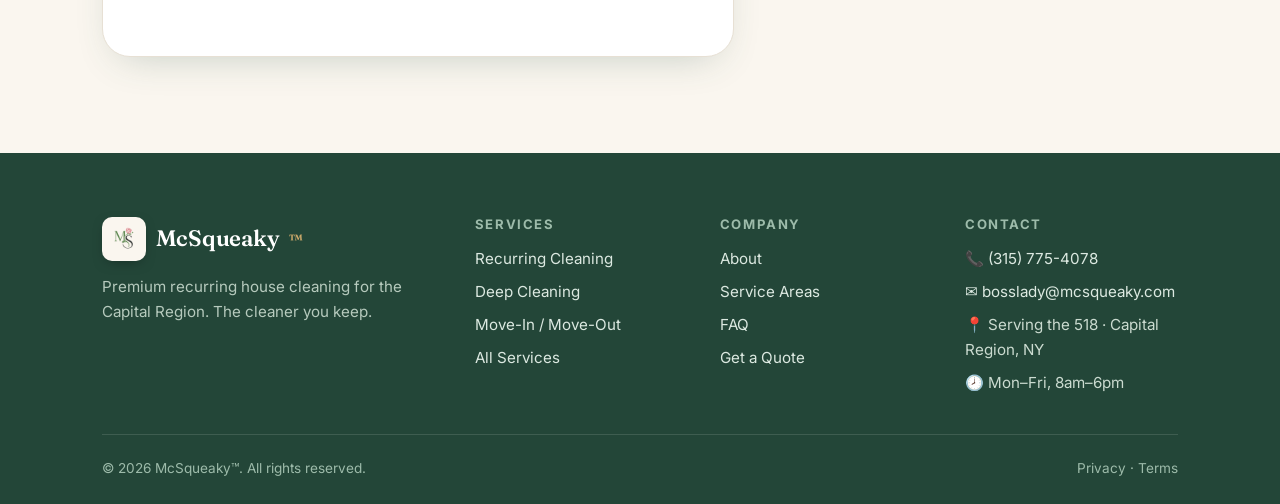
<file: quote.html>
<!DOCTYPE html>
<html lang="en">
<head>
  <meta charset="UTF-8" />
  <meta name="viewport" content="width=device-width, initial-scale=1" />
  <title>Get a Free Cleaning Quote · Capital Region (518) | McSqueaky™</title>
  <meta name="description" content="Get a fast, free cleaning quote from McSqueaky. Tell us about your home and we'll send a clear estimate — recurring, deep clean, or move-in/move-out. Serving Albany, Colonie, Latham, Troy & the 518." />
  <link rel="canonical" href="https://mcsqueaky.com/quote.html" />
  <meta name="theme-color" content="#2E5A4C" />
  <meta property="og:title" content="Get a Free Quote · McSqueaky™" />
  <meta property="og:description" content="Tell us about your home and we'll send a clear estimate. No pressure, friendly humans." />
  <meta property="og:type" content="website" />
  <meta property="og:url" content="https://mcsqueaky.com/quote.html" />
  <link rel="icon" href="/assets/favicon.png" sizes="any" />
  <link rel="apple-touch-icon" href="/assets/apple-touch-icon.png" />
  <link rel="manifest" href="/site.webmanifest" />
  <link rel="preconnect" href="https://fonts.googleapis.com" />
  <link rel="preconnect" href="https://fonts.gstatic.com" crossorigin />
  <link href="https://fonts.googleapis.com/css2?family=Fraunces:opsz,wght@9..144,500;9..144,600&family=Inter:wght@400;500;600;700&display=swap" rel="stylesheet" />
  <link rel="stylesheet" href="/styles.css" />
</head>
<body>
  <a class="skip-link" href="#main">Skip to content</a>
  <header class="site-header">
    <div class="wrap nav">
      <a class="brand" href="/" aria-label="McSqueaky home"><img class="brand-mark" src="/assets/logo.png" alt="McSqueaky logo" width="44" height="44" />McSqueaky<span class="tm">™</span></a>
      <button class="nav-toggle" aria-label="Open menu" aria-controls="primary-nav" aria-expanded="false"><span></span></button>
      <nav id="primary-nav" aria-label="Primary">
        <span class="has-sub"><a href="/services.html">Services</a><span class="submenu"><a href="/recurring-cleaning.html">Recurring Cleaning</a><a href="/deep-cleaning.html">Deep Cleaning</a><a href="/move-in-move-out.html">Move-In / Move-Out</a><a href="/services.html">All services →</a></span></span>
        <a href="/service-areas.html">Service Areas</a>
        <a href="/about.html">About</a>
        <a href="/faq.html">FAQ</a>
        <a class="btn btn-primary nav-cta" href="/quote.html">Get my free quote</a>
      </nav>
    </div>
  </header>

  <main id="main">
    <section class="page-hero">
      <div class="wrap">
        <p class="breadcrumb"><a href="/">Home</a> › Get a Quote</p>
        <span class="eyebrow">Free &amp; no obligation</span>
        <h1>Get your free cleaning quote</h1>
        <p class="lede">Tell us a little about your home and we'll send a clear, friendly estimate — usually within one business day. No pressure, no phone tag.</p>
      </div>
    </section>

    <section class="section" style="padding-top:1rem">
      <div class="wrap" style="display:grid;grid-template-columns:1.4fr .9fr;gap:2.4rem;align-items:start">
        <!-- Form -->
        <div class="form-card">
          <form id="quote-form" novalidate>
            <!-- Web3Forms (free lead capture) — paste your real access key from https://web3forms.com -->
            <input type="hidden" name="access_key" value="19291752-4023-48eb-a505-1ea8f8a5b4b9" />
            <input type="hidden" name="from_name" value="McSqueaky Website" />
            <!-- honeypot: bots fill this, humans never see it -->
            <input type="checkbox" name="botcheck" tabindex="-1" autocomplete="off" aria-hidden="true" style="position:absolute;left:-9999px" />
            <fieldset>
              <legend style="font-family:var(--serif);font-size:1.3rem;margin-bottom:.8rem">Which service are you interested in?</legend>
              <div class="choice-grid">
                <label class="choice"><input type="radio" name="service" value="Recurring cleaning" checked /><span>🔁 Recurring cleaning</span></label>
                <label class="choice"><input type="radio" name="service" value="Deep cleaning" /><span>✨ Deep cleaning</span></label>
                <label class="choice"><input type="radio" name="service" value="Move-in / Move-out" /><span>📦 Move-in / Move-out</span></label>
                <label class="choice"><input type="radio" name="service" value="One-time clean" /><span>🧽 One-time clean</span></label>
                <label class="choice"><input type="radio" name="service" value="Rental / Airbnb turnover" /><span>🏡 Rental / Airbnb</span></label>
                <label class="choice"><input type="radio" name="service" value="Office / commercial" /><span>🏢 Office / commercial</span></label>
              </div>
            </fieldset>

            <div class="field-row">
              <div class="field"><label for="name">Name <span class="req">*</span></label><input id="name" name="name" type="text" autocomplete="name" required /></div>
              <div class="field"><label for="phone">Phone <span class="req">*</span></label><input id="phone" name="phone" type="tel" autocomplete="tel" required /></div>
            </div>
            <div class="field-row">
              <div class="field"><label for="email">Email <span class="req">*</span></label><input id="email" name="email" type="email" autocomplete="email" required /></div>
              <div class="field"><label for="city">City / town <span class="req">*</span></label>
                <input id="city" name="city" list="cities" type="text" placeholder="e.g. Colonie" required />
                <datalist id="cities"><option>Albany</option><option>Colonie</option><option>Latham</option><option>Guilderland</option><option>Delmar</option><option>Bethlehem</option><option>Loudonville</option><option>Troy</option><option>Cohoes</option><option>Clifton Park</option><option>Halfmoon</option></datalist>
              </div>
            </div>
            <div class="field-row">
              <div class="field"><label for="beds">Bedrooms</label><select id="beds" name="bedrooms"><option value="">Select…</option><option>Studio</option><option>1</option><option>2</option><option>3</option><option>4</option><option>5+</option></select></div>
              <div class="field"><label for="baths">Bathrooms</label><select id="baths" name="bathrooms"><option value="">Select…</option><option>1</option><option>1.5</option><option>2</option><option>2.5</option><option>3</option><option>3+</option></select></div>
            </div>
            <div class="field-row">
              <div class="field"><label for="cadence">How often?</label><select id="cadence" name="cadence"><option value="">Not sure yet</option><option>Weekly</option><option>Bi-weekly (most popular)</option><option>Monthly</option><option>One-time</option></select></div>
              <div class="field"><label for="timing">Ideal timing</label><select id="timing" name="timing"><option value="">Flexible</option><option>ASAP</option><option>Within 2 weeks</option><option>This month</option><option>Just exploring</option></select></div>
            </div>
            <div class="field"><label for="pets">Pets in the home?</label><input id="pets" name="pets" type="text" placeholder="e.g. 1 dog, 2 cats — or none" /></div>
            <div class="field"><label for="message">Anything else we should know?</label><textarea id="message" name="message" placeholder="Condition notes, access instructions, add-ons (oven, fridge, interior windows), special requests…"></textarea></div>

            <button type="submit" class="btn btn-primary btn-lg btn-block">Send my free quote request</button>
            <p class="form-note">By submitting, you agree to be contacted about your quote. We never share your info. See our <a href="/privacy.html">Privacy Policy</a>.</p>
          </form>

          <!-- Success state (shown by script.js after a successful submission) -->
          <div id="quote-success" hidden style="text-align:center;padding:1rem 0">
            <div style="font-size:3.2rem;line-height:1">✅</div>
            <h2 style="margin-top:.4rem">Thank you — your request is in!</h2>
            <p class="lede" style="margin-inline:auto">A real person will review your home and get back to you with a clear estimate, usually within one business day.</p>
            <p class="muted">Need us sooner? Call or text <a href="tel:+13157754078">(315) 775-4078</a> or email <a href="mailto:bosslady@mcsqueaky.com">bosslady@mcsqueaky.com</a>.</p>
            <p style="margin-top:1.2rem"><a class="btn btn-ghost" href="/">Back to home</a></p>
          </div>
        </div>

        <!-- Reassurance sidebar -->
        <aside class="stack">
          <div class="card">
            <h3>What happens next</h3>
            <div class="steps" style="margin-top:.8rem">
              <div class="step"><h3 style="font-family:var(--sans);font-size:1rem">We review your home</h3><p style="font-size:.92rem">A real person reads your details — no bots, no runaround.</p></div>
              <div class="step"><h3 style="font-family:var(--sans);font-size:1rem">You get a clear estimate</h3><p style="font-size:.92rem">Usually within one business day, with simple next steps.</p></div>
              <div class="step"><h3 style="font-family:var(--sans);font-size:1rem">You pick a time</h3><p style="font-size:.92rem">Book when it suits you. First visit is often a deep-clean reset.</p></div>
            </div>
          </div>
          <div class="card">
            <h3>Prefer to talk?</h3>
            <p class="muted">We're friendly, promise.</p>
            <p style="margin:0"><a class="btn btn-ghost btn-block" href="tel:+13157754078">📞 Call (315) 775-4078</a></p>
            <p style="margin:.6rem 0 0"><a class="btn btn-ghost btn-block" href="sms:+13157754078">💬 Text us</a></p>
          </div>
          <div class="note-banner">🛡️ Insured &amp; background-checked team · 100% make-it-right guarantee · family- &amp; pet-safe products.</div>
        </aside>
      </div>
    </section>
  </main>

  <footer class="site-footer">
    <div class="wrap">
      <div class="footer-grid">
        <div class="footer-about"><a class="brand" href="/"><img class="brand-mark brand-mark--chip" src="/assets/logo.png" alt="" width="40" height="40" />McSqueaky<span class="tm">™</span></a><p>Premium recurring house cleaning for the Capital Region. The cleaner you keep.</p></div>
        <div><h4>Services</h4><ul><li><a href="/recurring-cleaning.html">Recurring Cleaning</a></li><li><a href="/deep-cleaning.html">Deep Cleaning</a></li><li><a href="/move-in-move-out.html">Move-In / Move-Out</a></li><li><a href="/services.html">All Services</a></li></ul></div>
        <div><h4>Company</h4><ul><li><a href="/about.html">About</a></li><li><a href="/service-areas.html">Service Areas</a></li><li><a href="/faq.html">FAQ</a></li><li><a href="/quote.html">Get a Quote</a></li></ul></div>
        <div class="footer-contact"><h4>Contact</h4><ul><li><a href="tel:+13157754078">📞 (315) 775-4078</a></li><li><a href="mailto:bosslady@mcsqueaky.com">✉️ bosslady@mcsqueaky.com</a></li><li>📍 Serving the 518 · Capital Region, NY</li><li>🕗 Mon–Fri, 8am–6pm</li></ul></div>
      </div>
      <div class="footer-bottom"><span>© <span id="year">2026</span> McSqueaky™. All rights reserved.</span><span><a href="/privacy.html">Privacy</a> · <a href="/terms.html">Terms</a></span></div>
    </div>
  </footer>
  <script src="/script.js" defer></script>
</body>
</html>
</file>
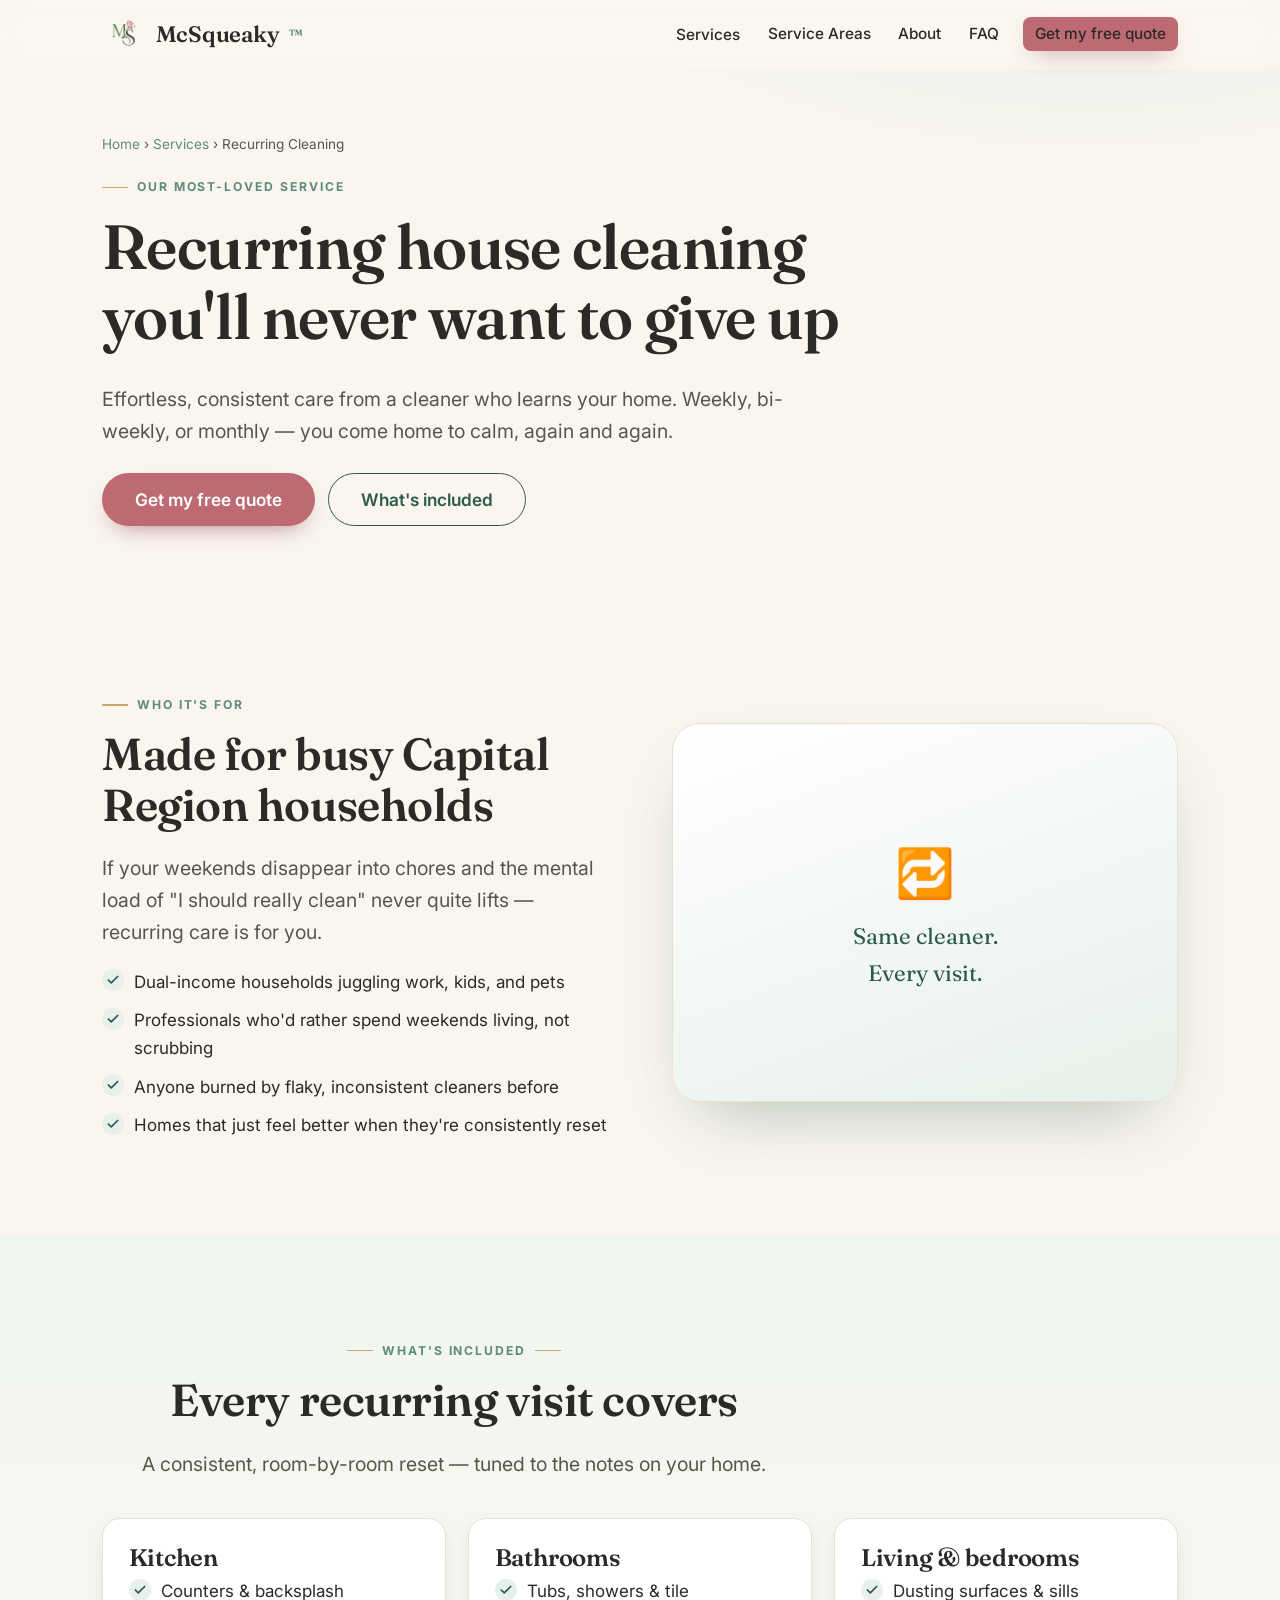
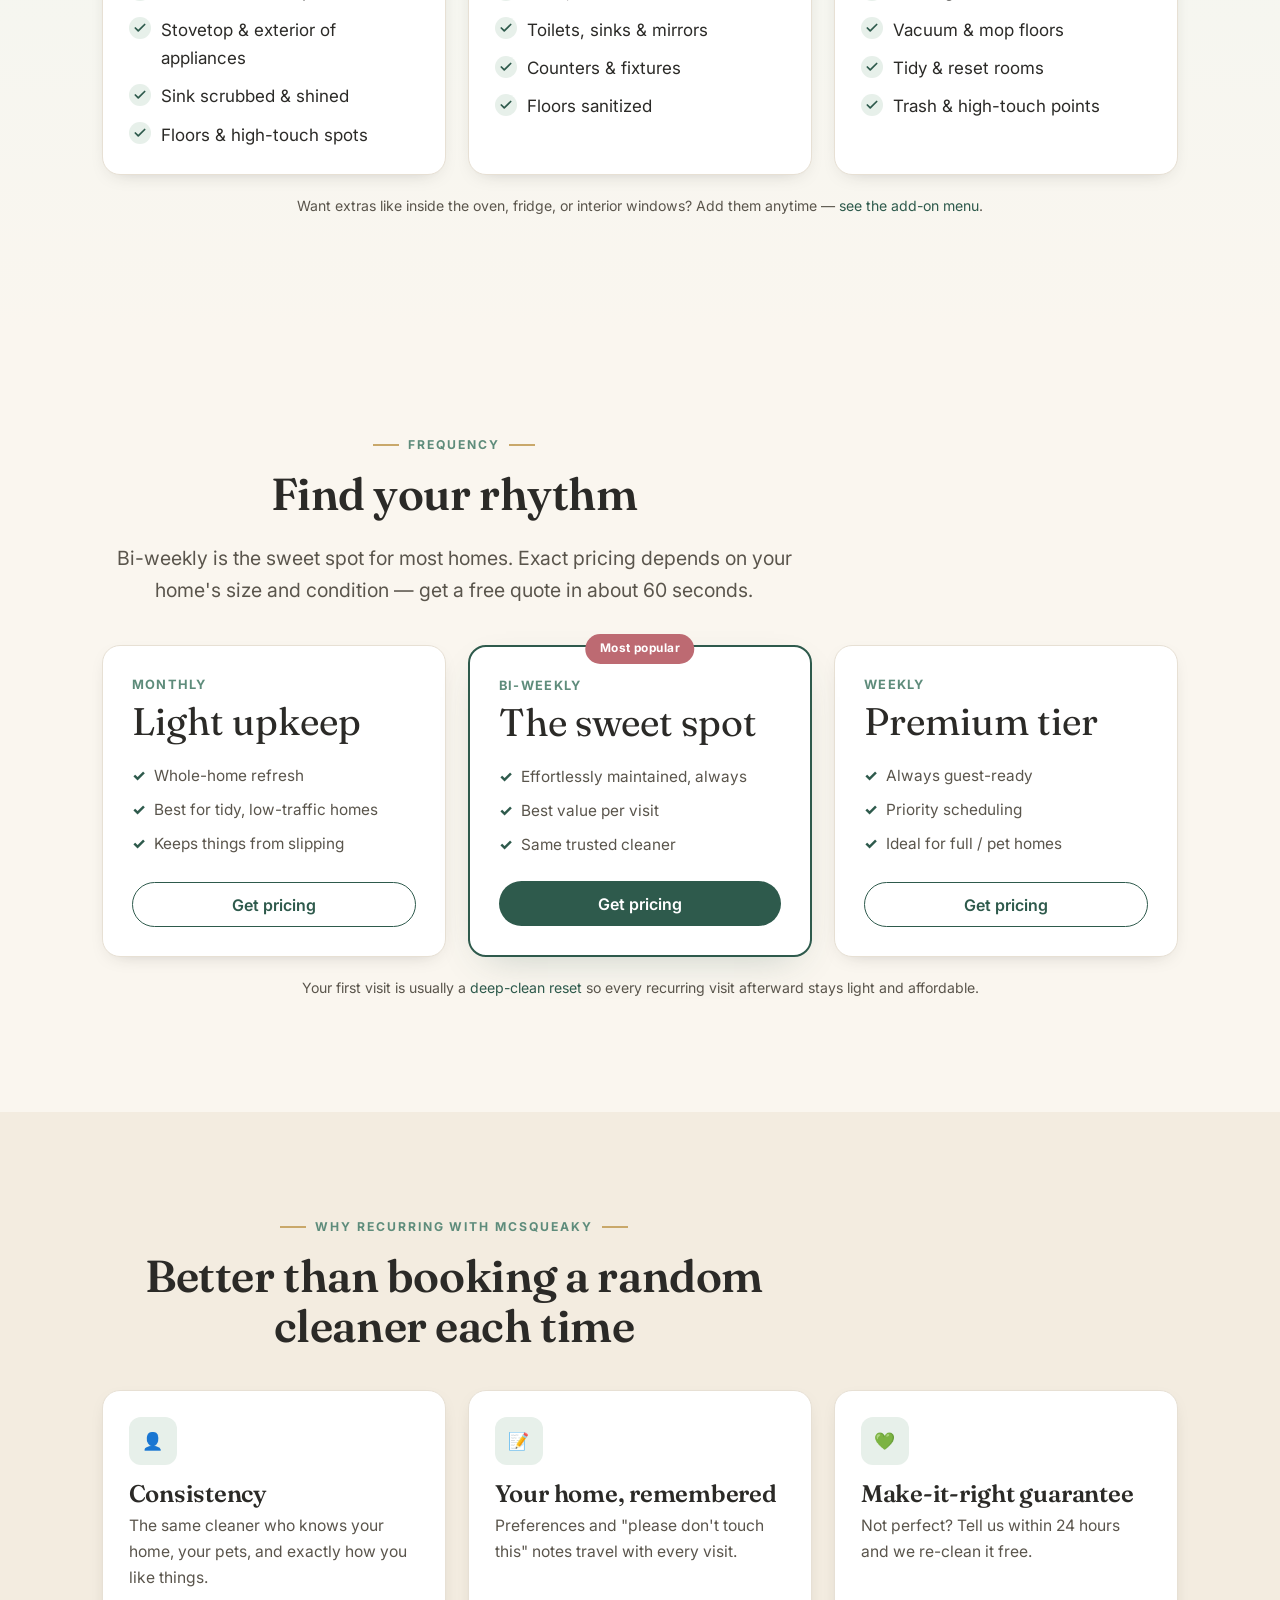
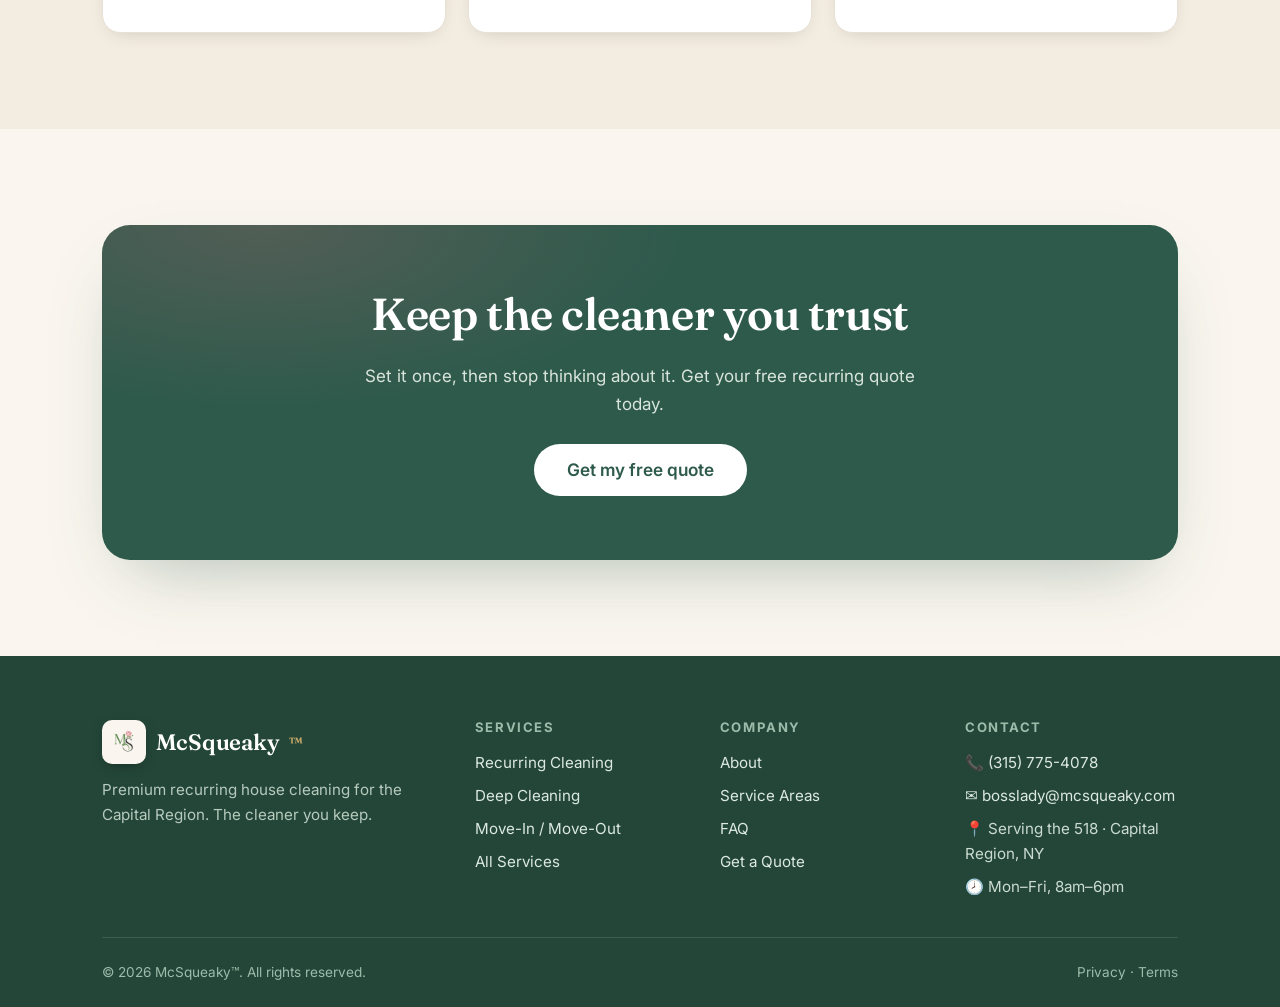
<file: recurring-cleaning.html>
<!DOCTYPE html>
<html lang="en">
<head>
  <meta charset="UTF-8" />
  <meta name="viewport" content="width=device-width, initial-scale=1" />
  <title>Recurring House Cleaning in the Capital Region | McSqueaky™</title>
  <meta name="description" content="Weekly, bi-weekly & monthly recurring house cleaning across Albany, Colonie, Latham, Troy & the 518. Same trusted cleaner, notes on your home, make-it-right guarantee. Get a free quote." />
  <link rel="canonical" href="https://mcsqueaky.com/recurring-cleaning.html" />
  <meta name="theme-color" content="#2E5A4C" />
  <meta property="og:title" content="Recurring House Cleaning · McSqueaky™ (518 Capital Region)" />
  <meta property="og:description" content="The cleaner you keep. Effortless recurring care from a cleaner who knows your home." />
  <meta property="og:type" content="website" />
  <meta property="og:url" content="https://mcsqueaky.com/recurring-cleaning.html" />
  <link rel="icon" href="/assets/favicon.png" sizes="any" />
  <link rel="apple-touch-icon" href="/assets/apple-touch-icon.png" />
  <link rel="manifest" href="/site.webmanifest" />
  <link rel="preconnect" href="https://fonts.googleapis.com" />
  <link rel="preconnect" href="https://fonts.gstatic.com" crossorigin />
  <link href="https://fonts.googleapis.com/css2?family=Fraunces:opsz,wght@9..144,500;9..144,600&family=Inter:wght@400;500;600;700&display=swap" rel="stylesheet" />
  <link rel="stylesheet" href="/styles.css" />
  <script type="application/ld+json">
  { "@context":"https://schema.org","@type":"Service","name":"Recurring House Cleaning","serviceType":"Recurring residential cleaning","provider":{"@type":"HouseCleaningService","name":"McSqueaky","url":"https://mcsqueaky.com/"},"areaServed":["Albany NY","Colonie NY","Latham NY","Troy NY","Guilderland NY","Delmar NY"],"description":"Weekly, bi-weekly, and monthly recurring house cleaning with a consistent, trusted cleaner." }
  </script>
</head>
<body>
  <a class="skip-link" href="#main">Skip to content</a>
  <header class="site-header">
    <div class="wrap nav">
      <a class="brand" href="/" aria-label="McSqueaky home"><img class="brand-mark" src="/assets/logo.png" alt="McSqueaky logo" width="44" height="44" />McSqueaky<span class="tm">™</span></a>
      <button class="nav-toggle" aria-label="Open menu" aria-controls="primary-nav" aria-expanded="false"><span></span></button>
      <nav id="primary-nav" aria-label="Primary">
        <span class="has-sub"><a href="/services.html">Services</a><span class="submenu"><a href="/recurring-cleaning.html">Recurring Cleaning</a><a href="/deep-cleaning.html">Deep Cleaning</a><a href="/move-in-move-out.html">Move-In / Move-Out</a><a href="/services.html">All services →</a></span></span>
        <a href="/service-areas.html">Service Areas</a>
        <a href="/about.html">About</a>
        <a href="/faq.html">FAQ</a>
        <a class="btn btn-primary nav-cta" href="/quote.html">Get my free quote</a>
      </nav>
    </div>
  </header>

  <main id="main">
    <section class="page-hero">
      <div class="wrap">
        <p class="breadcrumb"><a href="/">Home</a> › <a href="/services.html">Services</a> › Recurring Cleaning</p>
        <span class="eyebrow">Our most-loved service</span>
        <h1>Recurring house cleaning you'll never want to give up</h1>
        <p class="lede">Effortless, consistent care from a cleaner who learns your home. Weekly, bi-weekly, or monthly — you come home to calm, again and again.</p>
        <div class="hero-actions"><a class="btn btn-primary btn-lg" href="/quote.html">Get my free quote</a><a class="btn btn-ghost btn-lg" href="#whats-included">What's included</a></div>
      </div>
    </section>

    <section class="section">
      <div class="wrap split">
        <div>
          <span class="eyebrow">Who it's for</span>
          <h2>Made for busy Capital Region households</h2>
          <p class="lede">If your weekends disappear into chores and the mental load of "I should really clean" never quite lifts — recurring care is for you.</p>
          <ul class="checks" style="margin-top:1.2rem">
            <li>Dual-income households juggling work, kids, and pets</li>
            <li>Professionals who'd rather spend weekends living, not scrubbing</li>
            <li>Anyone burned by flaky, inconsistent cleaners before</li>
            <li>Homes that just feel better when they're consistently reset</li>
          </ul>
        </div>
        <div class="split-media"><div class="media-frame" style="display:grid;place-items:center;background:linear-gradient(160deg,#fff,var(--green-tint));color:var(--green);text-align:center;padding:2rem"><div><div style="font-size:3rem">🔁</div><div style="font-family:var(--serif);font-size:1.4rem;margin-top:.4rem">Same cleaner.<br>Every visit.</div></div></div></div>
      </div>
    </section>

    <section class="section band-tint" id="whats-included">
      <div class="wrap">
        <div class="section-head center"><span class="eyebrow">What's included</span><h2>Every recurring visit covers</h2><p class="lede center">A consistent, room-by-room reset — tuned to the notes on your home.</p></div>
        <div class="grid grid-3">
          <div class="card"><h3>Kitchen</h3><ul class="checks"><li>Counters &amp; backsplash</li><li>Stovetop &amp; exterior of appliances</li><li>Sink scrubbed &amp; shined</li><li>Floors &amp; high-touch spots</li></ul></div>
          <div class="card"><h3>Bathrooms</h3><ul class="checks"><li>Tubs, showers &amp; tile</li><li>Toilets, sinks &amp; mirrors</li><li>Counters &amp; fixtures</li><li>Floors sanitized</li></ul></div>
          <div class="card"><h3>Living &amp; bedrooms</h3><ul class="checks"><li>Dusting surfaces &amp; sills</li><li>Vacuum &amp; mop floors</li><li>Tidy &amp; reset rooms</li><li>Trash &amp; high-touch points</li></ul></div>
        </div>
        <p class="price-note">Want extras like inside the oven, fridge, or interior windows? Add them anytime — <a href="/services.html#addons">see the add-on menu</a>.</p>
      </div>
    </section>

    <section class="section">
      <div class="wrap">
        <div class="section-head center"><span class="eyebrow">Frequency</span><h2>Find your rhythm</h2><p class="lede center">Bi-weekly is the sweet spot for most homes. Exact pricing depends on your home's size and condition — get a free quote in about 60 seconds.</p></div>
        <div class="price-grid">
          <div class="price-card"><span class="cadence">Monthly</span><div class="amt">Light upkeep</div><ul><li>Whole-home refresh</li><li>Best for tidy, low-traffic homes</li><li>Keeps things from slipping</li></ul><a class="btn btn-ghost btn-block" href="/quote.html">Get pricing</a></div>
          <div class="price-card is-featured"><span class="cadence">Bi-weekly</span><div class="amt">The sweet spot</div><ul><li>Effortlessly maintained, always</li><li>Best value per visit</li><li>Same trusted cleaner</li></ul><a class="btn btn-green btn-block" href="/quote.html">Get pricing</a></div>
          <div class="price-card"><span class="cadence">Weekly</span><div class="amt">Premium tier</div><ul><li>Always guest-ready</li><li>Priority scheduling</li><li>Ideal for full / pet homes</li></ul><a class="btn btn-ghost btn-block" href="/quote.html">Get pricing</a></div>
        </div>
        <p class="price-note">Your first visit is usually a <a href="/deep-cleaning.html">deep-clean reset</a> so every recurring visit afterward stays light and affordable.</p>
      </div>
    </section>

    <section class="section band-cream">
      <div class="wrap">
        <div class="section-head center"><span class="eyebrow">Why recurring with McSqueaky</span><h2>Better than booking a random cleaner each time</h2></div>
        <div class="grid grid-3">
          <div class="card"><div class="ico">👤</div><h3>Consistency</h3><p>The same cleaner who knows your home, your pets, and exactly how you like things.</p></div>
          <div class="card"><div class="ico">📝</div><h3>Your home, remembered</h3><p>Preferences and "please don't touch this" notes travel with every visit.</p></div>
          <div class="card"><div class="ico">💚</div><h3>Make-it-right guarantee</h3><p>Not perfect? Tell us within 24 hours and we re-clean it free.</p></div>
        </div>
      </div>
    </section>

    <section class="section"><div class="wrap"><div class="cta-band"><h2>Keep the cleaner you trust</h2><p>Set it once, then stop thinking about it. Get your free recurring quote today.</p><div class="hero-actions"><a class="btn btn-light btn-lg" href="/quote.html">Get my free quote</a></div></div></div></section>
  </main>

  <footer class="site-footer">
    <div class="wrap">
      <div class="footer-grid">
        <div class="footer-about"><a class="brand" href="/"><img class="brand-mark brand-mark--chip" src="/assets/logo.png" alt="" width="40" height="40" />McSqueaky<span class="tm">™</span></a><p>Premium recurring house cleaning for the Capital Region. The cleaner you keep.</p></div>
        <div><h4>Services</h4><ul><li><a href="/recurring-cleaning.html">Recurring Cleaning</a></li><li><a href="/deep-cleaning.html">Deep Cleaning</a></li><li><a href="/move-in-move-out.html">Move-In / Move-Out</a></li><li><a href="/services.html">All Services</a></li></ul></div>
        <div><h4>Company</h4><ul><li><a href="/about.html">About</a></li><li><a href="/service-areas.html">Service Areas</a></li><li><a href="/faq.html">FAQ</a></li><li><a href="/quote.html">Get a Quote</a></li></ul></div>
        <div class="footer-contact"><h4>Contact</h4><ul><li><a href="tel:+13157754078">📞 (315) 775-4078</a></li><li><a href="mailto:bosslady@mcsqueaky.com">✉️ bosslady@mcsqueaky.com</a></li><li>📍 Serving the 518 · Capital Region, NY</li><li>🕗 Mon–Fri, 8am–6pm</li></ul></div>
      </div>
      <div class="footer-bottom"><span>© <span id="year">2026</span> McSqueaky™. All rights reserved.</span><span><a href="/privacy.html">Privacy</a> · <a href="/terms.html">Terms</a></span></div>
    </div>
  </footer>
  <script src="/script.js" defer></script>
</body>
</html>
</file>
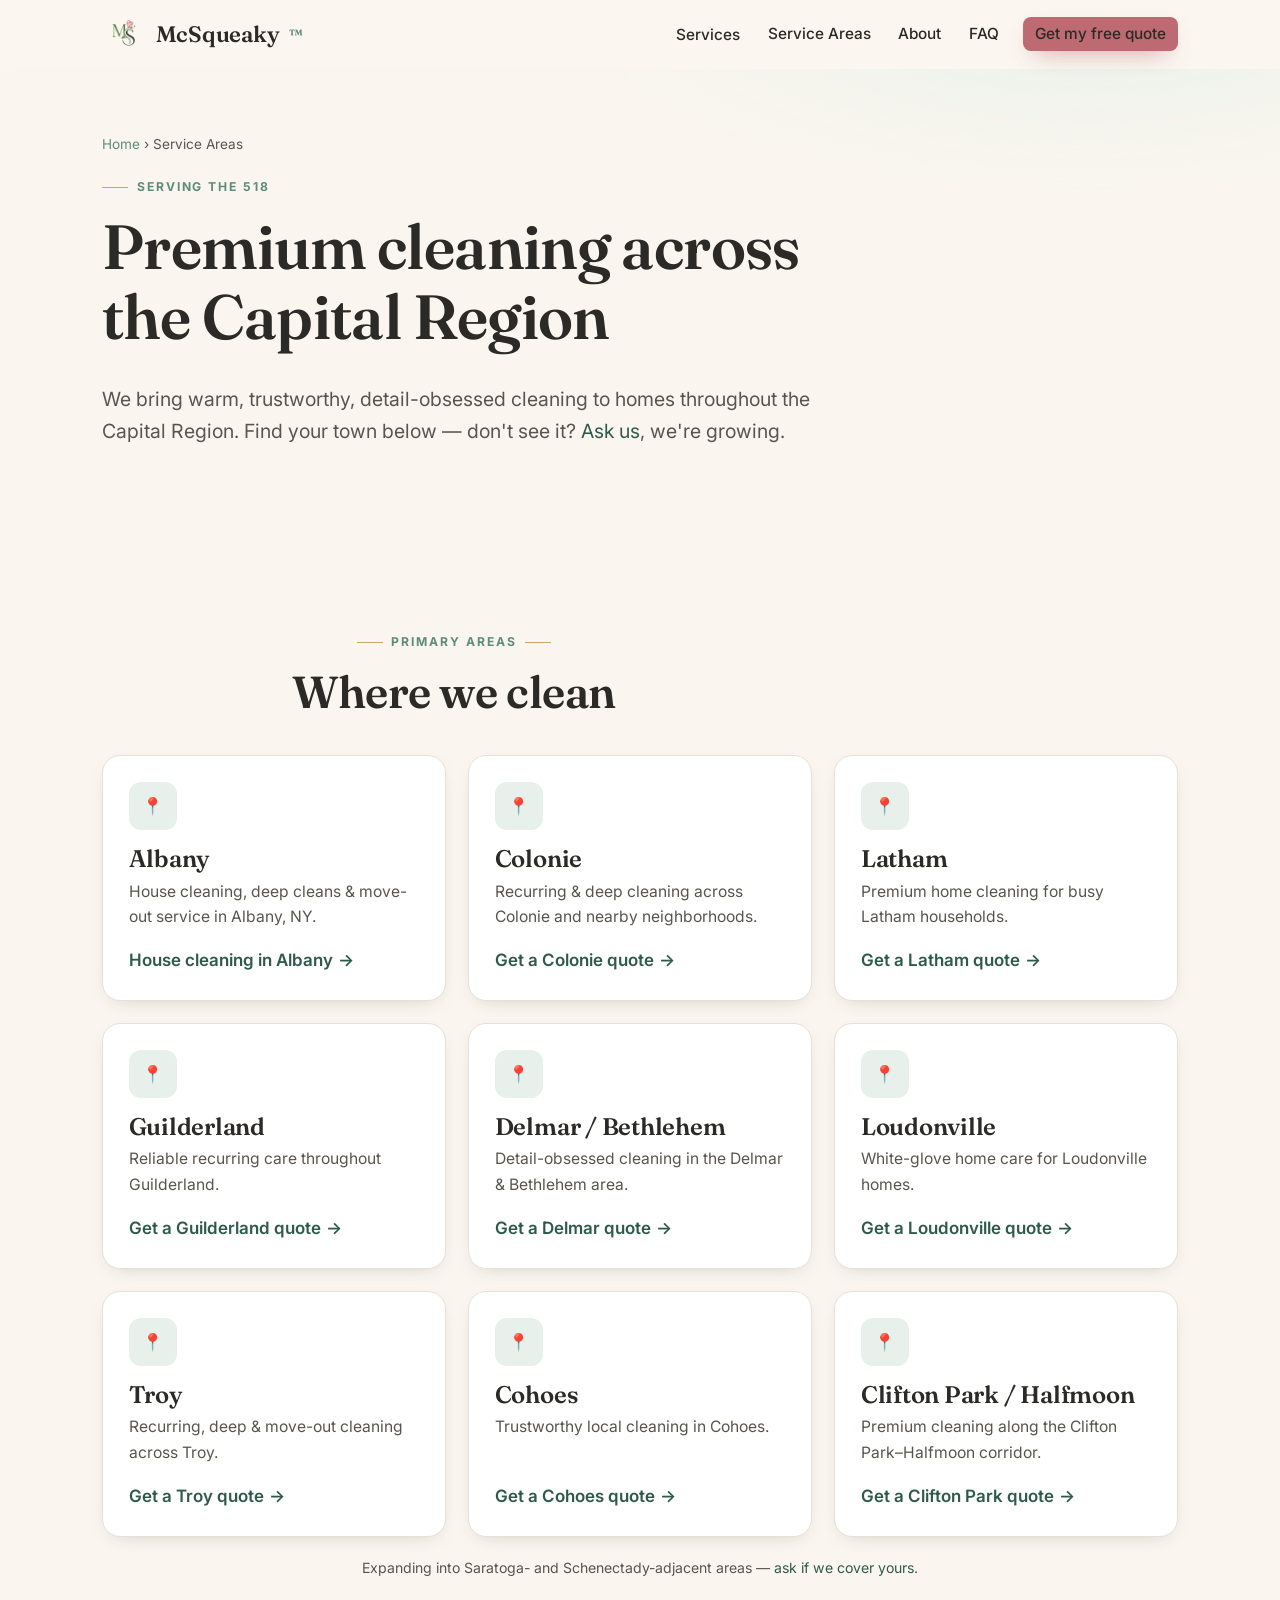
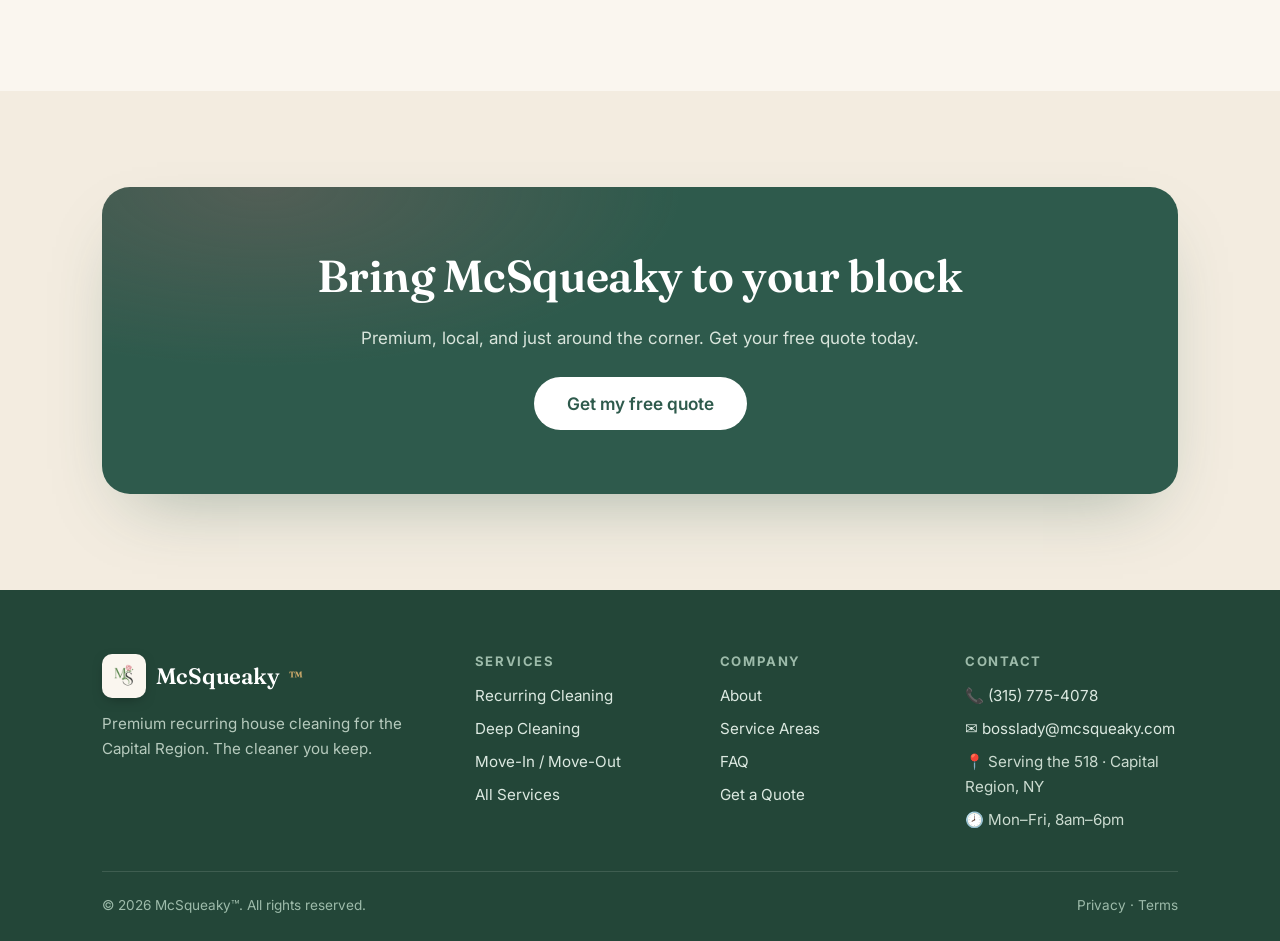
<file: service-areas.html>
<!DOCTYPE html>
<html lang="en">
<head>
  <meta charset="UTF-8" />
  <meta name="viewport" content="width=device-width, initial-scale=1" />
  <title>Cleaning Service Areas — Albany, Colonie, Latham, Troy & the 518 | McSqueaky™</title>
  <meta name="description" content="McSqueaky provides premium house cleaning across the Capital Region: Albany, Colonie, Latham, Guilderland, Delmar, Loudonville, Troy, Cohoes, Clifton Park & Halfmoon. Find your area." />
  <link rel="canonical" href="https://mcsqueaky.com/service-areas.html" />
  <meta name="theme-color" content="#2E5A4C" />
  <meta property="og:title" content="Service Areas · McSqueaky™ (518 Capital Region)" />
  <meta property="og:description" content="Premium cleaning across the 518 — find your town." />
  <meta property="og:type" content="website" />
  <meta property="og:url" content="https://mcsqueaky.com/service-areas.html" />
  <link rel="icon" href="/assets/favicon.png" sizes="any" />
  <link rel="apple-touch-icon" href="/assets/apple-touch-icon.png" />
  <link rel="manifest" href="/site.webmanifest" />
  <link rel="preconnect" href="https://fonts.googleapis.com" />
  <link rel="preconnect" href="https://fonts.gstatic.com" crossorigin />
  <link href="https://fonts.googleapis.com/css2?family=Fraunces:opsz,wght@9..144,500;9..144,600&family=Inter:wght@400;500;600;700&display=swap" rel="stylesheet" />
  <link rel="stylesheet" href="/styles.css" />
</head>
<body>
  <a class="skip-link" href="#main">Skip to content</a>
  <header class="site-header">
    <div class="wrap nav">
      <a class="brand" href="/" aria-label="McSqueaky home"><img class="brand-mark" src="/assets/logo.png" alt="McSqueaky logo" width="44" height="44" />McSqueaky<span class="tm">™</span></a>
      <button class="nav-toggle" aria-label="Open menu" aria-controls="primary-nav" aria-expanded="false"><span></span></button>
      <nav id="primary-nav" aria-label="Primary">
        <span class="has-sub"><a href="/services.html">Services</a><span class="submenu"><a href="/recurring-cleaning.html">Recurring Cleaning</a><a href="/deep-cleaning.html">Deep Cleaning</a><a href="/move-in-move-out.html">Move-In / Move-Out</a><a href="/services.html">All services →</a></span></span>
        <a href="/service-areas.html">Service Areas</a>
        <a href="/about.html">About</a>
        <a href="/faq.html">FAQ</a>
        <a class="btn btn-primary nav-cta" href="/quote.html">Get my free quote</a>
      </nav>
    </div>
  </header>

  <main id="main">
    <section class="page-hero">
      <div class="wrap">
        <p class="breadcrumb"><a href="/">Home</a> › Service Areas</p>
        <span class="eyebrow">Serving the 518</span>
        <h1>Premium cleaning across the Capital Region</h1>
        <p class="lede">We bring warm, trustworthy, detail-obsessed cleaning to homes throughout the Capital Region. Find your town below — don't see it? <a href="/quote.html">Ask us</a>, we're growing.</p>
      </div>
    </section>

    <section class="section">
      <div class="wrap">
        <div class="section-head center"><span class="eyebrow">Primary areas</span><h2>Where we clean</h2></div>
        <div class="grid grid-3">
          <a class="card" href="/cleaning-albany-ny.html"><div class="ico">📍</div><h3>Albany</h3><p>House cleaning, deep cleans &amp; move-out service in Albany, NY.</p><span class="card-link">House cleaning in Albany</span></a>
          <div class="card"><div class="ico">📍</div><h3>Colonie</h3><p>Recurring &amp; deep cleaning across Colonie and nearby neighborhoods.</p><a class="card-link" href="/quote.html">Get a Colonie quote</a></div>
          <div class="card"><div class="ico">📍</div><h3>Latham</h3><p>Premium home cleaning for busy Latham households.</p><a class="card-link" href="/quote.html">Get a Latham quote</a></div>
          <div class="card"><div class="ico">📍</div><h3>Guilderland</h3><p>Reliable recurring care throughout Guilderland.</p><a class="card-link" href="/quote.html">Get a Guilderland quote</a></div>
          <div class="card"><div class="ico">📍</div><h3>Delmar / Bethlehem</h3><p>Detail-obsessed cleaning in the Delmar &amp; Bethlehem area.</p><a class="card-link" href="/quote.html">Get a Delmar quote</a></div>
          <div class="card"><div class="ico">📍</div><h3>Loudonville</h3><p>White-glove home care for Loudonville homes.</p><a class="card-link" href="/quote.html">Get a Loudonville quote</a></div>
          <div class="card"><div class="ico">📍</div><h3>Troy</h3><p>Recurring, deep &amp; move-out cleaning across Troy.</p><a class="card-link" href="/quote.html">Get a Troy quote</a></div>
          <div class="card"><div class="ico">📍</div><h3>Cohoes</h3><p>Trustworthy local cleaning in Cohoes.</p><a class="card-link" href="/quote.html">Get a Cohoes quote</a></div>
          <div class="card"><div class="ico">📍</div><h3>Clifton Park / Halfmoon</h3><p>Premium cleaning along the Clifton Park–Halfmoon corridor.</p><a class="card-link" href="/quote.html">Get a Clifton Park quote</a></div>
        </div>
        <p class="price-note">Expanding into Saratoga- and Schenectady-adjacent areas — <a href="/quote.html">ask if we cover yours</a>.</p>
      </div>
    </section>

    <section class="section band-cream"><div class="wrap"><div class="cta-band"><h2>Bring McSqueaky to your block</h2><p>Premium, local, and just around the corner. Get your free quote today.</p><div class="hero-actions"><a class="btn btn-light btn-lg" href="/quote.html">Get my free quote</a></div></div></div></section>
  </main>

  <footer class="site-footer">
    <div class="wrap">
      <div class="footer-grid">
        <div class="footer-about"><a class="brand" href="/"><img class="brand-mark brand-mark--chip" src="/assets/logo.png" alt="" width="40" height="40" />McSqueaky<span class="tm">™</span></a><p>Premium recurring house cleaning for the Capital Region. The cleaner you keep.</p></div>
        <div><h4>Services</h4><ul><li><a href="/recurring-cleaning.html">Recurring Cleaning</a></li><li><a href="/deep-cleaning.html">Deep Cleaning</a></li><li><a href="/move-in-move-out.html">Move-In / Move-Out</a></li><li><a href="/services.html">All Services</a></li></ul></div>
        <div><h4>Company</h4><ul><li><a href="/about.html">About</a></li><li><a href="/service-areas.html">Service Areas</a></li><li><a href="/faq.html">FAQ</a></li><li><a href="/quote.html">Get a Quote</a></li></ul></div>
        <div class="footer-contact"><h4>Contact</h4><ul><li><a href="tel:+13157754078">📞 (315) 775-4078</a></li><li><a href="mailto:bosslady@mcsqueaky.com">✉️ bosslady@mcsqueaky.com</a></li><li>📍 Serving the 518 · Capital Region, NY</li><li>🕗 Mon–Fri, 8am–6pm</li></ul></div>
      </div>
      <div class="footer-bottom"><span>© <span id="year">2026</span> McSqueaky™. All rights reserved.</span><span><a href="/privacy.html">Privacy</a> · <a href="/terms.html">Terms</a></span></div>
    </div>
  </footer>
  <script src="/script.js" defer></script>
</body>
</html>
</file>
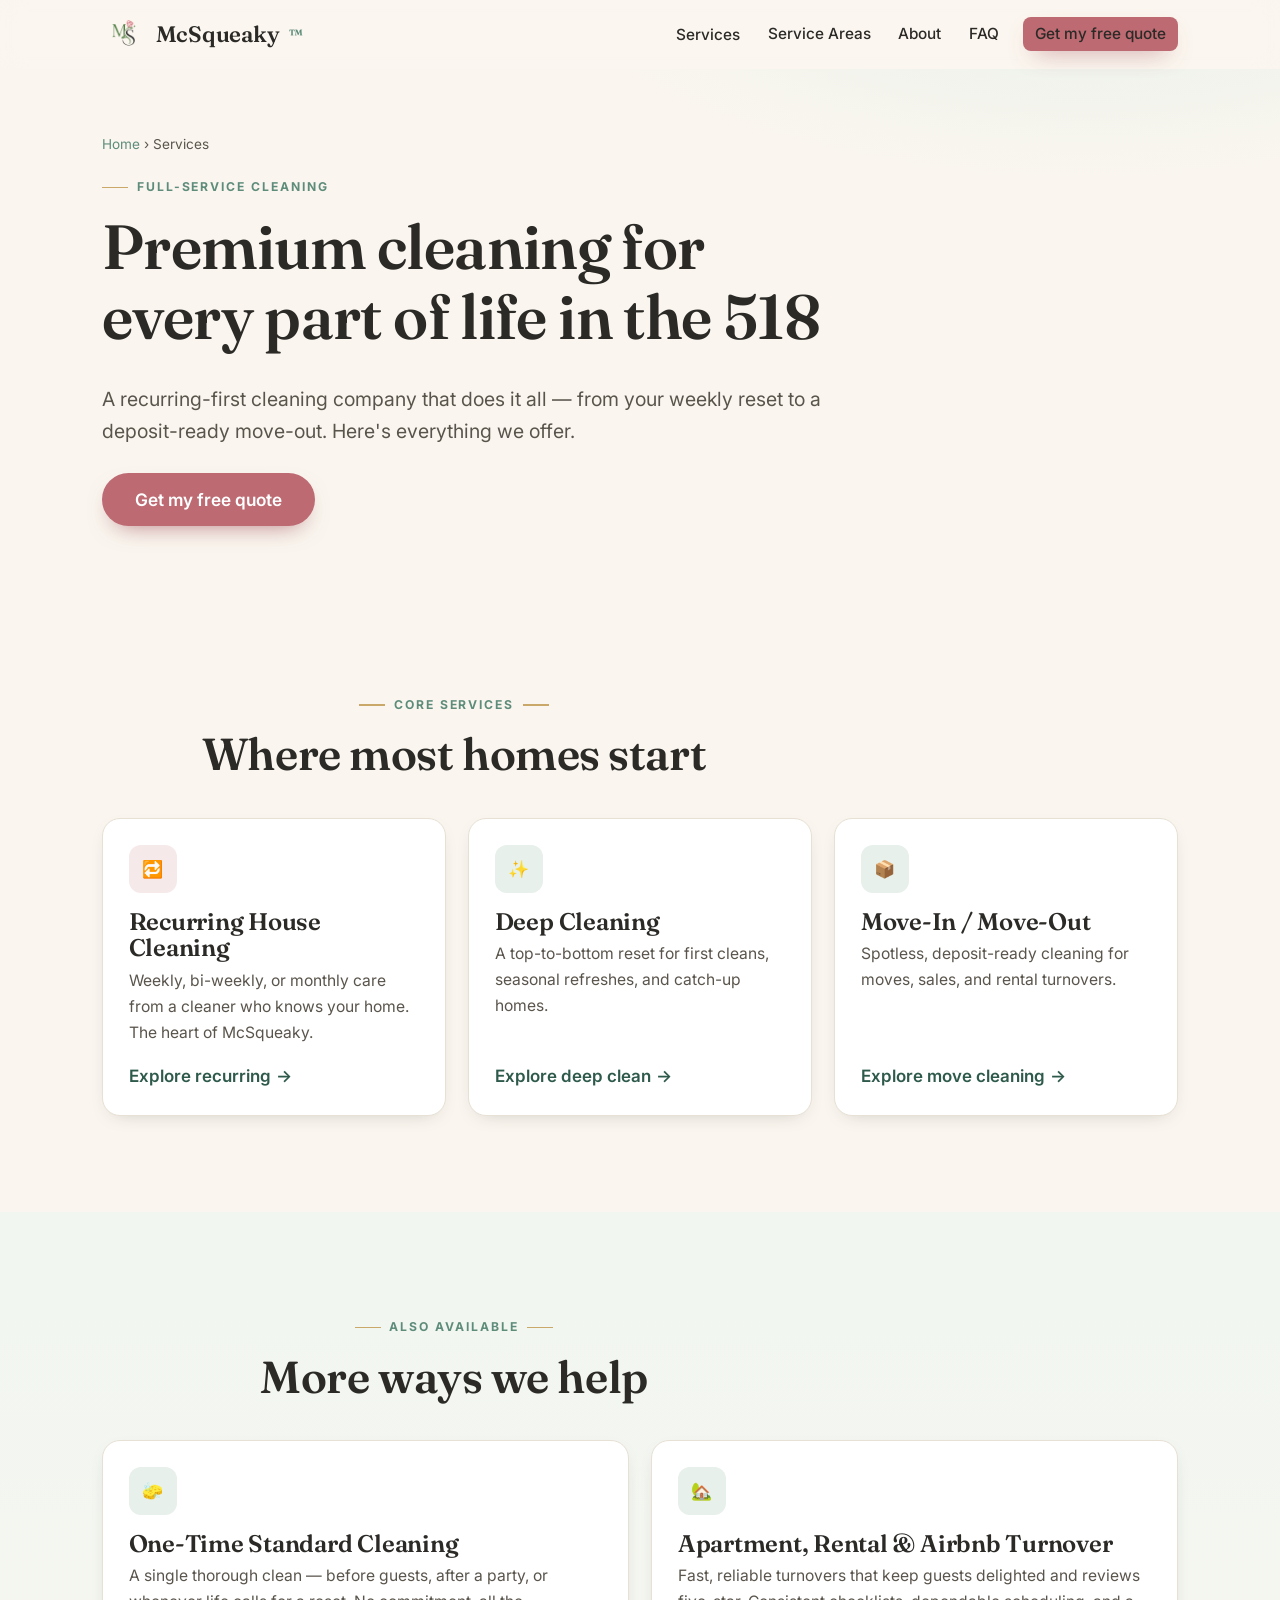
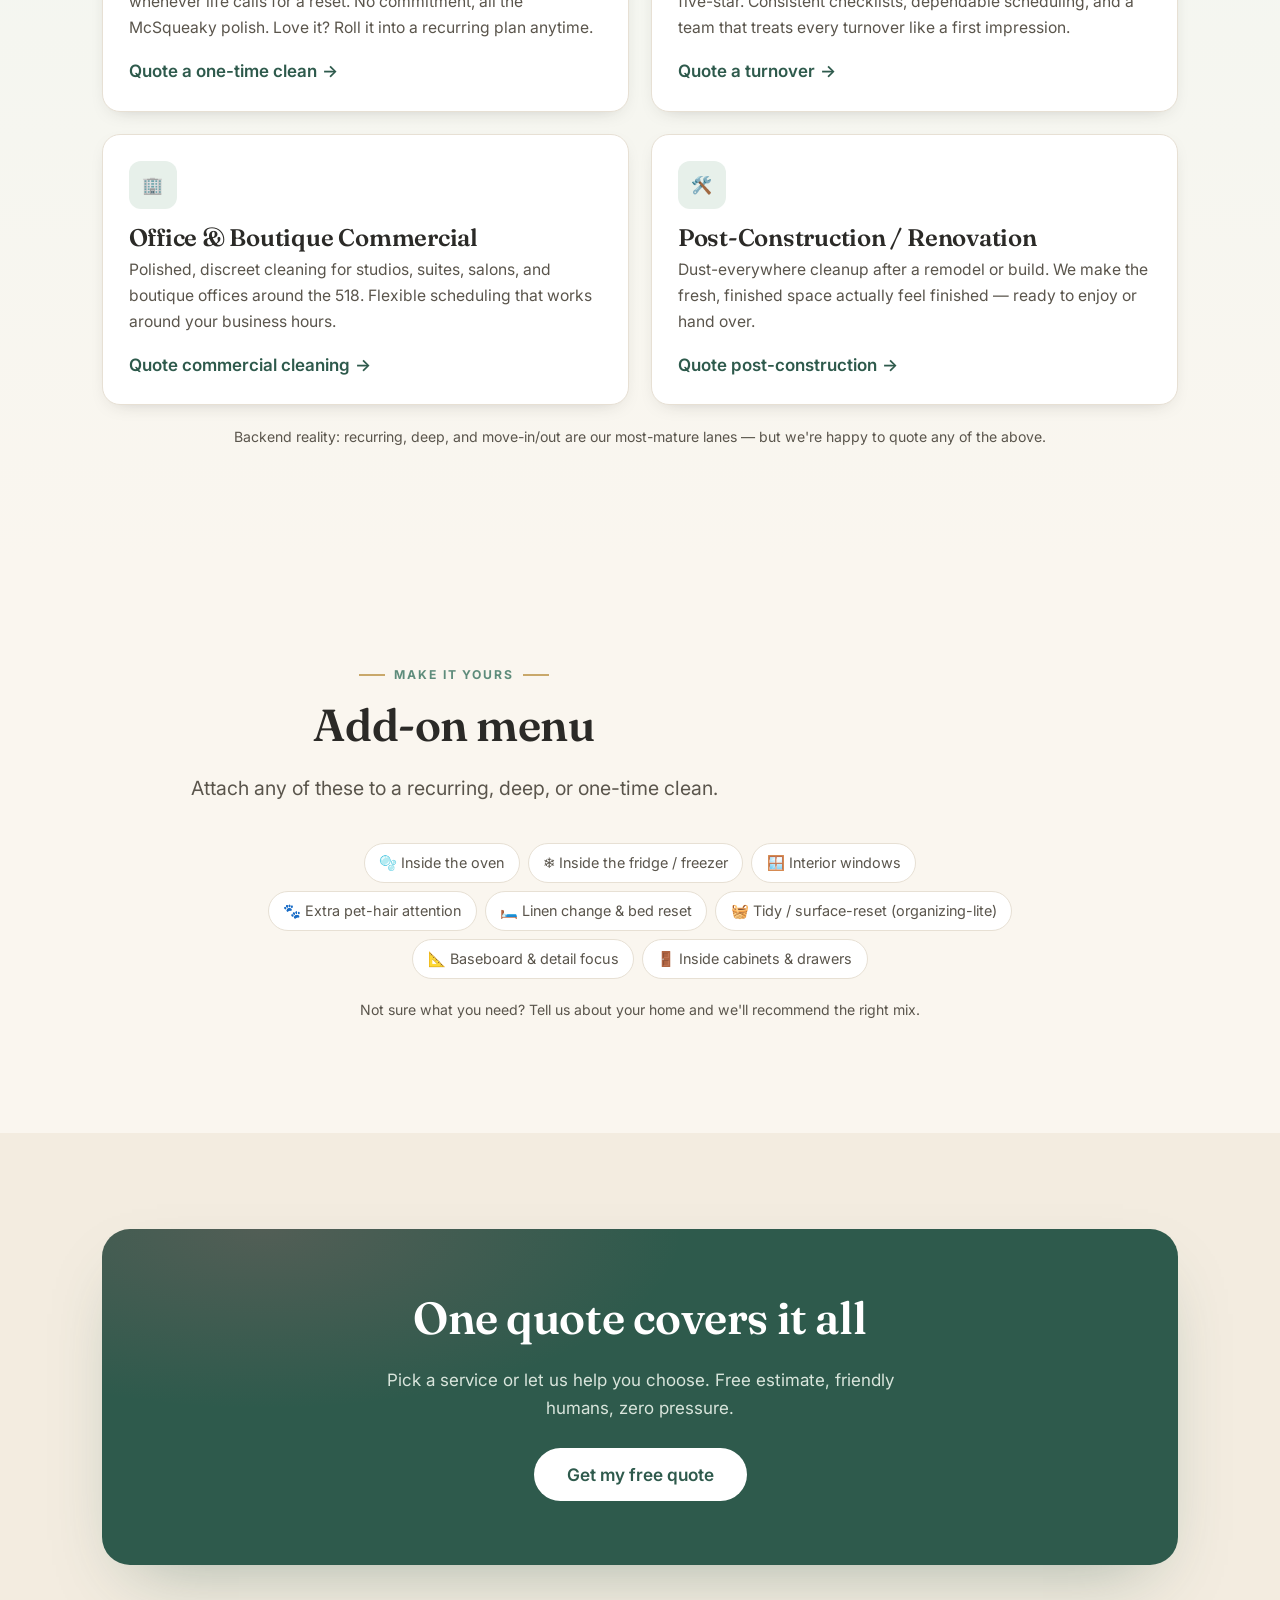
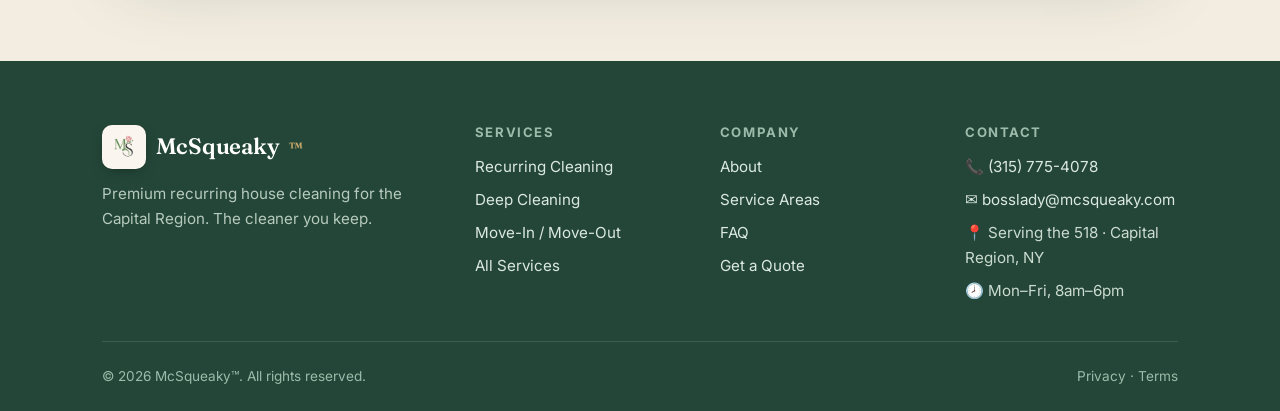
<file: services.html>
<!DOCTYPE html>
<html lang="en">
<head>
  <meta charset="UTF-8" />
  <meta name="viewport" content="width=device-width, initial-scale=1" />
  <title>Cleaning Services in the Capital Region (518) | McSqueaky™</title>
  <meta name="description" content="McSqueaky's full cleaning menu for the 518: recurring house cleaning, deep cleaning, move-in/move-out, one-time cleans, rental & Airbnb turnover, office cleaning, post-construction & add-ons." />
  <link rel="canonical" href="https://mcsqueaky.com/services.html" />
  <meta name="theme-color" content="#2E5A4C" />
  <meta property="og:title" content="Cleaning Services · McSqueaky™ (518 Capital Region)" />
  <meta property="og:description" content="A full-service cleaning company with a recurring-first heart. See the full menu." />
  <meta property="og:type" content="website" />
  <meta property="og:url" content="https://mcsqueaky.com/services.html" />
  <link rel="icon" href="/assets/favicon.png" sizes="any" />
  <link rel="apple-touch-icon" href="/assets/apple-touch-icon.png" />
  <link rel="manifest" href="/site.webmanifest" />
  <link rel="preconnect" href="https://fonts.googleapis.com" />
  <link rel="preconnect" href="https://fonts.gstatic.com" crossorigin />
  <link href="https://fonts.googleapis.com/css2?family=Fraunces:opsz,wght@9..144,500;9..144,600&family=Inter:wght@400;500;600;700&display=swap" rel="stylesheet" />
  <link rel="stylesheet" href="/styles.css" />
</head>
<body>
  <a class="skip-link" href="#main">Skip to content</a>
  <header class="site-header">
    <div class="wrap nav">
      <a class="brand" href="/" aria-label="McSqueaky home"><img class="brand-mark" src="/assets/logo.png" alt="McSqueaky logo" width="44" height="44" />McSqueaky<span class="tm">™</span></a>
      <button class="nav-toggle" aria-label="Open menu" aria-controls="primary-nav" aria-expanded="false"><span></span></button>
      <nav id="primary-nav" aria-label="Primary">
        <span class="has-sub"><a href="/services.html">Services</a><span class="submenu"><a href="/recurring-cleaning.html">Recurring Cleaning</a><a href="/deep-cleaning.html">Deep Cleaning</a><a href="/move-in-move-out.html">Move-In / Move-Out</a><a href="/services.html">All services →</a></span></span>
        <a href="/service-areas.html">Service Areas</a>
        <a href="/about.html">About</a>
        <a href="/faq.html">FAQ</a>
        <a class="btn btn-primary nav-cta" href="/quote.html">Get my free quote</a>
      </nav>
    </div>
  </header>

  <main id="main">
    <section class="page-hero">
      <div class="wrap">
        <p class="breadcrumb"><a href="/">Home</a> › Services</p>
        <span class="eyebrow">Full-service cleaning</span>
        <h1>Premium cleaning for every part of life in the 518</h1>
        <p class="lede">A recurring-first cleaning company that does it all — from your weekly reset to a deposit-ready move-out. Here's everything we offer.</p>
        <div class="hero-actions"><a class="btn btn-primary btn-lg" href="/quote.html">Get my free quote</a></div>
      </div>
    </section>

    <!-- Core services -->
    <section class="section">
      <div class="wrap">
        <div class="section-head center"><span class="eyebrow">Core services</span><h2>Where most homes start</h2></div>
        <div class="grid grid-3">
          <article class="card card--feature"><div class="ico">🔁</div><h3>Recurring House Cleaning</h3><p>Weekly, bi-weekly, or monthly care from a cleaner who knows your home. The heart of McSqueaky.</p><a class="card-link" href="/recurring-cleaning.html">Explore recurring</a></article>
          <article class="card"><div class="ico">✨</div><h3>Deep Cleaning</h3><p>A top-to-bottom reset for first cleans, seasonal refreshes, and catch-up homes.</p><a class="card-link" href="/deep-cleaning.html">Explore deep clean</a></article>
          <article class="card"><div class="ico">📦</div><h3>Move-In / Move-Out</h3><p>Spotless, deposit-ready cleaning for moves, sales, and rental turnovers.</p><a class="card-link" href="/move-in-move-out.html">Explore move cleaning</a></article>
        </div>
      </div>
    </section>

    <!-- Additional services -->
    <section class="section band-tint">
      <div class="wrap">
        <div class="section-head center"><span class="eyebrow">Also available</span><h2>More ways we help</h2></div>
        <div class="grid grid-2">
          <article class="card" id="one-time"><div class="ico">🧽</div><h3>One-Time Standard Cleaning</h3><p>A single thorough clean — before guests, after a party, or whenever life calls for a reset. No commitment, all the McSqueaky polish. Love it? Roll it into a recurring plan anytime.</p><a class="card-link" href="/quote.html">Quote a one-time clean</a></article>
          <article class="card" id="turnover"><div class="ico">🏡</div><h3>Apartment, Rental &amp; Airbnb Turnover</h3><p>Fast, reliable turnovers that keep guests delighted and reviews five-star. Consistent checklists, dependable scheduling, and a team that treats every turnover like a first impression.</p><a class="card-link" href="/quote.html">Quote a turnover</a></article>
          <article class="card" id="commercial"><div class="ico">🏢</div><h3>Office &amp; Boutique Commercial</h3><p>Polished, discreet cleaning for studios, suites, salons, and boutique offices around the 518. Flexible scheduling that works around your business hours.</p><a class="card-link" href="/quote.html">Quote commercial cleaning</a></article>
          <article class="card" id="post-construction"><div class="ico">🛠️</div><h3>Post-Construction / Renovation</h3><p>Dust-everywhere cleanup after a remodel or build. We make the fresh, finished space actually feel finished — ready to enjoy or hand over.</p><a class="card-link" href="/quote.html">Quote post-construction</a></article>
        </div>
        <p class="price-note">Backend reality: recurring, deep, and move-in/out are our most-mature lanes — but we're happy to quote any of the above.</p>
      </div>
    </section>

    <!-- Add-ons -->
    <section class="section" id="addons">
      <div class="wrap">
        <div class="section-head center"><span class="eyebrow">Make it yours</span><h2>Add-on menu</h2><p class="lede center">Attach any of these to a recurring, deep, or one-time clean.</p></div>
        <ul class="pills" style="justify-content:center;max-width:760px;margin-inline:auto">
          <li>🫧 Inside the oven</li><li>❄️ Inside the fridge / freezer</li><li>🪟 Interior windows</li><li>🐾 Extra pet-hair attention</li><li>🛏️ Linen change &amp; bed reset</li><li>🧺 Tidy / surface-reset (organizing-lite)</li><li>📐 Baseboard &amp; detail focus</li><li>🚪 Inside cabinets &amp; drawers</li>
        </ul>
        <p class="price-note">Not sure what you need? Tell us about your home and we'll recommend the right mix.</p>
      </div>
    </section>

    <section class="section band-cream"><div class="wrap"><div class="cta-band"><h2>One quote covers it all</h2><p>Pick a service or let us help you choose. Free estimate, friendly humans, zero pressure.</p><div class="hero-actions"><a class="btn btn-light btn-lg" href="/quote.html">Get my free quote</a></div></div></div></section>
  </main>

  <footer class="site-footer">
    <div class="wrap">
      <div class="footer-grid">
        <div class="footer-about"><a class="brand" href="/"><img class="brand-mark brand-mark--chip" src="/assets/logo.png" alt="" width="40" height="40" />McSqueaky<span class="tm">™</span></a><p>Premium recurring house cleaning for the Capital Region. The cleaner you keep.</p></div>
        <div><h4>Services</h4><ul><li><a href="/recurring-cleaning.html">Recurring Cleaning</a></li><li><a href="/deep-cleaning.html">Deep Cleaning</a></li><li><a href="/move-in-move-out.html">Move-In / Move-Out</a></li><li><a href="/services.html">All Services</a></li></ul></div>
        <div><h4>Company</h4><ul><li><a href="/about.html">About</a></li><li><a href="/service-areas.html">Service Areas</a></li><li><a href="/faq.html">FAQ</a></li><li><a href="/quote.html">Get a Quote</a></li></ul></div>
        <div class="footer-contact"><h4>Contact</h4><ul><li><a href="tel:+13157754078">📞 (315) 775-4078</a></li><li><a href="mailto:bosslady@mcsqueaky.com">✉️ bosslady@mcsqueaky.com</a></li><li>📍 Serving the 518 · Capital Region, NY</li><li>🕗 Mon–Fri, 8am–6pm</li></ul></div>
      </div>
      <div class="footer-bottom"><span>© <span id="year">2026</span> McSqueaky™. All rights reserved.</span><span><a href="/privacy.html">Privacy</a> · <a href="/terms.html">Terms</a></span></div>
    </div>
  </footer>
  <script src="/script.js" defer></script>
</body>
</html>
</file>
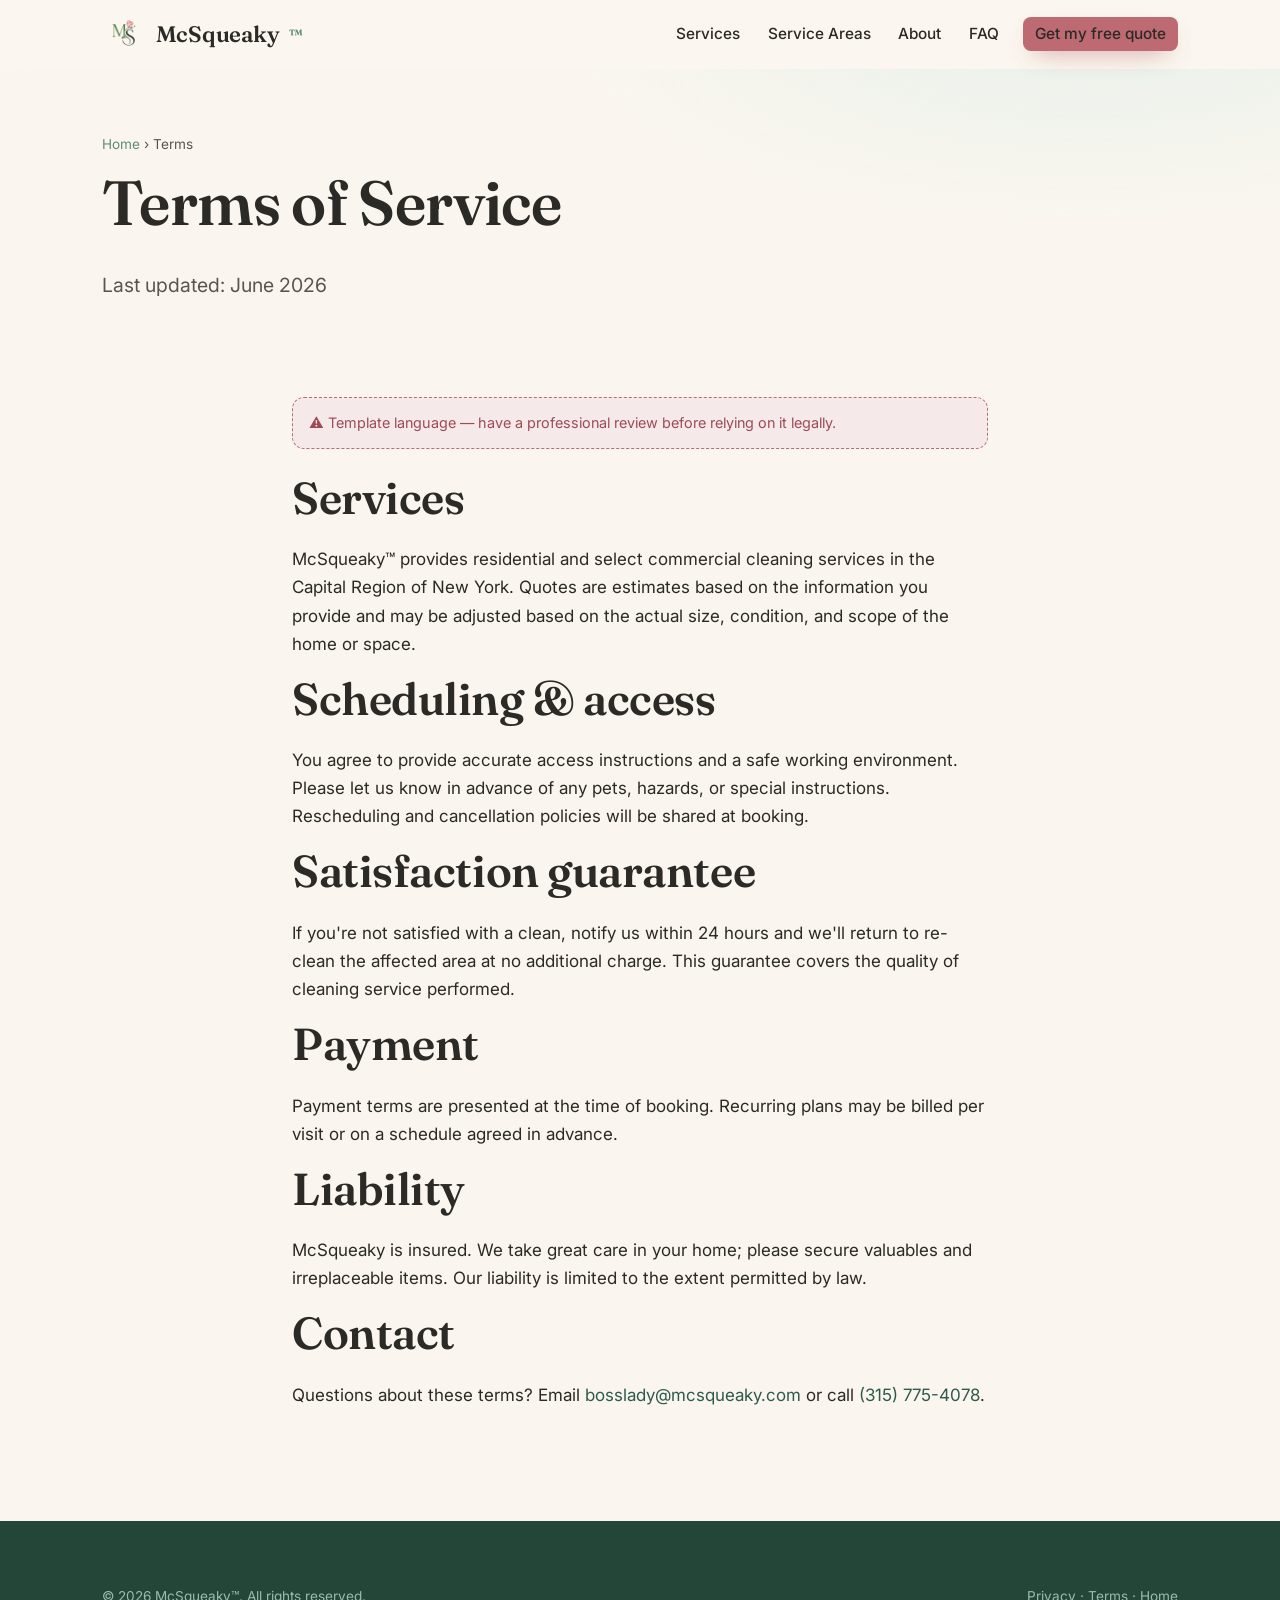
<file: terms.html>
<!DOCTYPE html>
<html lang="en">
<head>
  <meta charset="UTF-8" />
  <meta name="viewport" content="width=device-width, initial-scale=1" />
  <title>Terms of Service | McSqueaky™</title>
  <meta name="description" content="The terms that govern use of the McSqueaky website and services." />
  <link rel="canonical" href="https://mcsqueaky.com/terms.html" />
  <meta name="robots" content="noindex, follow" />
  <meta name="theme-color" content="#2E5A4C" />
  <link rel="icon" href="/assets/favicon.png" sizes="any" />
  <link rel="apple-touch-icon" href="/assets/apple-touch-icon.png" />
  <link rel="preconnect" href="https://fonts.googleapis.com" />
  <link rel="preconnect" href="https://fonts.gstatic.com" crossorigin />
  <link href="https://fonts.googleapis.com/css2?family=Fraunces:opsz,wght@9..144,500;9..144,600&family=Inter:wght@400;500;600;700&display=swap" rel="stylesheet" />
  <link rel="stylesheet" href="/styles.css" />
</head>
<body>
  <a class="skip-link" href="#main">Skip to content</a>
  <header class="site-header">
    <div class="wrap nav">
      <a class="brand" href="/" aria-label="McSqueaky home"><img class="brand-mark" src="/assets/logo.png" alt="McSqueaky logo" width="44" height="44" />McSqueaky<span class="tm">™</span></a>
      <button class="nav-toggle" aria-label="Open menu" aria-controls="primary-nav" aria-expanded="false"><span></span></button>
      <nav id="primary-nav" aria-label="Primary">
        <a href="/services.html">Services</a>
        <a href="/service-areas.html">Service Areas</a>
        <a href="/about.html">About</a>
        <a href="/faq.html">FAQ</a>
        <a class="btn btn-primary nav-cta" href="/quote.html">Get my free quote</a>
      </nav>
    </div>
  </header>

  <main id="main">
    <section class="page-hero"><div class="wrap"><p class="breadcrumb"><a href="/">Home</a> › Terms</p><h1>Terms of Service</h1><p class="lede">Last updated: June 2026</p></div></section>
    <section class="section" style="padding-top:1rem"><div class="wrap" style="max-width:760px">
      <div class="note-banner" style="margin-bottom:1.5rem">⚠️ Template language — have a professional review before relying on it legally.</div>
      <h2>Services</h2>
      <p>McSqueaky™ provides residential and select commercial cleaning services in the Capital Region of New York. Quotes are estimates based on the information you provide and may be adjusted based on the actual size, condition, and scope of the home or space.</p>
      <h2>Scheduling &amp; access</h2>
      <p>You agree to provide accurate access instructions and a safe working environment. Please let us know in advance of any pets, hazards, or special instructions. Rescheduling and cancellation policies will be shared at booking.</p>
      <h2>Satisfaction guarantee</h2>
      <p>If you're not satisfied with a clean, notify us within 24 hours and we'll return to re-clean the affected area at no additional charge. This guarantee covers the quality of cleaning service performed.</p>
      <h2>Payment</h2>
      <p>Payment terms are presented at the time of booking. Recurring plans may be billed per visit or on a schedule agreed in advance.</p>
      <h2>Liability</h2>
      <p>McSqueaky is insured. We take great care in your home; please secure valuables and irreplaceable items. Our liability is limited to the extent permitted by law.</p>
      <h2>Contact</h2>
      <p>Questions about these terms? Email <a href="mailto:bosslady@mcsqueaky.com">bosslady@mcsqueaky.com</a> or call <a href="tel:+13157754078">(315) 775-4078</a>.</p>
    </div></section>
  </main>

  <footer class="site-footer"><div class="wrap"><div class="footer-bottom" style="border:none;margin:0;padding:0"><span>© <span id="year">2026</span> McSqueaky™. All rights reserved.</span><span><a href="/privacy.html">Privacy</a> · <a href="/terms.html">Terms</a> · <a href="/">Home</a></span></div></div></footer>
  <script src="/script.js" defer></script>
</body>
</html>
</file>
<file: styles.css>
/* =========================================================================
   McSqueaky™ — Premium feminine-clean design system
   Cream fields · elevated forest/eucalyptus green · restrained dusty-rose
   Serif display (Fraunces) + humanist body (Inter)
   ========================================================================= */

:root {
  /* Brand */
  --green:        #2E5A4C;   /* forest/eucalyptus — primary brand */
  --green-deep:   #234638;   /* hover / depth */
  --green-soft:   #5E8C7B;   /* secondary sage */
  --green-tint:   #E7F0EA;   /* pale wash */
  --green-tint-2: #F1F6F1;
  --rose:         #BD6A72;   /* dusty-rose accent — CTAs & micro-moments */
  --rose-deep:    #9E4B55;   /* rose hover */
  --rose-tint:    #F6E9EA;
  --gold:         #C9A86A;   /* restrained champagne hairline */

  /* Neutrals */
  --cream:        #FAF6EF;   /* page field */
  --cream-2:      #F3ECE0;   /* alt band */
  --white:        #FFFFFF;
  --ink:          #2B2A27;   /* charcoal text */
  --ink-soft:     #5A554C;   /* muted text */
  --line:         #E7E0D4;   /* warm border */

  /* Type */
  --serif: "Fraunces", Georgia, "Times New Roman", serif;
  --sans:  "Inter", system-ui, -apple-system, "Segoe UI", Roboto, sans-serif;

  /* Shape / depth */
  --radius:    18px;
  --radius-sm: 12px;
  --radius-lg: 28px;
  --shadow:    0 14px 40px -18px rgba(46, 90, 76, 0.30);
  --shadow-sm: 0 6px 20px -12px rgba(43, 42, 39, 0.35);
  --shadow-lg: 0 30px 70px -30px rgba(46, 90, 76, 0.40);

  --maxw: 1140px;
  --pad: clamp(1.1rem, 4vw, 2rem);
}

/* ---------- Reset ---------- */
*, *::before, *::after { box-sizing: border-box; }
html { scroll-behavior: smooth; -webkit-text-size-adjust: 100%; }
body {
  margin: 0;
  font-family: var(--sans);
  color: var(--ink);
  background: var(--cream);
  line-height: 1.65;
  font-size: 17px;
  -webkit-font-smoothing: antialiased;
  text-rendering: optimizeLegibility;
}
img { max-width: 100%; display: block; }
a { color: var(--green); text-decoration: none; }
a:hover { color: var(--green-deep); }
h1, h2, h3, h4 { font-family: var(--serif); font-weight: 600; line-height: 1.12; color: var(--ink); margin: 0 0 .5em; letter-spacing: -0.01em; }
h1 { font-size: clamp(2.3rem, 6vw, 3.9rem); }
h2 { font-size: clamp(1.8rem, 4.2vw, 2.8rem); }
h3 { font-size: clamp(1.2rem, 2.4vw, 1.5rem); }
p { margin: 0 0 1rem; }
:focus-visible { outline: 3px solid var(--green-soft); outline-offset: 2px; border-radius: 4px; }

/* ---------- Layout ---------- */
.wrap { width: 100%; max-width: var(--maxw); margin-inline: auto; padding-inline: var(--pad); }
.section { padding-block: clamp(3.2rem, 8vw, 6rem); }
.section--tight { padding-block: clamp(2.4rem, 5vw, 3.5rem); }
.band-cream  { background: var(--cream-2); }
.band-green  { background: var(--green); color: #EFF5F0; }
.band-tint   { background: linear-gradient(180deg, var(--green-tint-2), var(--cream)); }
.center { text-align: center; }
.eyebrow {
  font-family: var(--sans); font-weight: 700; font-size: .76rem;
  letter-spacing: .16em; text-transform: uppercase; color: var(--green-soft);
  display: inline-flex; align-items: center; gap: .55rem; margin-bottom: .9rem;
}
.eyebrow::before { content: ""; width: 26px; height: 1.5px; background: var(--gold); display: inline-block; }
.center .eyebrow::after { content: ""; width: 26px; height: 1.5px; background: var(--gold); display: inline-block; }
.lede { font-size: clamp(1.05rem, 2vw, 1.22rem); color: var(--ink-soft); max-width: 60ch; }
.center .lede { margin-inline: auto; }
.section-head { max-width: 64ch; margin-bottom: 2.4rem; }
.center .section-head { margin-inline: auto; }

/* ---------- Buttons ---------- */
.btn {
  display: inline-flex; align-items: center; justify-content: center; gap: .5rem;
  font-family: var(--sans); font-weight: 600; font-size: 1rem;
  padding: .85rem 1.5rem; border-radius: 999px; border: 1.5px solid transparent;
  cursor: pointer; transition: transform .15s ease, background .2s ease, box-shadow .2s ease, color .2s ease;
  line-height: 1; white-space: nowrap;
}
.btn:hover { transform: translateY(-2px); }
.btn-primary { background: var(--rose); color: #fff; box-shadow: 0 10px 24px -12px rgba(158, 75, 85, .8); }
.btn-primary:hover { background: var(--rose-deep); color: #fff; }
.btn-green { background: var(--green); color: #fff; }
.btn-green:hover { background: var(--green-deep); color: #fff; }
.btn-ghost { background: transparent; color: var(--green); border-color: var(--green); }
.btn-ghost:hover { background: var(--green); color: #fff; }
.btn-light { background: #fff; color: var(--green); }
.btn-light:hover { background: var(--cream); color: var(--green-deep); }
.btn-lg { padding: 1.05rem 2rem; font-size: 1.08rem; }
.btn-block { width: 100%; }

/* ---------- Header / nav ---------- */
.site-header {
  position: sticky; top: 0; z-index: 60;
  background: rgba(250, 246, 239, 0.82);
  backdrop-filter: saturate(140%) blur(12px);
  border-bottom: 1px solid transparent; transition: box-shadow .25s ease, border-color .25s ease;
}
.site-header.is-scrolled { box-shadow: var(--shadow-sm); border-color: var(--line); }
.nav { display: flex; align-items: center; justify-content: space-between; gap: 1rem; padding-block: .75rem; }
.brand { display: inline-flex; align-items: center; gap: .6rem; font-family: var(--serif); font-weight: 600; font-size: 1.4rem; color: var(--ink); letter-spacing: -.01em; }
.brand img, .brand-mark { width: 44px; height: 44px; object-fit: contain; display: block; }
.brand-mark--chip { width: 40px; height: 40px; background: var(--cream); border-radius: 10px; padding: 4px; box-shadow: 0 4px 14px -6px rgba(0,0,0,.5); }
.brand .tm { font-size: .6em; vertical-align: super; color: var(--green-soft); }
#primary-nav { display: flex; align-items: center; gap: .35rem; }
#primary-nav a { font-family: var(--sans); font-weight: 500; font-size: .96rem; color: var(--ink); padding: .5rem .7rem; border-radius: 8px; }
#primary-nav a:hover { background: var(--green-tint); color: var(--green-deep); }
#primary-nav .nav-cta { margin-left: .4rem; }
.has-sub { position: relative; }
.has-sub > .submenu { position: absolute; top: 100%; left: 0; min-width: 230px; background: #fff; border: 1px solid var(--line); border-radius: var(--radius-sm); box-shadow: var(--shadow); padding: .4rem; display: none; flex-direction: column; }
.has-sub:hover > .submenu, .has-sub:focus-within > .submenu { display: flex; }
.submenu a { padding: .55rem .7rem; }
.nav-toggle { display: none; background: none; border: 1.5px solid var(--line); border-radius: 10px; width: 44px; height: 42px; cursor: pointer; align-items: center; justify-content: center; }
.nav-toggle span, .nav-toggle span::before, .nav-toggle span::after { content: ""; display: block; width: 20px; height: 2px; background: var(--ink); position: relative; transition: .2s; }
.nav-toggle span::before { position: absolute; top: -6px; }
.nav-toggle span::after { position: absolute; top: 6px; }

@media (max-width: 900px) {
  .nav-toggle { display: inline-flex; }
  #primary-nav {
    position: fixed; inset: 0 0 0 auto; width: min(82vw, 340px);
    background: var(--cream); border-left: 1px solid var(--line);
    flex-direction: column; align-items: stretch; gap: .15rem;
    padding: 5rem 1.2rem 2rem; transform: translateX(100%); transition: transform .25s ease;
    box-shadow: var(--shadow-lg); overflow-y: auto;
  }
  #primary-nav.is-open { transform: translateX(0); }
  #primary-nav a { padding: .8rem .7rem; font-size: 1.05rem; border-bottom: 1px solid var(--line); border-radius: 0; }
  .has-sub > .submenu { position: static; display: flex; box-shadow: none; border: none; padding: 0 0 0 .8rem; }
  #primary-nav .nav-cta { margin: .8rem 0 0; }
}

/* ---------- Hero ---------- */
.hero { position: relative; overflow: hidden; background:
  radial-gradient(1200px 500px at 80% -10%, var(--green-tint) 0%, transparent 60%),
  radial-gradient(900px 500px at 0% 110%, var(--rose-tint) 0%, transparent 55%),
  var(--cream); }
.hero .wrap { display: grid; grid-template-columns: 1.05fr .95fr; gap: clamp(2rem, 5vw, 4rem); align-items: center; padding-block: clamp(3rem, 7vw, 5.5rem); }
.hero h1 { margin-bottom: .4em; }
.hero h1 .accent { color: var(--green); font-style: italic; }
.hero-actions { display: flex; flex-wrap: wrap; gap: .8rem; margin-top: 1.6rem; }
.hero-note { margin-top: 1.1rem; font-size: .92rem; color: var(--ink-soft); display: flex; align-items: center; gap: .5rem; }
.hero-media { position: relative; }
.hero-card {
  background: linear-gradient(160deg, #fff, var(--green-tint));
  border: 1px solid var(--line); border-radius: var(--radius-lg);
  box-shadow: var(--shadow-lg); padding: clamp(1.4rem, 3vw, 2.2rem); position: relative;
}
.hero-card .ribbon { position: absolute; top: -14px; right: 18px; background: var(--rose); color: #fff; font-size: .76rem; font-weight: 700; letter-spacing: .04em; padding: .4rem .9rem; border-radius: 999px; box-shadow: var(--shadow-sm); }
.hero-card h3 { font-family: var(--sans); font-weight: 700; font-size: .8rem; letter-spacing: .14em; text-transform: uppercase; color: var(--green-soft); }
.plan-row { display: flex; justify-content: space-between; align-items: baseline; padding: .7rem 0; border-bottom: 1px dashed var(--line); }
.plan-row:last-of-type { border-bottom: none; }
.plan-row b { font-family: var(--serif); font-size: 1.15rem; }
.plan-row .tag { font-size: .8rem; color: var(--rose-deep); font-weight: 700; }
.hero-photo { width: 100%; aspect-ratio: 4/5; border-radius: var(--radius-lg); object-fit: cover; box-shadow: var(--shadow-lg); }

@media (max-width: 860px) {
  .hero .wrap { grid-template-columns: 1fr; }
  .hero-media { order: -1; }
}

/* ---------- Trust bar ---------- */
.trustbar { background: var(--green); color: #EAF2EC; }
.trustbar .wrap { display: flex; flex-wrap: wrap; gap: .6rem 2rem; justify-content: center; padding-block: 1rem; font-size: .9rem; }
.trustbar span { display: inline-flex; align-items: center; gap: .5rem; opacity: .95; }
.trustbar svg { flex: none; }

/* ---------- Grid helpers ---------- */
.grid { display: grid; gap: 1.4rem; }
.grid-2 { grid-template-columns: repeat(2, 1fr); }
.grid-3 { grid-template-columns: repeat(3, 1fr); }
.grid-4 { grid-template-columns: repeat(4, 1fr); }
@media (max-width: 900px) { .grid-3, .grid-4 { grid-template-columns: repeat(2, 1fr); } }
@media (max-width: 620px) { .grid-2, .grid-3, .grid-4 { grid-template-columns: 1fr; } }

/* ---------- Cards ---------- */
.card {
  background: #fff; border: 1px solid var(--line); border-radius: var(--radius);
  padding: 1.6rem; box-shadow: var(--shadow-sm); transition: transform .18s ease, box-shadow .2s ease;
  display: flex; flex-direction: column;
}
.card:hover { transform: translateY(-4px); box-shadow: var(--shadow); }
.card .ico { width: 48px; height: 48px; border-radius: 12px; background: var(--green-tint); color: var(--green); display: grid; place-items: center; margin-bottom: 1rem; }
.card h3 { margin-bottom: .35rem; }
.card p { color: var(--ink-soft); font-size: .98rem; margin-bottom: 1rem; }
.card .card-link { margin-top: auto; font-weight: 600; display: inline-flex; align-items: center; gap: .35rem; }
.card .card-link::after { content: "→"; transition: transform .15s ease; }
.card:hover .card-link::after { transform: translateX(3px); }
.card--feature .ico { background: var(--rose-tint); color: var(--rose-deep); }

/* pill list */
.pills { display: flex; flex-wrap: wrap; gap: .5rem; list-style: none; padding: 0; margin: 0; }
.pills li { background: var(--white); border: 1px solid var(--line); border-radius: 999px; padding: .45rem .9rem; font-size: .9rem; color: var(--ink-soft); }
.pills--green li { background: var(--green-tint); border-color: transparent; color: var(--green-deep); }

/* checklist */
.checks { list-style: none; padding: 0; margin: 0; display: grid; gap: .65rem; }
.checks li { display: flex; gap: .65rem; align-items: flex-start; }
.checks li::before { content: ""; flex: none; width: 22px; height: 22px; margin-top: .1rem; border-radius: 50%; background: var(--green-tint) url("data:image/svg+xml,%3Csvg xmlns='http://www.w3.org/2000/svg' width='14' height='14' viewBox='0 0 24 24' fill='none' stroke='%232E5A4C' stroke-width='3' stroke-linecap='round' stroke-linejoin='round'%3E%3Cpolyline points='20 6 9 17 4 12'/%3E%3C/svg%3E") center / 14px no-repeat; }

/* ---------- Steps ---------- */
.steps { counter-reset: step; display: grid; gap: 1.4rem; }
.step { position: relative; background: #fff; border: 1px solid var(--line); border-radius: var(--radius); padding: 1.6rem 1.6rem 1.6rem 4.3rem; box-shadow: var(--shadow-sm); }
.step::before { counter-increment: step; content: counter(step); position: absolute; left: 1.2rem; top: 1.4rem; width: 2rem; height: 2rem; border-radius: 50%; background: var(--green); color: #fff; font-family: var(--serif); font-weight: 600; display: grid; place-items: center; }

/* ---------- Pricing ---------- */
.price-grid { display: grid; grid-template-columns: repeat(3, 1fr); gap: 1.4rem; align-items: stretch; }
@media (max-width: 820px) { .price-grid { grid-template-columns: 1fr; } }
.price-card { background: #fff; border: 1px solid var(--line); border-radius: var(--radius); padding: 1.8rem; box-shadow: var(--shadow-sm); display: flex; flex-direction: column; }
.price-card.is-featured { border: 2px solid var(--green); box-shadow: var(--shadow); position: relative; }
.price-card.is-featured::after { content: "Most popular"; position: absolute; top: -13px; left: 50%; transform: translateX(-50%); background: var(--rose); color: #fff; font-size: .74rem; font-weight: 700; letter-spacing: .04em; padding: .35rem .9rem; border-radius: 999px; }
.price-card .cadence { font-family: var(--sans); font-weight: 700; letter-spacing: .1em; text-transform: uppercase; font-size: .8rem; color: var(--green-soft); }
.price-card .amt { font-family: var(--serif); font-size: 2.4rem; line-height: 1; margin: .4rem 0; }
.price-card .amt small { font-size: .9rem; color: var(--ink-soft); font-family: var(--sans); }
.price-card ul { list-style: none; padding: 0; margin: 1rem 0 1.5rem; display: grid; gap: .55rem; }
.price-card li { display: flex; gap: .5rem; font-size: .96rem; color: var(--ink-soft); }
.price-card li::before { content: "✓"; color: var(--green); font-weight: 800; }
.price-card .btn { margin-top: auto; }
.price-note { font-size: .88rem; color: var(--ink-soft); text-align: center; margin-top: 1.2rem; }

/* ---------- Split feature ---------- */
.split { display: grid; grid-template-columns: 1fr 1fr; gap: clamp(2rem, 5vw, 4rem); align-items: center; }
.split.reverse .split-media { order: 2; }
@media (max-width: 820px) { .split { grid-template-columns: 1fr; } .split.reverse .split-media { order: 0; } }
.media-frame { border-radius: var(--radius-lg); overflow: hidden; box-shadow: var(--shadow-lg); border: 1px solid var(--line); background: var(--green-tint); aspect-ratio: 4/3; }
.media-frame img { width: 100%; height: 100%; object-fit: cover; }

/* ---------- Testimonials ---------- */
.quote-card { background: #fff; border: 1px solid var(--line); border-radius: var(--radius); padding: 1.7rem; box-shadow: var(--shadow-sm); display: flex; flex-direction: column; }
.quote-card .stars { color: var(--gold); letter-spacing: 2px; margin-bottom: .7rem; }
.quote-card blockquote { font-family: var(--serif); font-size: 1.12rem; line-height: 1.4; margin: 0 0 1rem; color: var(--ink); }
.quote-card .who { display: flex; align-items: center; gap: .7rem; margin-top: auto; }
.quote-card .avatar { width: 42px; height: 42px; border-radius: 50%; background: var(--green); color: #fff; display: grid; place-items: center; font-family: var(--serif); font-weight: 600; }
.quote-card .who b { display: block; }
.quote-card .who span { font-size: .85rem; color: var(--ink-soft); }

/* rating strip */
.rating-strip { display: flex; flex-wrap: wrap; gap: 1.5rem; align-items: center; justify-content: center; }
.rating-strip .num { font-family: var(--serif); font-size: 2.4rem; line-height: 1; color: var(--green); }
.rating-strip .stars { color: var(--gold); font-size: 1.3rem; letter-spacing: 2px; }

/* ---------- FAQ ---------- */
.faq-list { display: grid; gap: .8rem; max-width: 820px; margin-inline: auto; }
.faq-item { background: #fff; border: 1px solid var(--line); border-radius: var(--radius-sm); overflow: hidden; }
.faq-item > button { width: 100%; text-align: left; background: none; border: none; cursor: pointer; padding: 1.15rem 1.3rem; font-family: var(--serif); font-size: 1.1rem; color: var(--ink); display: flex; justify-content: space-between; align-items: center; gap: 1rem; }
.faq-item > button::after { content: "+"; font-family: var(--sans); font-size: 1.5rem; color: var(--green); transition: transform .2s ease; flex: none; }
.faq-item.is-open > button::after { transform: rotate(45deg); }
.faq-item .answer { max-height: 0; overflow: hidden; transition: max-height .3s ease; }
.faq-item.is-open .answer { max-height: 520px; }
.faq-item .answer p { padding: 0 1.3rem 1.2rem; color: var(--ink-soft); margin: 0; }

/* ---------- Forms ---------- */
.form-card { background: #fff; border: 1px solid var(--line); border-radius: var(--radius-lg); box-shadow: var(--shadow); padding: clamp(1.5rem, 4vw, 2.4rem); }
.field { margin-bottom: 1.05rem; }
.field label { display: block; font-weight: 600; font-size: .92rem; margin-bottom: .35rem; }
.field label .req { color: var(--rose-deep); }
.field input, .field select, .field textarea {
  width: 100%; padding: .8rem .9rem; font: inherit; color: var(--ink);
  background: var(--cream); border: 1.5px solid var(--line); border-radius: var(--radius-sm); transition: border-color .15s ease, box-shadow .15s ease;
}
.field input:focus, .field select:focus, .field textarea:focus { outline: none; border-color: var(--green-soft); box-shadow: 0 0 0 3px var(--green-tint); }
.field textarea { min-height: 120px; resize: vertical; }
.field-row { display: grid; grid-template-columns: 1fr 1fr; gap: 1rem; }
@media (max-width: 560px) { .field-row { grid-template-columns: 1fr; } }
.form-note { font-size: .9rem; color: var(--ink-soft); margin-top: .8rem; }
fieldset { border: none; padding: 0; margin: 0 0 1.05rem; }
.choice-grid { display: grid; grid-template-columns: repeat(2, 1fr); gap: .6rem; }
@media (max-width: 560px) { .choice-grid { grid-template-columns: 1fr; } }
.choice { position: relative; }
.choice input { position: absolute; opacity: 0; }
.choice span { display: block; border: 1.5px solid var(--line); border-radius: var(--radius-sm); padding: .7rem .85rem; cursor: pointer; font-size: .95rem; background: var(--cream); transition: .15s; }
.choice input:checked + span { border-color: var(--green); background: var(--green-tint); color: var(--green-deep); font-weight: 600; }

/* ---------- CTA band ---------- */
.cta-band { background:
  radial-gradient(700px 300px at 15% 0%, rgba(189,106,114,.25), transparent 60%),
  var(--green); color: #EFF5F0; text-align: center; border-radius: var(--radius-lg); padding: clamp(2.4rem, 6vw, 4rem); box-shadow: var(--shadow-lg); }
.cta-band h2 { color: #fff; }
.cta-band p { color: #D9E5DC; max-width: 52ch; margin-inline: auto; }
.cta-band .hero-actions { justify-content: center; }

/* ---------- Page hero (interior) ---------- */
.page-hero { background:
  radial-gradient(900px 360px at 85% -20%, var(--green-tint), transparent 60%),
  var(--cream); padding-block: clamp(2.4rem, 6vw, 4rem); }
.breadcrumb { font-size: .85rem; color: var(--ink-soft); margin-bottom: .8rem; }
.breadcrumb a { color: var(--green-soft); }
.page-hero h1 { max-width: 18ch; }
.page-hero .lede { margin-top: .6rem; }

/* ---------- Footer ---------- */
.site-footer { background: var(--green-deep); color: #CBDBD0; padding-block: clamp(2.6rem, 6vw, 4rem) 1.5rem; }
.site-footer a { color: #DCE9E1; }
.site-footer a:hover { color: #fff; }
.footer-grid { display: grid; grid-template-columns: 1.6fr 1fr 1fr 1fr; gap: 2rem; }
@media (max-width: 820px) { .footer-grid { grid-template-columns: 1fr 1fr; } }
@media (max-width: 520px) { .footer-grid { grid-template-columns: 1fr; } }
.site-footer .brand { color: #fff; margin-bottom: .8rem; }
.site-footer .brand .tm { color: var(--gold); }
.site-footer h4 { font-family: var(--sans); font-weight: 700; font-size: .82rem; letter-spacing: .12em; text-transform: uppercase; color: #9DBBAA; margin: 0 0 .9rem; }
.site-footer ul { list-style: none; padding: 0; margin: 0; display: grid; gap: .5rem; font-size: .95rem; }
.footer-about p { font-size: .95rem; color: #B6CABD; max-width: 34ch; }
.footer-contact a { display: inline-flex; align-items: center; gap: .5rem; }
.footer-bottom { border-top: 1px solid rgba(255,255,255,.12); margin-top: 2.4rem; padding-top: 1.4rem; display: flex; flex-wrap: wrap; gap: .6rem 1.5rem; justify-content: space-between; font-size: .85rem; color: #9DBBAA; }
.footer-bottom a { color: #9DBBAA; }

/* ---------- Misc ---------- */
.note-banner { background: var(--rose-tint); border: 1px dashed var(--rose); color: var(--rose-deep); border-radius: var(--radius-sm); padding: .8rem 1rem; font-size: .9rem; }
.skip-link { position: absolute; left: -999px; top: 0; background: #fff; padding: .6rem 1rem; border-radius: 0 0 8px 0; z-index: 100; }
.skip-link:focus { left: 0; }
.muted { color: var(--ink-soft); }
.mt-0 { margin-top: 0; } .mb-0 { margin-bottom: 0; }
.stack > * + * { margin-top: 1rem; }

@media (prefers-reduced-motion: reduce) {
  * { animation: none !important; transition: none !important; scroll-behavior: auto !important; }
}
</file>
